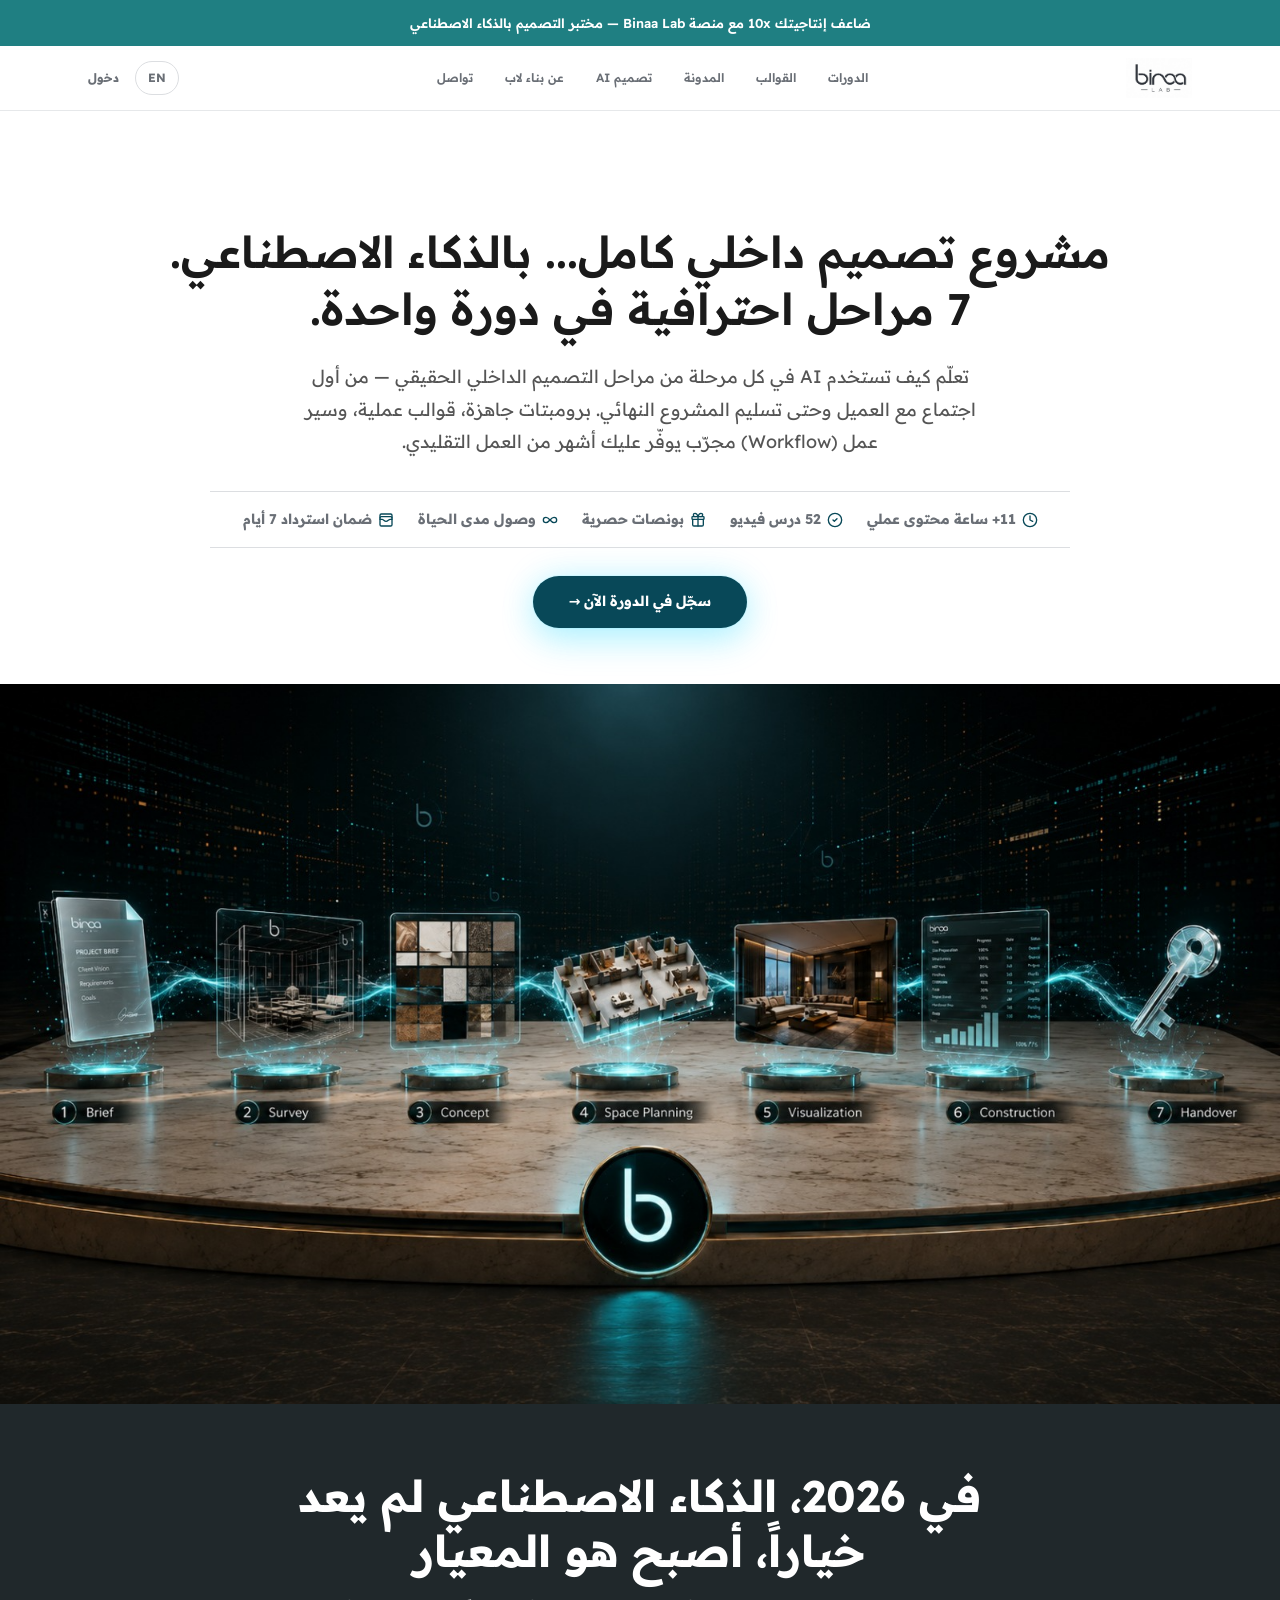
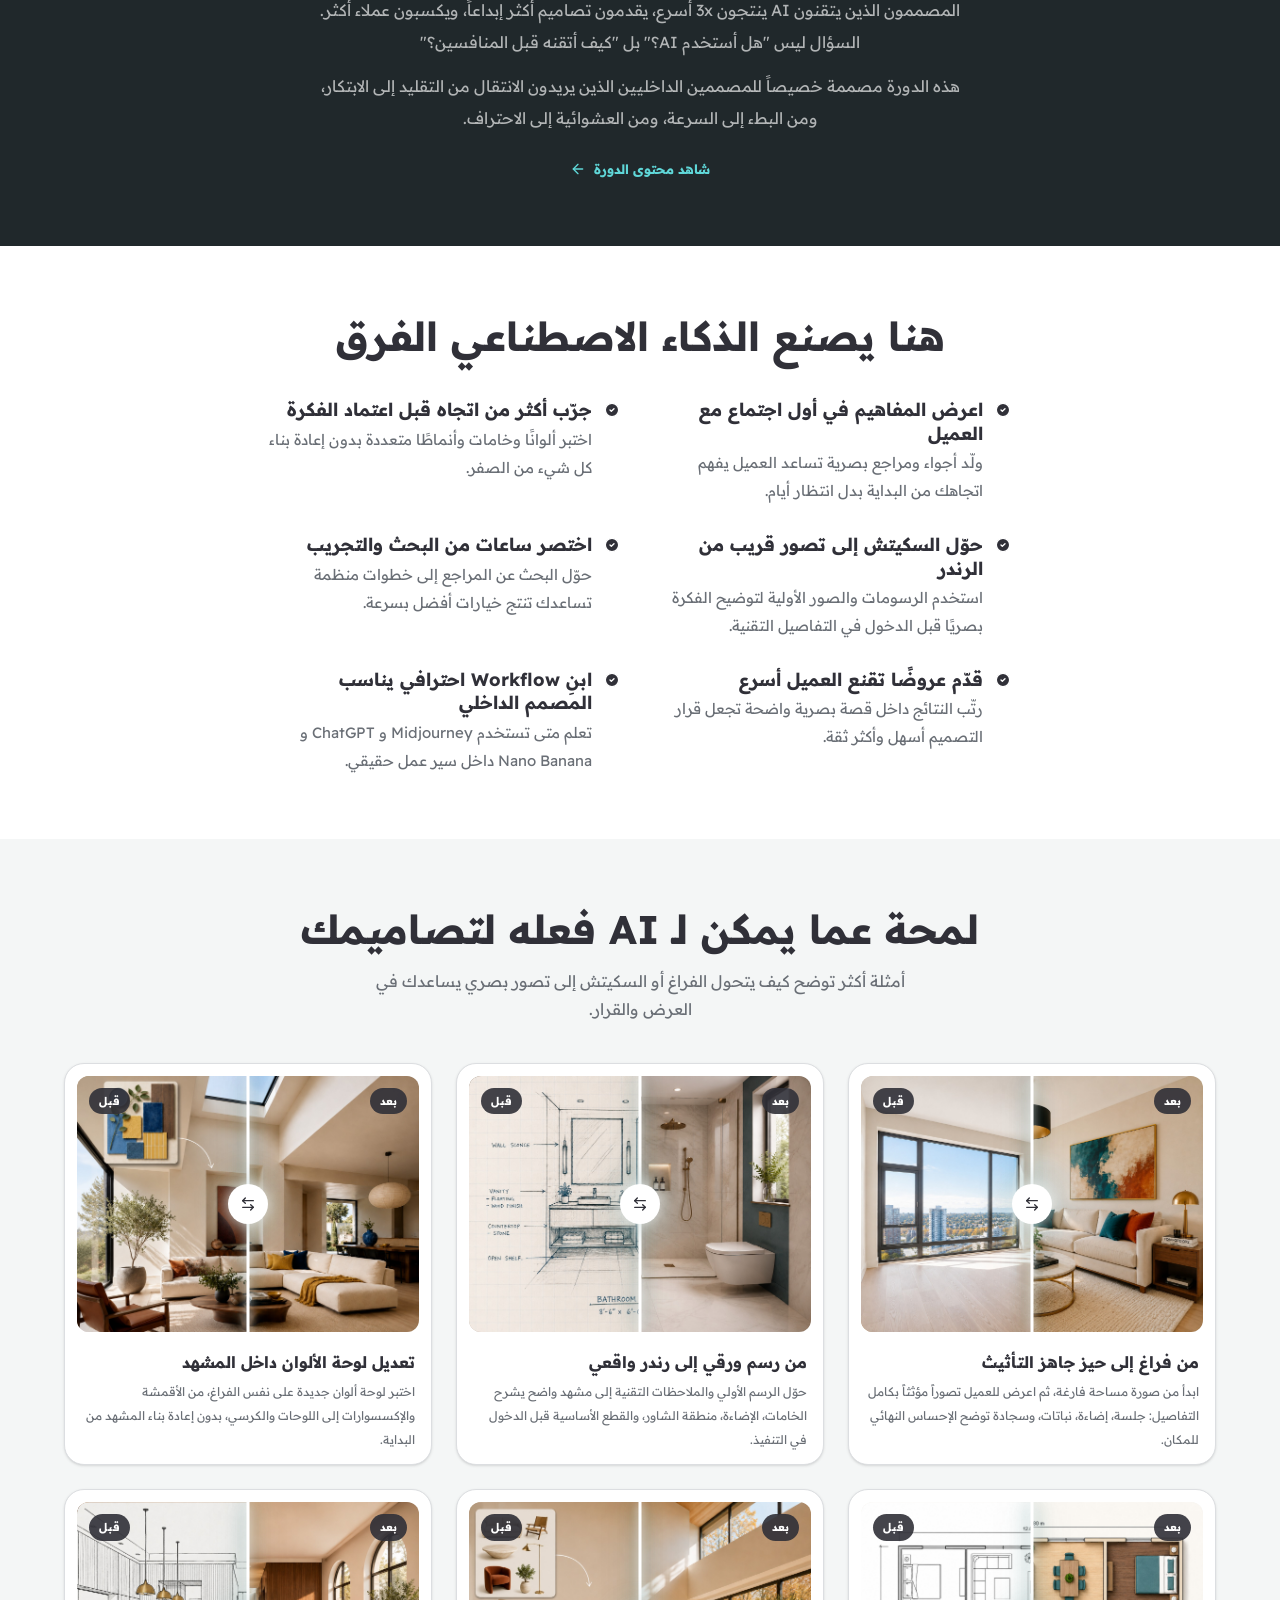
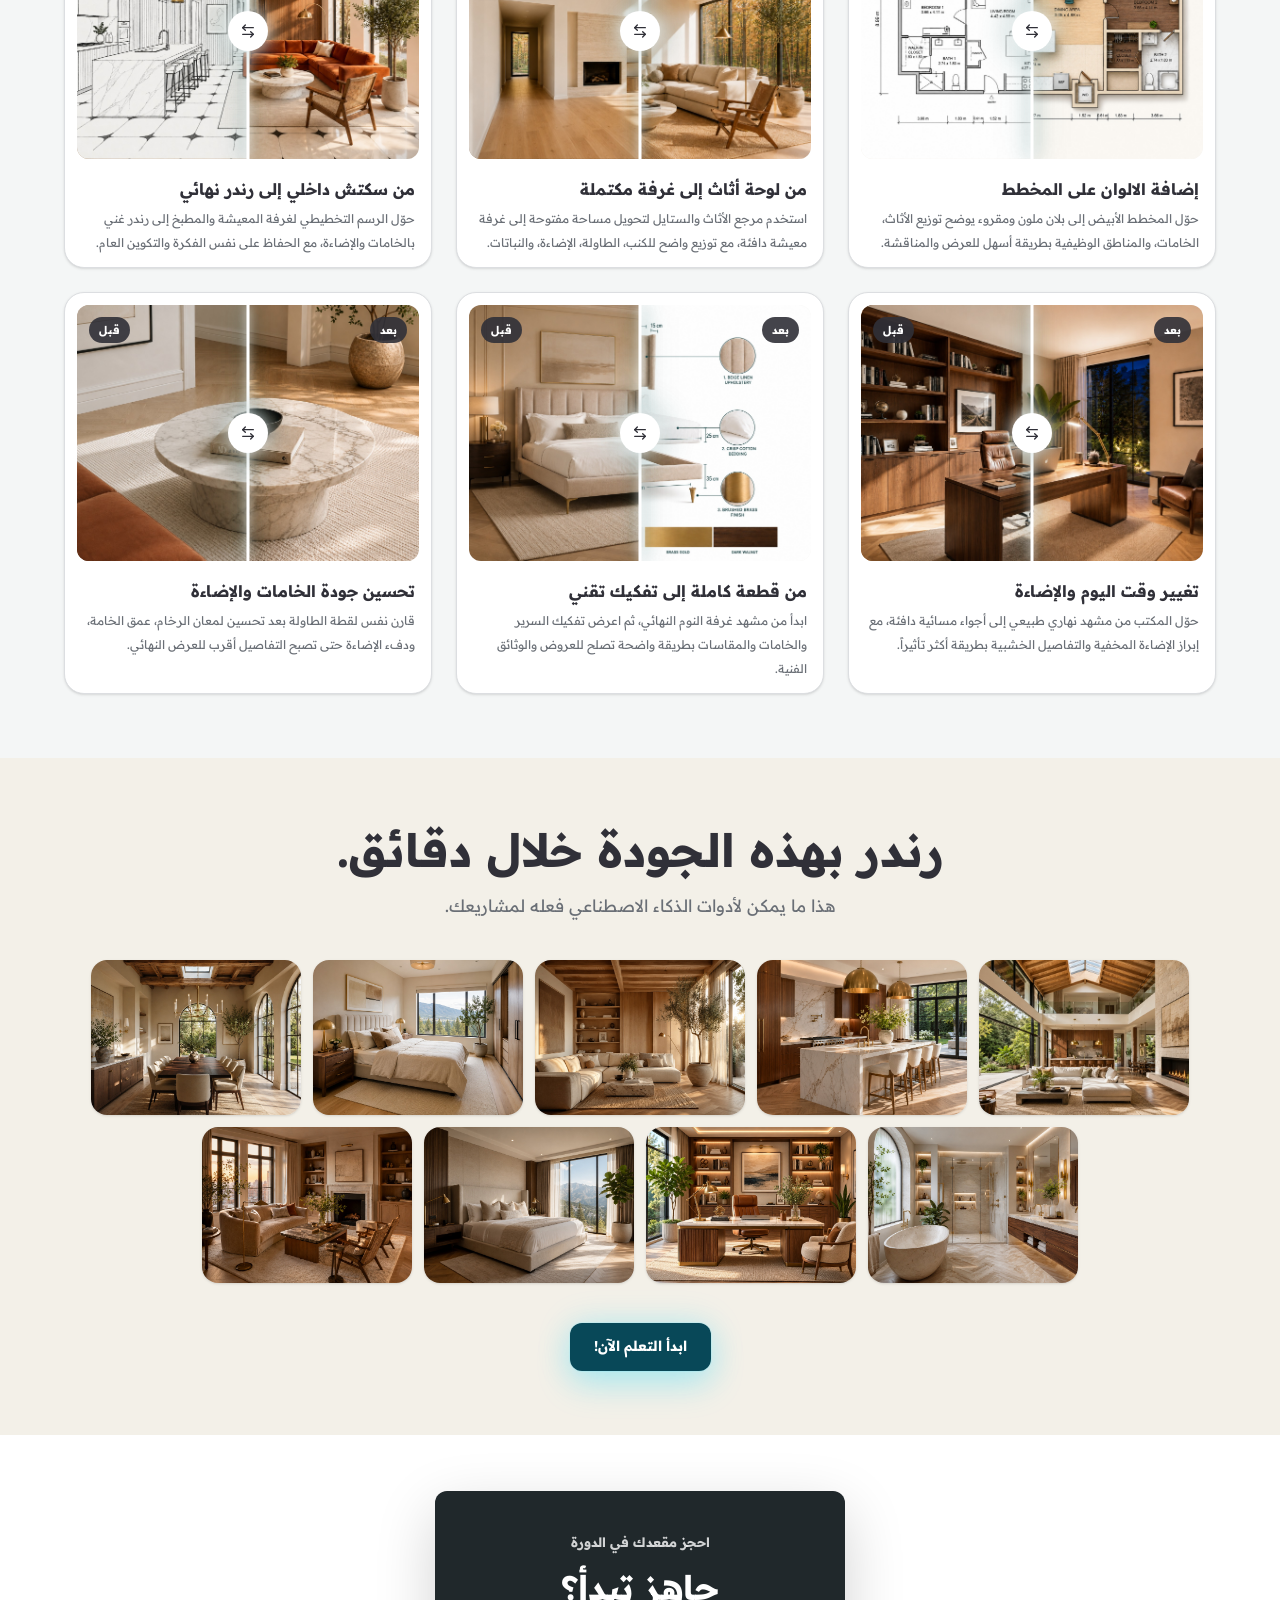
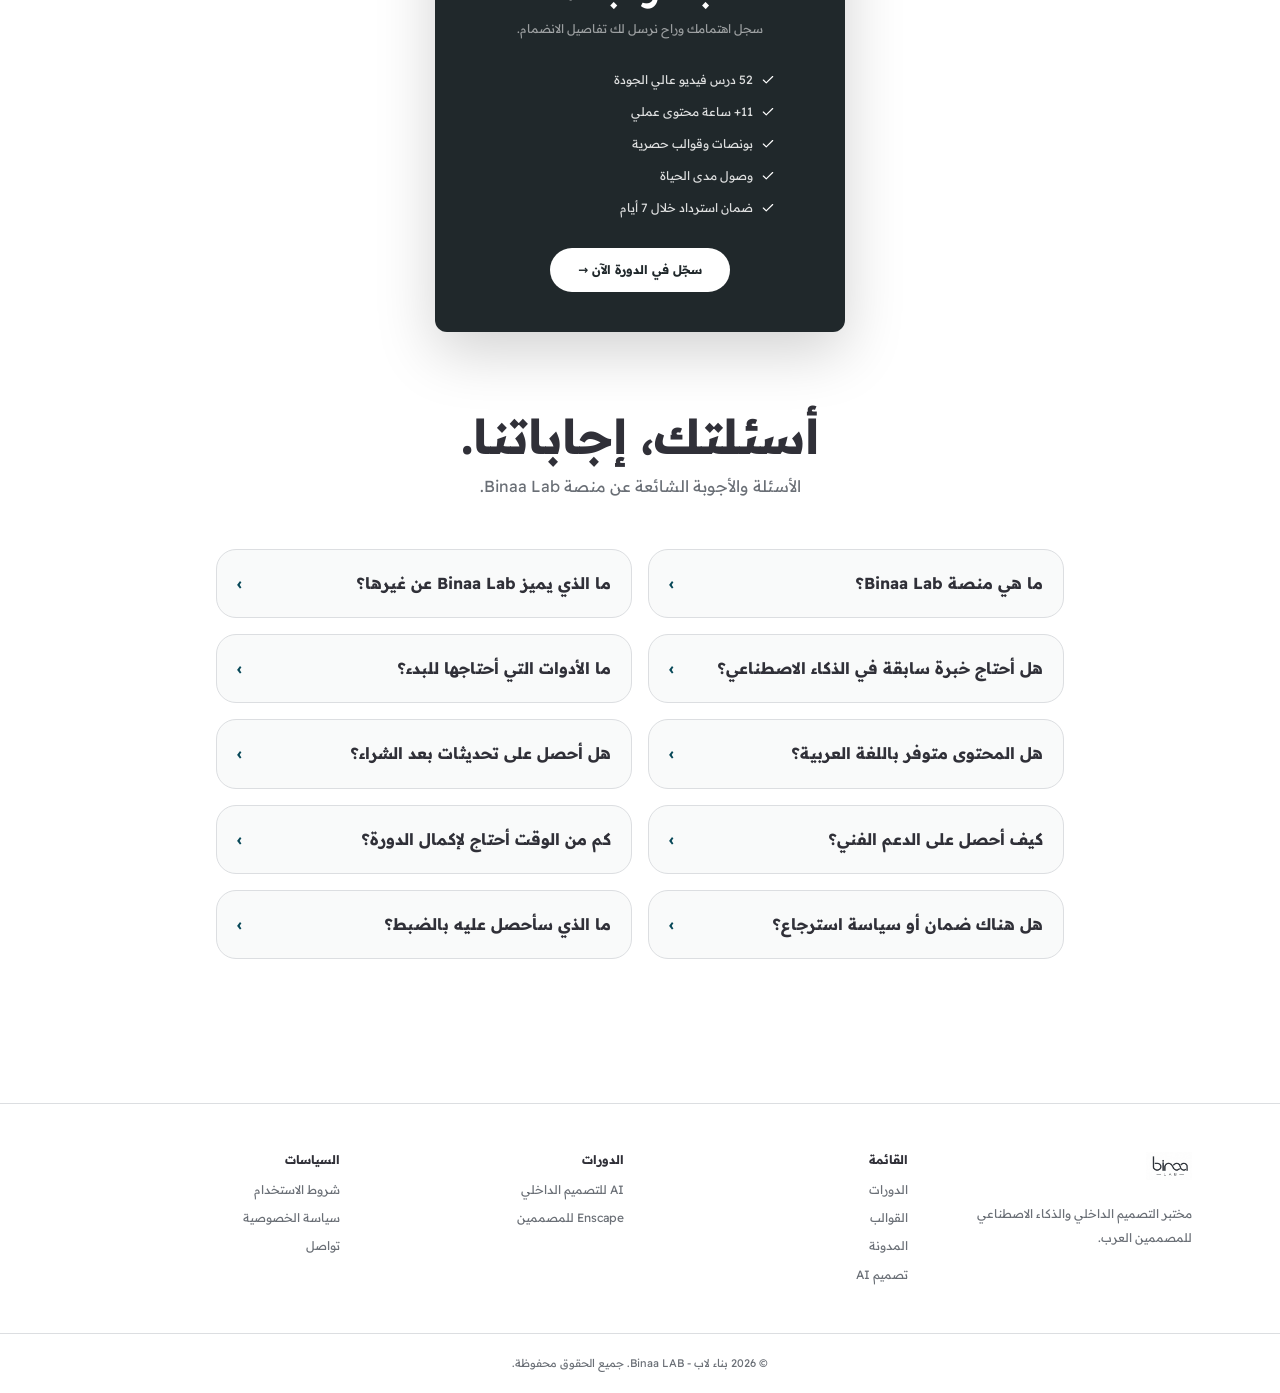
<file: index.html>
<!DOCTYPE html><!--EwN4Cjyn_r3hkE9xV3_Ey--><html lang="ar" dir="rtl"><head><meta charSet="utf-8"/><meta name="viewport" content="width=device-width, initial-scale=1"/><link rel="preload" as="image" href="/assets/binaa-wordmark.png"/><link rel="preload" as="image" href="/assets/home-process-banner.png"/><link rel="preload" as="image" href="/assets/ba-01-after-furnished-room.png"/><link rel="preload" as="image" href="/assets/ba-01-before-empty-room.png"/><link rel="preload" as="image" href="/assets/ba-02-after-bathroom-render.png"/><link rel="preload" as="image" href="/assets/ba-02-before-bathroom-sketch.png"/><link rel="preload" as="image" href="/assets/ba-03-after-color-variant.png"/><link rel="preload" as="image" href="/assets/ba-03-before-palette-room.png"/><link rel="preload" as="image" href="/assets/ba-04-after-floorplan-colored.png"/><link rel="preload" as="image" href="/assets/ba-04-before-floorplan-line.png"/><link rel="stylesheet" href="/_next/static/css/7488c791b925ef96.css" data-precedence="next"/><link rel="preload" as="script" fetchPriority="low" href="/_next/static/chunks/webpack-a838c8ca549dcc86.js"/><script src="/_next/static/chunks/4bd1b696-c023c6e3521b1417.js" async=""></script><script src="/_next/static/chunks/255-eb4aecc3ff015961.js" async=""></script><script src="/_next/static/chunks/main-app-ebe32dee2a16c26a.js" async=""></script><script src="/_next/static/chunks/app/layout-0f02dc0194362ed7.js" async=""></script><script src="/_next/static/chunks/341-deacf856971739ff.js" async=""></script><script src="/_next/static/chunks/923-3ef30d67379536fb.js" async=""></script><script src="/_next/static/chunks/942-0cb348a8f43d8602.js" async=""></script><script src="/_next/static/chunks/510-4171b8134e9dadf8.js" async=""></script><script src="/_next/static/chunks/app/page-607cf86d2c093fbf.js" async=""></script><link rel="preload" as="image" href="/assets/ba-05-after-furnished-living.png"/><link rel="preload" as="image" href="/assets/ba-05-before-furniture-board.png"/><link rel="preload" as="image" href="/assets/ba-06-after-kitchen-render.png"/><link rel="preload" as="image" href="/assets/ba-06-before-kitchen-sketch.png"/><link rel="preload" as="image" href="/assets/ba-07-after-office-night.png"/><link rel="preload" as="image" href="/assets/ba-07-before-office-day.png"/><link rel="preload" as="image" href="/assets/ba-08-before-bed-spec.png"/><link rel="preload" as="image" href="/assets/ba-08-after-bedroom-render.png"/><link rel="preload" as="image" href="/assets/ba-09-after-table-detail.png"/><link rel="preload" as="image" href="/assets/ba-09-before-table-detail.png"/><link rel="preconnect" href="https://fonts.googleapis.com"/><link rel="preconnect" href="https://fonts.gstatic.com" crossorigin="anonymous"/><title>binaa LAB - مختبر التصميم الداخلي بالذكاء الاصطناعي</title><meta name="description" content="تعلم كيف يستخدم مصممو الديكور الذكاء الاصطناعي لتوفير الوقت وتقديم تصاميم أفضل وتوسيع أعمالهم."/><meta property="og:title" content="binaa LAB - الذكاء الاصطناعي لمصممي الديكور"/><meta property="og:description" content="دورة عملية لمصممي الديكور الداخلي لاستخدام AI في توليد الأفكار، الرندر، والعروض."/><meta property="og:type" content="website"/><meta name="twitter:card" content="summary"/><meta name="twitter:title" content="binaa LAB - الذكاء الاصطناعي لمصممي الديكور"/><meta name="twitter:description" content="دورة عملية لمصممي الديكور الداخلي لاستخدام AI في توليد الأفكار، الرندر، والعروض."/><link href="https://fonts.googleapis.com/css2?family=Readex+Pro:wght@300;400;500;600;700&amp;display=swap" rel="stylesheet"/><script src="/_next/static/chunks/polyfills-42372ed130431b0a.js" noModule=""></script></head><body><div hidden=""><!--$--><!--/$--></div><div class="min-h-screen bg-background text-foreground" dir="rtl"><div class="bg-[#1f7f82] px-4 py-3 text-center text-[13px] font-semibold text-white">ضاعف إنتاجيتك 10x مع منصة Binaa Lab — مختبر التصميم بالذكاء الاصطناعي</div><header class="border-b border-border/70 bg-background"><nav class="mx-auto flex max-w-6xl items-center justify-between px-4 py-2.5 sm:px-6 md:py-3"><div class="flex w-full items-center justify-between gap-4 md:hidden"><button type="button" aria-label="دخول" class="inline-flex h-9 w-9 items-center justify-center rounded-full border border-border text-foreground transition hover:border-coral hover:text-coral" aria-haspopup="dialog" aria-expanded="false" data-state="closed"><svg xmlns="http://www.w3.org/2000/svg" width="24" height="24" viewBox="0 0 24 24" fill="none" stroke="currentColor" stroke-width="2" stroke-linecap="round" stroke-linejoin="round" class="lucide lucide-user-round h-4 w-4" aria-hidden="true"><circle cx="12" cy="8" r="5"></circle><path d="M20 21a8 8 0 0 0-16 0"></path></svg></button><a aria-label="binaa LAB" class="flex items-center justify-center" href="/"><img src="/assets/binaa-wordmark.png" alt="binaa LAB" class="h-10 w-auto object-contain"/></a><button type="button" aria-label="فتح القائمة" class="inline-flex h-9 w-9 items-center justify-center rounded-full border border-border text-foreground transition hover:border-coral hover:text-coral" aria-haspopup="dialog" aria-expanded="false" data-state="closed"><svg xmlns="http://www.w3.org/2000/svg" width="24" height="24" viewBox="0 0 24 24" fill="none" stroke="currentColor" stroke-width="2" stroke-linecap="round" stroke-linejoin="round" class="lucide lucide-menu h-4 w-4" aria-hidden="true"><path d="M4 5h16"></path><path d="M4 12h16"></path><path d="M4 19h16"></path></svg></button></div><a aria-label="binaa LAB" class="hidden items-center md:flex" href="/"><img src="/assets/binaa-wordmark.png" alt="binaa LAB" class="h-10 w-auto object-contain"/></a><ul class="hidden items-center gap-8 text-[12px] font-semibold text-muted-foreground md:flex"><li><a class="transition hover:text-coral" href="/courses">الدورات</a></li><li><a class="transition hover:text-coral" href="/templates">القوالب</a></li><li><a class="transition hover:text-coral" href="/blog">المدونة</a></li><li><a class="transition hover:text-coral" href="/ai-design">تصميم AI</a></li><li><a class="transition hover:text-coral" href="/about">عن بناء لاب</a></li><li><a class="transition hover:text-coral" href="/contact">تواصل</a></li></ul><div class="hidden items-center gap-4 md:flex"><button type="button" class="rounded-full border border-border px-3 py-1.5 text-[12px] font-bold text-muted-foreground transition hover:border-coral hover:text-coral">EN</button><button type="button" class="text-[12px] font-bold text-muted-foreground transition hover:text-coral" aria-haspopup="dialog" aria-expanded="false" data-state="closed">دخول</button></div></nav></header><main><section class="mx-auto max-w-[1320px] px-4 pb-14 pt-14 text-center sm:px-6 sm:pt-24 lg:pt-28"><h1 class="hero-title mx-auto max-w-[1120px]">مشروع تصميم داخلي كامل... بالذكاء الاصطناعي.<span class="block">7 مراحل احترافية في دورة واحدة.</span></h1><p class="hero-description">تعلّم كيف تستخدم AI في كل مرحلة من مراحل التصميم الداخلي الحقيقي — من أول اجتماع مع العميل وحتى تسليم المشروع النهائي. برومبتات جاهزة، قوالب عملية، وسير عمل (Workflow) مجرّب يوفّر عليك أشهر من العمل التقليدي.</p><div class="mx-auto mt-7 flex max-w-[860px] flex-wrap items-center justify-center gap-x-6 gap-y-3 border-y border-border py-4 text-[12px] font-bold text-muted-foreground sm:text-[14px]"><span class="inline-flex items-center gap-1.5"><svg xmlns="http://www.w3.org/2000/svg" width="24" height="24" viewBox="0 0 24 24" fill="none" stroke="currentColor" stroke-width="2" stroke-linecap="round" stroke-linejoin="round" class="lucide lucide-clock h-4 w-4 text-coral" aria-hidden="true"><circle cx="12" cy="12" r="10"></circle><path d="M12 6v6l4 2"></path></svg>11+ ساعة محتوى عملي</span><span class="inline-flex items-center gap-1.5"><svg xmlns="http://www.w3.org/2000/svg" width="24" height="24" viewBox="0 0 24 24" fill="none" stroke="currentColor" stroke-width="2" stroke-linecap="round" stroke-linejoin="round" class="lucide lucide-circle-check h-4 w-4 text-coral" aria-hidden="true"><circle cx="12" cy="12" r="10"></circle><path d="m9 12 2 2 4-4"></path></svg>52 درس فيديو</span><span class="inline-flex items-center gap-1.5"><svg xmlns="http://www.w3.org/2000/svg" width="24" height="24" viewBox="0 0 24 24" fill="none" stroke="currentColor" stroke-width="2" stroke-linecap="round" stroke-linejoin="round" class="lucide lucide-gift h-4 w-4 text-coral" aria-hidden="true"><path d="M12 7v14"></path><path d="M20 11v8a2 2 0 0 1-2 2H6a2 2 0 0 1-2-2v-8"></path><path d="M7.5 7a1 1 0 0 1 0-5A4.8 8 0 0 1 12 7a4.8 8 0 0 1 4.5-5 1 1 0 0 1 0 5"></path><rect x="3" y="7" width="18" height="4" rx="1"></rect></svg>بونصات حصرية</span><span class="inline-flex items-center gap-1.5"><svg xmlns="http://www.w3.org/2000/svg" width="24" height="24" viewBox="0 0 24 24" fill="none" stroke="currentColor" stroke-width="2" stroke-linecap="round" stroke-linejoin="round" class="lucide lucide-infinity h-4 w-4 text-coral" aria-hidden="true"><path d="M6 16c5 0 7-8 12-8a4 4 0 0 1 0 8c-5 0-7-8-12-8a4 4 0 1 0 0 8"></path></svg>وصول مدى الحياة</span><span class="inline-flex items-center gap-1.5"><svg xmlns="http://www.w3.org/2000/svg" width="24" height="24" viewBox="0 0 24 24" fill="none" stroke="currentColor" stroke-width="2" stroke-linecap="round" stroke-linejoin="round" class="lucide lucide-wallet-cards h-4 w-4 text-coral" aria-hidden="true"><rect width="18" height="18" x="3" y="3" rx="2"></rect><path d="M3 9a2 2 0 0 1 2-2h14a2 2 0 0 1 2 2"></path><path d="M3 11h3c.8 0 1.6.3 2.1.9l1.1.9c1.6 1.6 4.1 1.6 5.7 0l1.1-.9c.5-.5 1.3-.9 2.1-.9H21"></path></svg>ضمان استرداد 7 أيام</span></div><a class="turquoise-glow-btn mt-7 inline-flex items-center justify-center rounded-full bg-coral px-9 py-3.5 text-[14px] font-bold text-white transition hover:bg-coral/90" href="/contact">سجّل في الدورة الآن →</a></section><section class="w-full overflow-hidden"><img src="/assets/home-process-banner.png" alt="binaa LAB design workflow" class="block aspect-[16/9] w-full object-cover"/></section><section class="bg-[#20282b] px-4 py-14 text-center text-white sm:py-16"><div class="mx-auto max-w-[690px]"><h2 class="text-[30px] font-bold leading-tight sm:text-[44px]">في 2026، الذكاء الاصطناعي لم يعد خياراً، أصبح هو المعيار</h2><p class="mx-auto mt-4 max-w-[650px] text-[14px] leading-7 text-white/65 sm:text-[16px] sm:leading-8">المصممون الذين يتقنون AI ينتجون 3x أسرع، يقدمون تصاميم أكثر إبداعاً، ويكسبون عملاء أكثر. السؤال ليس &quot;هل أستخدم AI؟&quot; بل &quot;كيف أتقنه قبل المنافسين؟&quot;</p><p class="mx-auto mt-3 max-w-[650px] text-[14px] leading-7 text-white/65 sm:text-[16px] sm:leading-8">هذه الدورة مصممة خصيصاً للمصممين الداخليين الذين يريدون الانتقال من التقليد إلى الابتكار، ومن البطء إلى السرعة، ومن العشوائية إلى الاحتراف.</p><a class="mt-6 inline-flex items-center gap-2 text-[13px] font-bold text-[#5fd7d8] transition hover:text-[#8ee8e8]" href="/courses">شاهد محتوى الدورة<svg xmlns="http://www.w3.org/2000/svg" width="24" height="24" viewBox="0 0 24 24" fill="none" stroke="currentColor" stroke-width="2" stroke-linecap="round" stroke-linejoin="round" class="lucide lucide-arrow-left h-4 w-4" aria-hidden="true"><path d="m12 19-7-7 7-7"></path><path d="M19 12H5"></path></svg></a></div></section><section class="mx-auto max-w-[790px] px-4 py-14 text-center sm:px-6 sm:py-16"><h2 class="text-[28px] font-bold sm:text-[40px]">هنا يصنع الذكاء الاصطناعي الفرق</h2><div class="mt-9 grid gap-x-10 gap-y-7 text-right sm:grid-cols-2"><article class="grid grid-cols-[auto_1fr] gap-3"><svg xmlns="http://www.w3.org/2000/svg" width="24" height="24" viewBox="0 0 24 24" fill="none" stroke="currentColor" stroke-width="2" stroke-linecap="round" stroke-linejoin="round" class="lucide lucide-circle-check mt-1 h-4 w-4 fill-foreground text-background" aria-hidden="true"><circle cx="12" cy="12" r="10"></circle><path d="m9 12 2 2 4-4"></path></svg><div><h3 class="text-[16px] font-bold sm:text-[18px]">اعرض المفاهيم في أول اجتماع مع العميل</h3><p class="mt-1 text-[13px] leading-6 text-muted-foreground sm:text-[15px] sm:leading-7">ولّد أجواء ومراجع بصرية تساعد العميل يفهم اتجاهك من البداية بدل انتظار أيام.</p></div></article><article class="grid grid-cols-[auto_1fr] gap-3"><svg xmlns="http://www.w3.org/2000/svg" width="24" height="24" viewBox="0 0 24 24" fill="none" stroke="currentColor" stroke-width="2" stroke-linecap="round" stroke-linejoin="round" class="lucide lucide-circle-check mt-1 h-4 w-4 fill-foreground text-background" aria-hidden="true"><circle cx="12" cy="12" r="10"></circle><path d="m9 12 2 2 4-4"></path></svg><div><h3 class="text-[16px] font-bold sm:text-[18px]">جرّب أكثر من اتجاه قبل اعتماد الفكرة</h3><p class="mt-1 text-[13px] leading-6 text-muted-foreground sm:text-[15px] sm:leading-7">اختبر ألوانًا وخامات وأنماطًا متعددة بدون إعادة بناء كل شيء من الصفر.</p></div></article><article class="grid grid-cols-[auto_1fr] gap-3"><svg xmlns="http://www.w3.org/2000/svg" width="24" height="24" viewBox="0 0 24 24" fill="none" stroke="currentColor" stroke-width="2" stroke-linecap="round" stroke-linejoin="round" class="lucide lucide-circle-check mt-1 h-4 w-4 fill-foreground text-background" aria-hidden="true"><circle cx="12" cy="12" r="10"></circle><path d="m9 12 2 2 4-4"></path></svg><div><h3 class="text-[16px] font-bold sm:text-[18px]">حوّل السكيتش إلى تصور قريب من الرندر</h3><p class="mt-1 text-[13px] leading-6 text-muted-foreground sm:text-[15px] sm:leading-7">استخدم الرسومات والصور الأولية لتوضيح الفكرة بصريًا قبل الدخول في التفاصيل التقنية.</p></div></article><article class="grid grid-cols-[auto_1fr] gap-3"><svg xmlns="http://www.w3.org/2000/svg" width="24" height="24" viewBox="0 0 24 24" fill="none" stroke="currentColor" stroke-width="2" stroke-linecap="round" stroke-linejoin="round" class="lucide lucide-circle-check mt-1 h-4 w-4 fill-foreground text-background" aria-hidden="true"><circle cx="12" cy="12" r="10"></circle><path d="m9 12 2 2 4-4"></path></svg><div><h3 class="text-[16px] font-bold sm:text-[18px]">اختصر ساعات من البحث والتجريب</h3><p class="mt-1 text-[13px] leading-6 text-muted-foreground sm:text-[15px] sm:leading-7">حوّل البحث عن المراجع إلى خطوات منظمة تساعدك تنتج خيارات أفضل بسرعة.</p></div></article><article class="grid grid-cols-[auto_1fr] gap-3"><svg xmlns="http://www.w3.org/2000/svg" width="24" height="24" viewBox="0 0 24 24" fill="none" stroke="currentColor" stroke-width="2" stroke-linecap="round" stroke-linejoin="round" class="lucide lucide-circle-check mt-1 h-4 w-4 fill-foreground text-background" aria-hidden="true"><circle cx="12" cy="12" r="10"></circle><path d="m9 12 2 2 4-4"></path></svg><div><h3 class="text-[16px] font-bold sm:text-[18px]">قدّم عروضًا تقنع العميل أسرع</h3><p class="mt-1 text-[13px] leading-6 text-muted-foreground sm:text-[15px] sm:leading-7">رتّب النتائج داخل قصة بصرية واضحة تجعل قرار التصميم أسهل وأكثر ثقة.</p></div></article><article class="grid grid-cols-[auto_1fr] gap-3"><svg xmlns="http://www.w3.org/2000/svg" width="24" height="24" viewBox="0 0 24 24" fill="none" stroke="currentColor" stroke-width="2" stroke-linecap="round" stroke-linejoin="round" class="lucide lucide-circle-check mt-1 h-4 w-4 fill-foreground text-background" aria-hidden="true"><circle cx="12" cy="12" r="10"></circle><path d="m9 12 2 2 4-4"></path></svg><div><h3 class="text-[16px] font-bold sm:text-[18px]">ابنِ Workflow احترافي يناسب المصمم الداخلي</h3><p class="mt-1 text-[13px] leading-6 text-muted-foreground sm:text-[15px] sm:leading-7">تعلم متى تستخدم Midjourney و ChatGPT و Nano Banana داخل سير عمل حقيقي.</p></div></article></div></section><section class="bg-[#f4f6f6] px-4 py-14 sm:py-16"><div class="mx-auto max-w-6xl"><div class="text-center"><h2 class="text-[28px] font-bold sm:text-[40px]">لمحة عما يمكن لـ AI فعله لتصاميمك</h2><p class="mx-auto mt-3 max-w-[560px] text-[14px] leading-7 text-muted-foreground sm:text-[16px]">أمثلة أكثر توضح كيف يتحول الفراغ أو السكيتش إلى تصور بصري يساعدك في العرض والقرار.</p></div><div class="mt-10 grid gap-6 md:grid-cols-2 xl:grid-cols-3"><article class="rounded-2xl border border-border bg-background p-3 text-right shadow-sm transition duration-300 hover:-translate-y-1 hover:shadow-[0_18px_45px_rgba(26,95,95,0.12)]"><div dir="ltr" class="relative aspect-[4/3] w-full cursor-ew-resize touch-none select-none overflow-hidden rounded-lg bg-[#f7f6f2] "><img src="/assets/ba-01-after-furnished-room.png" alt="من فراغ إلى حيز جاهز التأثيث" draggable="false" class="absolute inset-0 h-full w-full object-contain"/><div class="absolute inset-0 overflow-hidden" style="clip-path:inset(0 50% 0 0)"><img src="/assets/ba-01-before-empty-room.png" alt="من فراغ إلى حيز جاهز التأثيث" draggable="false" class="absolute inset-0 h-full w-full object-contain"/></div><span class="absolute left-3 top-3 rounded-full bg-[#303038]/90 px-2.5 py-1 text-[11px] font-bold text-white">قبل</span><span class="absolute right-3 top-3 rounded-full bg-[#303038]/90 px-2.5 py-1 text-[11px] font-bold text-white">بعد</span><div class="pointer-events-none absolute inset-y-0 w-[3px] bg-white shadow-[0_0_8px_rgba(255,255,255,0.95),0_0_18px_rgba(26,95,95,0.75),0_0_36px_rgba(26,95,95,0.45)]" style="left:50%;transform:translateX(-50%)"></div><div class="pointer-events-none absolute top-1/2 flex h-10 w-10 -translate-x-1/2 -translate-y-1/2 items-center justify-center rounded-full bg-white text-foreground shadow-[0_0_18px_rgba(255,255,255,0.95),0_0_34px_rgba(26,95,95,0.45)]" style="left:50%"><svg xmlns="http://www.w3.org/2000/svg" width="24" height="24" viewBox="0 0 24 24" fill="none" stroke="currentColor" stroke-width="2" stroke-linecap="round" stroke-linejoin="round" class="lucide lucide-arrow-left-right h-4 w-4" aria-hidden="true"><path d="M8 3 4 7l4 4"></path><path d="M4 7h16"></path><path d="m16 21 4-4-4-4"></path><path d="M20 17H4"></path></svg></div></div><h3 class="mt-4 px-1 text-[16px] font-bold leading-7">من فراغ إلى حيز جاهز التأثيث</h3><p class="mt-1 px-1 text-[12px] leading-6 text-muted-foreground">ابدأ من صورة مساحة فارغة، ثم اعرض للعميل تصوراً مؤثثاً بكامل التفاصيل: جلسة، إضاءة، نباتات، وسجادة توضح الإحساس النهائي للمكان.</p></article><article class="rounded-2xl border border-border bg-background p-3 text-right shadow-sm transition duration-300 hover:-translate-y-1 hover:shadow-[0_18px_45px_rgba(26,95,95,0.12)]"><div dir="ltr" class="relative aspect-[4/3] w-full cursor-ew-resize touch-none select-none overflow-hidden rounded-lg bg-[#f7f6f2] "><img src="/assets/ba-02-after-bathroom-render.png" alt="من رسم ورقي إلى رندر واقعي" draggable="false" class="absolute inset-0 h-full w-full object-contain"/><div class="absolute inset-0 overflow-hidden" style="clip-path:inset(0 50% 0 0)"><img src="/assets/ba-02-before-bathroom-sketch.png" alt="من رسم ورقي إلى رندر واقعي" draggable="false" class="absolute inset-0 h-full w-full object-contain"/></div><span class="absolute left-3 top-3 rounded-full bg-[#303038]/90 px-2.5 py-1 text-[11px] font-bold text-white">قبل</span><span class="absolute right-3 top-3 rounded-full bg-[#303038]/90 px-2.5 py-1 text-[11px] font-bold text-white">بعد</span><div class="pointer-events-none absolute inset-y-0 w-[3px] bg-white shadow-[0_0_8px_rgba(255,255,255,0.95),0_0_18px_rgba(26,95,95,0.75),0_0_36px_rgba(26,95,95,0.45)]" style="left:50%;transform:translateX(-50%)"></div><div class="pointer-events-none absolute top-1/2 flex h-10 w-10 -translate-x-1/2 -translate-y-1/2 items-center justify-center rounded-full bg-white text-foreground shadow-[0_0_18px_rgba(255,255,255,0.95),0_0_34px_rgba(26,95,95,0.45)]" style="left:50%"><svg xmlns="http://www.w3.org/2000/svg" width="24" height="24" viewBox="0 0 24 24" fill="none" stroke="currentColor" stroke-width="2" stroke-linecap="round" stroke-linejoin="round" class="lucide lucide-arrow-left-right h-4 w-4" aria-hidden="true"><path d="M8 3 4 7l4 4"></path><path d="M4 7h16"></path><path d="m16 21 4-4-4-4"></path><path d="M20 17H4"></path></svg></div></div><h3 class="mt-4 px-1 text-[16px] font-bold leading-7">من رسم ورقي إلى رندر واقعي</h3><p class="mt-1 px-1 text-[12px] leading-6 text-muted-foreground">حوّل الرسم الأولي والملاحظات التقنية إلى مشهد واضح يشرح الخامات، الإضاءة، منطقة الشاور، والقطع الأساسية قبل الدخول في التنفيذ.</p></article><article class="rounded-2xl border border-border bg-background p-3 text-right shadow-sm transition duration-300 hover:-translate-y-1 hover:shadow-[0_18px_45px_rgba(26,95,95,0.12)]"><div dir="ltr" class="relative aspect-[4/3] w-full cursor-ew-resize touch-none select-none overflow-hidden rounded-lg bg-[#f7f6f2] "><img src="/assets/ba-03-after-color-variant.png" alt="تعديل لوحة الألوان داخل المشهد" draggable="false" class="absolute inset-0 h-full w-full object-contain"/><div class="absolute inset-0 overflow-hidden" style="clip-path:inset(0 50% 0 0)"><img src="/assets/ba-03-before-palette-room.png" alt="تعديل لوحة الألوان داخل المشهد" draggable="false" class="absolute inset-0 h-full w-full object-contain"/></div><span class="absolute left-3 top-3 rounded-full bg-[#303038]/90 px-2.5 py-1 text-[11px] font-bold text-white">قبل</span><span class="absolute right-3 top-3 rounded-full bg-[#303038]/90 px-2.5 py-1 text-[11px] font-bold text-white">بعد</span><div class="pointer-events-none absolute inset-y-0 w-[3px] bg-white shadow-[0_0_8px_rgba(255,255,255,0.95),0_0_18px_rgba(26,95,95,0.75),0_0_36px_rgba(26,95,95,0.45)]" style="left:50%;transform:translateX(-50%)"></div><div class="pointer-events-none absolute top-1/2 flex h-10 w-10 -translate-x-1/2 -translate-y-1/2 items-center justify-center rounded-full bg-white text-foreground shadow-[0_0_18px_rgba(255,255,255,0.95),0_0_34px_rgba(26,95,95,0.45)]" style="left:50%"><svg xmlns="http://www.w3.org/2000/svg" width="24" height="24" viewBox="0 0 24 24" fill="none" stroke="currentColor" stroke-width="2" stroke-linecap="round" stroke-linejoin="round" class="lucide lucide-arrow-left-right h-4 w-4" aria-hidden="true"><path d="M8 3 4 7l4 4"></path><path d="M4 7h16"></path><path d="m16 21 4-4-4-4"></path><path d="M20 17H4"></path></svg></div></div><h3 class="mt-4 px-1 text-[16px] font-bold leading-7">تعديل لوحة الألوان داخل المشهد</h3><p class="mt-1 px-1 text-[12px] leading-6 text-muted-foreground">اختبر لوحة ألوان جديدة على نفس الفراغ، من الأقمشة والإكسسوارات إلى اللوحات والكرسي، بدون إعادة بناء المشهد من البداية.</p></article><article class="rounded-2xl border border-border bg-background p-3 text-right shadow-sm transition duration-300 hover:-translate-y-1 hover:shadow-[0_18px_45px_rgba(26,95,95,0.12)]"><div dir="ltr" class="relative aspect-[4/3] w-full cursor-ew-resize touch-none select-none overflow-hidden rounded-lg bg-[#f7f6f2] "><img src="/assets/ba-04-after-floorplan-colored.png" alt="إضافة الالوان على المخطط" draggable="false" class="absolute inset-0 h-full w-full object-contain"/><div class="absolute inset-0 overflow-hidden" style="clip-path:inset(0 50% 0 0)"><img src="/assets/ba-04-before-floorplan-line.png" alt="إضافة الالوان على المخطط" draggable="false" class="absolute inset-0 h-full w-full object-contain"/></div><span class="absolute left-3 top-3 rounded-full bg-[#303038]/90 px-2.5 py-1 text-[11px] font-bold text-white">قبل</span><span class="absolute right-3 top-3 rounded-full bg-[#303038]/90 px-2.5 py-1 text-[11px] font-bold text-white">بعد</span><div class="pointer-events-none absolute inset-y-0 w-[3px] bg-white shadow-[0_0_8px_rgba(255,255,255,0.95),0_0_18px_rgba(26,95,95,0.75),0_0_36px_rgba(26,95,95,0.45)]" style="left:50%;transform:translateX(-50%)"></div><div class="pointer-events-none absolute top-1/2 flex h-10 w-10 -translate-x-1/2 -translate-y-1/2 items-center justify-center rounded-full bg-white text-foreground shadow-[0_0_18px_rgba(255,255,255,0.95),0_0_34px_rgba(26,95,95,0.45)]" style="left:50%"><svg xmlns="http://www.w3.org/2000/svg" width="24" height="24" viewBox="0 0 24 24" fill="none" stroke="currentColor" stroke-width="2" stroke-linecap="round" stroke-linejoin="round" class="lucide lucide-arrow-left-right h-4 w-4" aria-hidden="true"><path d="M8 3 4 7l4 4"></path><path d="M4 7h16"></path><path d="m16 21 4-4-4-4"></path><path d="M20 17H4"></path></svg></div></div><h3 class="mt-4 px-1 text-[16px] font-bold leading-7">إضافة الالوان على المخطط</h3><p class="mt-1 px-1 text-[12px] leading-6 text-muted-foreground">حوّل المخطط الأبيض إلى بلان ملون ومقروء يوضح توزيع الأثاث، الخامات، والمناطق الوظيفية بطريقة أسهل للعرض والمناقشة.</p></article><article class="rounded-2xl border border-border bg-background p-3 text-right shadow-sm transition duration-300 hover:-translate-y-1 hover:shadow-[0_18px_45px_rgba(26,95,95,0.12)]"><div dir="ltr" class="relative aspect-[4/3] w-full cursor-ew-resize touch-none select-none overflow-hidden rounded-lg bg-[#f7f6f2] "><img src="/assets/ba-05-after-furnished-living.png" alt="من لوحة أثاث إلى غرفة مكتملة" draggable="false" class="absolute inset-0 h-full w-full object-contain"/><div class="absolute inset-0 overflow-hidden" style="clip-path:inset(0 50% 0 0)"><img src="/assets/ba-05-before-furniture-board.png" alt="من لوحة أثاث إلى غرفة مكتملة" draggable="false" class="absolute inset-0 h-full w-full object-contain"/></div><span class="absolute left-3 top-3 rounded-full bg-[#303038]/90 px-2.5 py-1 text-[11px] font-bold text-white">قبل</span><span class="absolute right-3 top-3 rounded-full bg-[#303038]/90 px-2.5 py-1 text-[11px] font-bold text-white">بعد</span><div class="pointer-events-none absolute inset-y-0 w-[3px] bg-white shadow-[0_0_8px_rgba(255,255,255,0.95),0_0_18px_rgba(26,95,95,0.75),0_0_36px_rgba(26,95,95,0.45)]" style="left:50%;transform:translateX(-50%)"></div><div class="pointer-events-none absolute top-1/2 flex h-10 w-10 -translate-x-1/2 -translate-y-1/2 items-center justify-center rounded-full bg-white text-foreground shadow-[0_0_18px_rgba(255,255,255,0.95),0_0_34px_rgba(26,95,95,0.45)]" style="left:50%"><svg xmlns="http://www.w3.org/2000/svg" width="24" height="24" viewBox="0 0 24 24" fill="none" stroke="currentColor" stroke-width="2" stroke-linecap="round" stroke-linejoin="round" class="lucide lucide-arrow-left-right h-4 w-4" aria-hidden="true"><path d="M8 3 4 7l4 4"></path><path d="M4 7h16"></path><path d="m16 21 4-4-4-4"></path><path d="M20 17H4"></path></svg></div></div><h3 class="mt-4 px-1 text-[16px] font-bold leading-7">من لوحة أثاث إلى غرفة مكتملة</h3><p class="mt-1 px-1 text-[12px] leading-6 text-muted-foreground">استخدم مرجع الأثاث والستايل لتحويل مساحة مفتوحة إلى غرفة معيشة دافئة، مع توزيع واضح للكنب، الطاولة، الإضاءة، والنباتات.</p></article><article class="rounded-2xl border border-border bg-background p-3 text-right shadow-sm transition duration-300 hover:-translate-y-1 hover:shadow-[0_18px_45px_rgba(26,95,95,0.12)]"><div dir="ltr" class="relative aspect-[4/3] w-full cursor-ew-resize touch-none select-none overflow-hidden rounded-lg bg-[#f7f6f2] "><img src="/assets/ba-06-after-kitchen-render.png" alt="من سكتش داخلي إلى رندر نهائي" draggable="false" class="absolute inset-0 h-full w-full object-contain"/><div class="absolute inset-0 overflow-hidden" style="clip-path:inset(0 50% 0 0)"><img src="/assets/ba-06-before-kitchen-sketch.png" alt="من سكتش داخلي إلى رندر نهائي" draggable="false" class="absolute inset-0 h-full w-full object-contain"/></div><span class="absolute left-3 top-3 rounded-full bg-[#303038]/90 px-2.5 py-1 text-[11px] font-bold text-white">قبل</span><span class="absolute right-3 top-3 rounded-full bg-[#303038]/90 px-2.5 py-1 text-[11px] font-bold text-white">بعد</span><div class="pointer-events-none absolute inset-y-0 w-[3px] bg-white shadow-[0_0_8px_rgba(255,255,255,0.95),0_0_18px_rgba(26,95,95,0.75),0_0_36px_rgba(26,95,95,0.45)]" style="left:50%;transform:translateX(-50%)"></div><div class="pointer-events-none absolute top-1/2 flex h-10 w-10 -translate-x-1/2 -translate-y-1/2 items-center justify-center rounded-full bg-white text-foreground shadow-[0_0_18px_rgba(255,255,255,0.95),0_0_34px_rgba(26,95,95,0.45)]" style="left:50%"><svg xmlns="http://www.w3.org/2000/svg" width="24" height="24" viewBox="0 0 24 24" fill="none" stroke="currentColor" stroke-width="2" stroke-linecap="round" stroke-linejoin="round" class="lucide lucide-arrow-left-right h-4 w-4" aria-hidden="true"><path d="M8 3 4 7l4 4"></path><path d="M4 7h16"></path><path d="m16 21 4-4-4-4"></path><path d="M20 17H4"></path></svg></div></div><h3 class="mt-4 px-1 text-[16px] font-bold leading-7">من سكتش داخلي إلى رندر نهائي</h3><p class="mt-1 px-1 text-[12px] leading-6 text-muted-foreground">حوّل الرسم التخطيطي لغرفة المعيشة والمطبخ إلى رندر غني بالخامات والإضاءة، مع الحفاظ على نفس الفكرة والتكوين العام.</p></article><article class="rounded-2xl border border-border bg-background p-3 text-right shadow-sm transition duration-300 hover:-translate-y-1 hover:shadow-[0_18px_45px_rgba(26,95,95,0.12)]"><div dir="ltr" class="relative aspect-[4/3] w-full cursor-ew-resize touch-none select-none overflow-hidden rounded-lg bg-[#f7f6f2] "><img src="/assets/ba-07-after-office-night.png" alt="تغيير وقت اليوم والإضاءة" draggable="false" class="absolute inset-0 h-full w-full object-contain"/><div class="absolute inset-0 overflow-hidden" style="clip-path:inset(0 50% 0 0)"><img src="/assets/ba-07-before-office-day.png" alt="تغيير وقت اليوم والإضاءة" draggable="false" class="absolute inset-0 h-full w-full object-contain"/></div><span class="absolute left-3 top-3 rounded-full bg-[#303038]/90 px-2.5 py-1 text-[11px] font-bold text-white">قبل</span><span class="absolute right-3 top-3 rounded-full bg-[#303038]/90 px-2.5 py-1 text-[11px] font-bold text-white">بعد</span><div class="pointer-events-none absolute inset-y-0 w-[3px] bg-white shadow-[0_0_8px_rgba(255,255,255,0.95),0_0_18px_rgba(26,95,95,0.75),0_0_36px_rgba(26,95,95,0.45)]" style="left:50%;transform:translateX(-50%)"></div><div class="pointer-events-none absolute top-1/2 flex h-10 w-10 -translate-x-1/2 -translate-y-1/2 items-center justify-center rounded-full bg-white text-foreground shadow-[0_0_18px_rgba(255,255,255,0.95),0_0_34px_rgba(26,95,95,0.45)]" style="left:50%"><svg xmlns="http://www.w3.org/2000/svg" width="24" height="24" viewBox="0 0 24 24" fill="none" stroke="currentColor" stroke-width="2" stroke-linecap="round" stroke-linejoin="round" class="lucide lucide-arrow-left-right h-4 w-4" aria-hidden="true"><path d="M8 3 4 7l4 4"></path><path d="M4 7h16"></path><path d="m16 21 4-4-4-4"></path><path d="M20 17H4"></path></svg></div></div><h3 class="mt-4 px-1 text-[16px] font-bold leading-7">تغيير وقت اليوم والإضاءة</h3><p class="mt-1 px-1 text-[12px] leading-6 text-muted-foreground">حوّل المكتب من مشهد نهاري طبيعي إلى أجواء مسائية دافئة، مع إبراز الإضاءة المخفية والتفاصيل الخشبية بطريقة أكثر تأثيراً.</p></article><article class="rounded-2xl border border-border bg-background p-3 text-right shadow-sm transition duration-300 hover:-translate-y-1 hover:shadow-[0_18px_45px_rgba(26,95,95,0.12)]"><div dir="ltr" class="relative aspect-[4/3] w-full cursor-ew-resize touch-none select-none overflow-hidden rounded-lg bg-[#f7f6f2] "><img src="/assets/ba-08-before-bed-spec.png" alt="من قطعة كاملة إلى تفكيك تقني" draggable="false" class="absolute inset-0 h-full w-full object-contain"/><div class="absolute inset-0 overflow-hidden" style="clip-path:inset(0 50% 0 0)"><img src="/assets/ba-08-after-bedroom-render.png" alt="من قطعة كاملة إلى تفكيك تقني" draggable="false" class="absolute inset-0 h-full w-full object-contain"/></div><span class="absolute left-3 top-3 rounded-full bg-[#303038]/90 px-2.5 py-1 text-[11px] font-bold text-white">قبل</span><span class="absolute right-3 top-3 rounded-full bg-[#303038]/90 px-2.5 py-1 text-[11px] font-bold text-white">بعد</span><div class="pointer-events-none absolute inset-y-0 w-[3px] bg-white shadow-[0_0_8px_rgba(255,255,255,0.95),0_0_18px_rgba(26,95,95,0.75),0_0_36px_rgba(26,95,95,0.45)]" style="left:50%;transform:translateX(-50%)"></div><div class="pointer-events-none absolute top-1/2 flex h-10 w-10 -translate-x-1/2 -translate-y-1/2 items-center justify-center rounded-full bg-white text-foreground shadow-[0_0_18px_rgba(255,255,255,0.95),0_0_34px_rgba(26,95,95,0.45)]" style="left:50%"><svg xmlns="http://www.w3.org/2000/svg" width="24" height="24" viewBox="0 0 24 24" fill="none" stroke="currentColor" stroke-width="2" stroke-linecap="round" stroke-linejoin="round" class="lucide lucide-arrow-left-right h-4 w-4" aria-hidden="true"><path d="M8 3 4 7l4 4"></path><path d="M4 7h16"></path><path d="m16 21 4-4-4-4"></path><path d="M20 17H4"></path></svg></div></div><h3 class="mt-4 px-1 text-[16px] font-bold leading-7">من قطعة كاملة إلى تفكيك تقني</h3><p class="mt-1 px-1 text-[12px] leading-6 text-muted-foreground">ابدأ من مشهد غرفة النوم النهائي، ثم اعرض تفكيك السرير والخامات والمقاسات بطريقة واضحة تصلح للعروض والوثائق الفنية.</p></article><article class="rounded-2xl border border-border bg-background p-3 text-right shadow-sm transition duration-300 hover:-translate-y-1 hover:shadow-[0_18px_45px_rgba(26,95,95,0.12)]"><div dir="ltr" class="relative aspect-[4/3] w-full cursor-ew-resize touch-none select-none overflow-hidden rounded-lg bg-[#f7f6f2] "><img src="/assets/ba-09-after-table-detail.png" alt="تحسين جودة الخامات والإضاءة" draggable="false" class="absolute inset-0 h-full w-full object-contain"/><div class="absolute inset-0 overflow-hidden" style="clip-path:inset(0 50% 0 0)"><img src="/assets/ba-09-before-table-detail.png" alt="تحسين جودة الخامات والإضاءة" draggable="false" class="absolute inset-0 h-full w-full object-contain"/></div><span class="absolute left-3 top-3 rounded-full bg-[#303038]/90 px-2.5 py-1 text-[11px] font-bold text-white">قبل</span><span class="absolute right-3 top-3 rounded-full bg-[#303038]/90 px-2.5 py-1 text-[11px] font-bold text-white">بعد</span><div class="pointer-events-none absolute inset-y-0 w-[3px] bg-white shadow-[0_0_8px_rgba(255,255,255,0.95),0_0_18px_rgba(26,95,95,0.75),0_0_36px_rgba(26,95,95,0.45)]" style="left:50%;transform:translateX(-50%)"></div><div class="pointer-events-none absolute top-1/2 flex h-10 w-10 -translate-x-1/2 -translate-y-1/2 items-center justify-center rounded-full bg-white text-foreground shadow-[0_0_18px_rgba(255,255,255,0.95),0_0_34px_rgba(26,95,95,0.45)]" style="left:50%"><svg xmlns="http://www.w3.org/2000/svg" width="24" height="24" viewBox="0 0 24 24" fill="none" stroke="currentColor" stroke-width="2" stroke-linecap="round" stroke-linejoin="round" class="lucide lucide-arrow-left-right h-4 w-4" aria-hidden="true"><path d="M8 3 4 7l4 4"></path><path d="M4 7h16"></path><path d="m16 21 4-4-4-4"></path><path d="M20 17H4"></path></svg></div></div><h3 class="mt-4 px-1 text-[16px] font-bold leading-7">تحسين جودة الخامات والإضاءة</h3><p class="mt-1 px-1 text-[12px] leading-6 text-muted-foreground">قارن نفس لقطة الطاولة بعد تحسين لمعان الرخام، عمق الخامة، ودفء الإضاءة حتى تصبح التفاصيل أقرب للعرض النهائي.</p></article></div></div></section><section class="bg-[#f3f0e8] px-4 py-14 text-center sm:px-6 sm:py-16"><div class="mx-auto max-w-[1160px]"><h2 class="text-[30px] font-bold leading-tight sm:text-[46px]">رندر بهذه الجودة خلال دقائق.</h2><p class="mx-auto mt-3 max-w-[520px] text-[14px] leading-7 text-muted-foreground sm:text-[17px]">هذا ما يمكن لأدوات الذكاء الاصطناعي فعله لمشاريعك.</p><div class="mx-auto mt-10 flex max-w-[1120px] flex-wrap justify-center gap-3"><figure class="group w-full max-w-[236px] overflow-hidden rounded-xl bg-white shadow-sm transition duration-300 hover:-translate-y-1 hover:shadow-[0_18px_45px_rgba(26,26,26,0.12)] sm:w-[calc(50%-0.375rem)] lg:w-[210px]"><img src="/assets/render-gallery-01.png" alt="مثال رندر داخلي 1" loading="lazy" class="aspect-[1.35/1] h-full w-full object-cover transition duration-500 group-hover:scale-105"/></figure><figure class="group w-full max-w-[236px] overflow-hidden rounded-xl bg-white shadow-sm transition duration-300 hover:-translate-y-1 hover:shadow-[0_18px_45px_rgba(26,26,26,0.12)] sm:w-[calc(50%-0.375rem)] lg:w-[210px]"><img src="/assets/render-gallery-02.png" alt="مثال رندر داخلي 2" loading="lazy" class="aspect-[1.35/1] h-full w-full object-cover transition duration-500 group-hover:scale-105"/></figure><figure class="group w-full max-w-[236px] overflow-hidden rounded-xl bg-white shadow-sm transition duration-300 hover:-translate-y-1 hover:shadow-[0_18px_45px_rgba(26,26,26,0.12)] sm:w-[calc(50%-0.375rem)] lg:w-[210px]"><img src="/assets/render-gallery-03.png" alt="مثال رندر داخلي 3" loading="lazy" class="aspect-[1.35/1] h-full w-full object-cover transition duration-500 group-hover:scale-105"/></figure><figure class="group w-full max-w-[236px] overflow-hidden rounded-xl bg-white shadow-sm transition duration-300 hover:-translate-y-1 hover:shadow-[0_18px_45px_rgba(26,26,26,0.12)] sm:w-[calc(50%-0.375rem)] lg:w-[210px]"><img src="/assets/render-gallery-04.png" alt="مثال رندر داخلي 4" loading="lazy" class="aspect-[1.35/1] h-full w-full object-cover transition duration-500 group-hover:scale-105"/></figure><figure class="group w-full max-w-[236px] overflow-hidden rounded-xl bg-white shadow-sm transition duration-300 hover:-translate-y-1 hover:shadow-[0_18px_45px_rgba(26,26,26,0.12)] sm:w-[calc(50%-0.375rem)] lg:w-[210px]"><img src="/assets/render-gallery-05.png" alt="مثال رندر داخلي 5" loading="lazy" class="aspect-[1.35/1] h-full w-full object-cover transition duration-500 group-hover:scale-105"/></figure><figure class="group w-full max-w-[236px] overflow-hidden rounded-xl bg-white shadow-sm transition duration-300 hover:-translate-y-1 hover:shadow-[0_18px_45px_rgba(26,26,26,0.12)] sm:w-[calc(50%-0.375rem)] lg:w-[210px]"><img src="/assets/render-gallery-06.png" alt="مثال رندر داخلي 6" loading="lazy" class="aspect-[1.35/1] h-full w-full object-cover transition duration-500 group-hover:scale-105"/></figure><figure class="group w-full max-w-[236px] overflow-hidden rounded-xl bg-white shadow-sm transition duration-300 hover:-translate-y-1 hover:shadow-[0_18px_45px_rgba(26,26,26,0.12)] sm:w-[calc(50%-0.375rem)] lg:w-[210px]"><img src="/assets/render-gallery-07.png" alt="مثال رندر داخلي 7" loading="lazy" class="aspect-[1.35/1] h-full w-full object-cover transition duration-500 group-hover:scale-105"/></figure><figure class="group w-full max-w-[236px] overflow-hidden rounded-xl bg-white shadow-sm transition duration-300 hover:-translate-y-1 hover:shadow-[0_18px_45px_rgba(26,26,26,0.12)] sm:w-[calc(50%-0.375rem)] lg:w-[210px]"><img src="/assets/render-gallery-08.png" alt="مثال رندر داخلي 8" loading="lazy" class="aspect-[1.35/1] h-full w-full object-cover transition duration-500 group-hover:scale-105"/></figure><figure class="group w-full max-w-[236px] overflow-hidden rounded-xl bg-white shadow-sm transition duration-300 hover:-translate-y-1 hover:shadow-[0_18px_45px_rgba(26,26,26,0.12)] sm:w-[calc(50%-0.375rem)] lg:w-[210px]"><img src="/assets/render-gallery-09.png" alt="مثال رندر داخلي 9" loading="lazy" class="aspect-[1.35/1] h-full w-full object-cover transition duration-500 group-hover:scale-105"/></figure></div><a class="turquoise-glow-btn mt-10 inline-flex items-center justify-center rounded-lg bg-coral px-6 py-3 text-[14px] font-bold text-white transition hover:-translate-y-0.5 hover:bg-coral/90" href="/courses">ابدأ التعلم الآن!</a></div></section><section class="px-4 py-10 sm:py-14"><div class="mx-auto max-w-[410px] rounded-lg bg-[#20282b] px-8 py-10 text-center text-white shadow-[0_20px_60px_rgba(0,0,0,0.18)]"><p class="text-[13px] font-bold text-white/80">احجز مقعدك في الدورة</p><h2 class="mt-3 text-[34px] font-bold">جاهز تبدأ؟</h2><p class="mt-2 text-[12px] text-white/55">سجل اهتمامك وراح نرسل لك تفاصيل الانضمام.</p><ul class="mx-auto mt-7 max-w-[270px] space-y-2 text-right text-[12px] leading-6 text-white/85"><li class="flex items-center gap-2"><svg xmlns="http://www.w3.org/2000/svg" width="24" height="24" viewBox="0 0 24 24" fill="none" stroke="currentColor" stroke-width="2" stroke-linecap="round" stroke-linejoin="round" class="lucide lucide-check h-3.5 w-3.5 text-white" aria-hidden="true"><path d="M20 6 9 17l-5-5"></path></svg><span>52 درس فيديو عالي الجودة</span></li><li class="flex items-center gap-2"><svg xmlns="http://www.w3.org/2000/svg" width="24" height="24" viewBox="0 0 24 24" fill="none" stroke="currentColor" stroke-width="2" stroke-linecap="round" stroke-linejoin="round" class="lucide lucide-check h-3.5 w-3.5 text-white" aria-hidden="true"><path d="M20 6 9 17l-5-5"></path></svg><span>11+ ساعة محتوى عملي</span></li><li class="flex items-center gap-2"><svg xmlns="http://www.w3.org/2000/svg" width="24" height="24" viewBox="0 0 24 24" fill="none" stroke="currentColor" stroke-width="2" stroke-linecap="round" stroke-linejoin="round" class="lucide lucide-check h-3.5 w-3.5 text-white" aria-hidden="true"><path d="M20 6 9 17l-5-5"></path></svg><span>بونصات وقوالب حصرية</span></li><li class="flex items-center gap-2"><svg xmlns="http://www.w3.org/2000/svg" width="24" height="24" viewBox="0 0 24 24" fill="none" stroke="currentColor" stroke-width="2" stroke-linecap="round" stroke-linejoin="round" class="lucide lucide-check h-3.5 w-3.5 text-white" aria-hidden="true"><path d="M20 6 9 17l-5-5"></path></svg><span>وصول مدى الحياة</span></li><li class="flex items-center gap-2"><svg xmlns="http://www.w3.org/2000/svg" width="24" height="24" viewBox="0 0 24 24" fill="none" stroke="currentColor" stroke-width="2" stroke-linecap="round" stroke-linejoin="round" class="lucide lucide-check h-3.5 w-3.5 text-white" aria-hidden="true"><path d="M20 6 9 17l-5-5"></path></svg><span>ضمان استرداد خلال 7 أيام</span></li></ul><a class="mt-7 inline-flex items-center justify-center rounded-full bg-white px-7 py-3 text-[12px] font-bold text-[#20282b] transition hover:opacity-90" href="/contact">سجّل في الدورة الآن →</a></div></section><section class="mx-auto max-w-4xl px-6 pb-20 pt-6"><h2 class="mb-3 text-center text-4xl font-bold md:text-5xl">أسئلتك، إجاباتنا.</h2><p class="mb-12 text-center text-muted-foreground">الأسئلة والأجوبة الشائعة عن منصة Binaa Lab.</p><div class="grid gap-4 md:grid-cols-2"><details class="group rounded-2xl border border-border bg-card p-5"><summary class="flex cursor-pointer list-none items-center justify-between font-bold">ما هي منصة Binaa Lab؟<span class="text-coral transition group-open:rotate-90">›</span></summary><p class="mt-3 text-sm leading-relaxed text-muted-foreground">منصة عربية متخصصة في تمكين مصممي الديكور الداخلي والمهندسين المعماريين من إتقان الذكاء الاصطناعي. نقدم دورات شاملة، قوالب احترافية، وبرومبتات جاهزة تغطي كامل سير العمل من الفكرة الأولى حتى التسليم النهائي.</p></details><details class="group rounded-2xl border border-border bg-card p-5"><summary class="flex cursor-pointer list-none items-center justify-between font-bold">ما الذي يميز Binaa Lab عن غيرها؟<span class="text-coral transition group-open:rotate-90">›</span></summary><p class="mt-3 text-sm leading-relaxed text-muted-foreground">نركز على التطبيقات العملية المباشرة في مجال التصميم الداخلي تحديداً. جميع أدواتنا مصممة خصيصاً للمصمم العربي: برومبتات احترافية، أنظمة رندر ذكية، قوالب عروض عملاء، ولوحات مزاج تفاعلية، كل ذلك بلغة عربية واضحة وبخطوات عملية.</p></details><details class="group rounded-2xl border border-border bg-card p-5"><summary class="flex cursor-pointer list-none items-center justify-between font-bold">هل أحتاج خبرة سابقة في الذكاء الاصطناعي؟<span class="text-coral transition group-open:rotate-90">›</span></summary><p class="mt-3 text-sm leading-relaxed text-muted-foreground">لا نهائياً! منصتنا وأدواتنا مصممة للمبتدئين والمحترفين على حد سواء. كل دورة وقالب يأتي مع شرح تفصيلي، أمثلة تطبيقية، وفيديوهات توضيحية. تبدأ من الصفر وتصل للاحتراف بشكل تدريجي.</p></details><details class="group rounded-2xl border border-border bg-card p-5"><summary class="flex cursor-pointer list-none items-center justify-between font-bold">ما الأدوات التي أحتاجها للبدء؟<span class="text-coral transition group-open:rotate-90">›</span></summary><p class="mt-3 text-sm leading-relaxed text-muted-foreground">تحتاج فقط حسابات مجانية أو مدفوعة في Midjourney و DALL-E، برنامج عرض تقديمي مثل PowerPoint أو Google Slides، اتصال بالإنترنت، والرغبة في التعلم والتطبيق. كل الأدوات الأخرى والبرومبتات متوفرة في المنصة.</p></details><details class="group rounded-2xl border border-border bg-card p-5"><summary class="flex cursor-pointer list-none items-center justify-between font-bold">هل المحتوى متوفر باللغة العربية؟<span class="text-coral transition group-open:rotate-90">›</span></summary><p class="mt-3 text-sm leading-relaxed text-muted-foreground">نعم! جميع الدروس، البرومبتات، والقوالب متاحة بالعربية والإنجليزية. الشروحات مفصلة ومترجمة، مع أمثلة من السوق العربي والعالمي لتناسب احتياجاتك المحلية والدولية.</p></details><details class="group rounded-2xl border border-border bg-card p-5"><summary class="flex cursor-pointer list-none items-center justify-between font-bold">هل أحصل على تحديثات بعد الشراء؟<span class="text-coral transition group-open:rotate-90">›</span></summary><p class="mt-3 text-sm leading-relaxed text-muted-foreground">نعم! الحزمة الشاملة تشمل تحديثات شهرية للبرومبتات، إضافات دورية للأدوات والقوالب، وصول لمجتمع خاص للمصممين، وخصومات حصرية على المنتجات المستقبلية.</p></details><details class="group rounded-2xl border border-border bg-card p-5"><summary class="flex cursor-pointer list-none items-center justify-between font-bold">كيف أحصل على الدعم الفني؟<span class="text-coral transition group-open:rotate-90">›</span></summary><p class="mt-3 text-sm leading-relaxed text-muted-foreground">نوفر لك دعم فني عبر البريد الإلكتروني والواتساب، مجتمع خاص على Discord للتواصل مع مصممين آخرين، جلسات أسئلة مباشرة دورية، ودليل شامل لحل المشاكل الشائعة.</p></details><details class="group rounded-2xl border border-border bg-card p-5"><summary class="flex cursor-pointer list-none items-center justify-between font-bold">كم من الوقت أحتاج لإكمال الدورة؟<span class="text-coral transition group-open:rotate-90">›</span></summary><p class="mt-3 text-sm leading-relaxed text-muted-foreground">الدورة مصممة بشكل مرن. تحتوي على أكثر من 11 ساعة من المحتوى المسجل، 43 درس مقسمة لوحدات واضحة، تتعلم بسرعتك الخاصة مع وصول مدى الحياة للمحتوى. معظم المصممين يكملون خلال 4 إلى 6 أسابيع.</p></details><details class="group rounded-2xl border border-border bg-card p-5"><summary class="flex cursor-pointer list-none items-center justify-between font-bold">هل هناك ضمان أو سياسة استرجاع؟<span class="text-coral transition group-open:rotate-90">›</span></summary><p class="mt-3 text-sm leading-relaxed text-muted-foreground">نعم! نوفر ضمان جرب بدون مخاطر. 7 أيام ضمان استرجاع كامل، إذا لم تناسبك الدورة استرجع أموالك بدون أسئلة. نؤمن بجودة محتواها وقيمتها العملية.</p></details><details class="group rounded-2xl border border-border bg-card p-5"><summary class="flex cursor-pointer list-none items-center justify-between font-bold">ما الذي سأحصل عليه بالضبط؟<span class="text-coral transition group-open:rotate-90">›</span></summary><p class="mt-3 text-sm leading-relaxed text-muted-foreground">عند الاشتراك تحصل على 7 وحدات تعليمية شاملة، أكثر من 500 برومبت احترافي، قوالب جاهزة للعروض ولوحات المزاج والعقود، فيديوهات عالية الجودة، كتب عمل وتمارين تطبيقية، دخول لمجتمع خاص، تحديثات مستمرة، ودعم فني مباشر.</p></details></div></section></main><footer class="mt-16 border-t border-border"><div class="mx-auto grid max-w-6xl grid-cols-2 gap-8 px-6 py-12 text-[12px] md:grid-cols-4"><div><a class="mb-4 inline-block" href="/"><img src="/assets/binaa-wordmark.png" alt="binaa LAB" class="h-7 w-auto object-contain"/></a><p class="max-w-[220px] leading-6 text-muted-foreground">مختبر التصميم الداخلي والذكاء الاصطناعي للمصممين العرب.</p></div><div><h4 class="mb-3 font-bold">القائمة</h4><ul class="space-y-2 text-muted-foreground"><li><a class="hover:text-coral" href="/courses">الدورات</a></li><li><a class="hover:text-coral" href="/templates">القوالب</a></li><li><a class="hover:text-coral" href="/blog">المدونة</a></li><li><a class="hover:text-coral" href="/ai-design">تصميم AI</a></li></ul></div><div><h4 class="mb-3 font-bold">الدورات</h4><ul class="space-y-2 text-muted-foreground"><li><a class="hover:text-coral" href="/courses">AI للتصميم الداخلي</a></li><li><a class="hover:text-coral" href="/courses">Enscape للمصممين</a></li></ul></div><div><h4 class="mb-3 font-bold">السياسات</h4><ul class="space-y-2 text-muted-foreground"><li><a class="hover:text-coral" href="/terms">شروط الاستخدام</a></li><li><a class="hover:text-coral" href="/privacy">سياسة الخصوصية</a></li><li><a class="hover:text-coral" href="/contact">تواصل</a></li></ul></div></div><div class="border-t border-border py-5 text-center text-[11px] text-muted-foreground">© 2026 بناء لاب - Binaa LAB. جميع الحقوق محفوظة.</div></footer></div><!--$--><!--/$--><script src="/_next/static/chunks/webpack-a838c8ca549dcc86.js" id="_R_" async=""></script><script>(self.__next_f=self.__next_f||[]).push([0])</script><script>self.__next_f.push([1,"1:\"$Sreact.fragment\"\n2:I[363,[\"177\",\"static/chunks/app/layout-0f02dc0194362ed7.js\"],\"LanguageProvider\"]\n3:I[9766,[],\"\"]\n4:I[8924,[],\"\"]\n5:I[1959,[],\"ClientPageRoot\"]\n6:I[3123,[\"341\",\"static/chunks/341-deacf856971739ff.js\",\"923\",\"static/chunks/923-3ef30d67379536fb.js\",\"942\",\"static/chunks/942-0cb348a8f43d8602.js\",\"510\",\"static/chunks/510-4171b8134e9dadf8.js\",\"974\",\"static/chunks/app/page-607cf86d2c093fbf.js\"],\"default\"]\n9:I[4431,[],\"OutletBoundary\"]\nb:I[5278,[],\"AsyncMetadataOutlet\"]\nd:I[4431,[],\"ViewportBoundary\"]\nf:I[4431,[],\"MetadataBoundary\"]\n10:\"$Sreact.suspense\"\n12:I[7150,[],\"\"]\n:HL[\"/_next/static/css/7488c791b925ef96.css\",\"style\"]\n"])</script><script>self.__next_f.push([1,"0:{\"P\":null,\"b\":\"EwN4Cjyn-r3hkE9xV3-Ey\",\"p\":\"\",\"c\":[\"\",\"\"],\"i\":false,\"f\":[[[\"\",{\"children\":[\"__PAGE__\",{}]},\"$undefined\",\"$undefined\",true],[\"\",[\"$\",\"$1\",\"c\",{\"children\":[[[\"$\",\"link\",\"0\",{\"rel\":\"stylesheet\",\"href\":\"/_next/static/css/7488c791b925ef96.css\",\"precedence\":\"next\",\"crossOrigin\":\"$undefined\",\"nonce\":\"$undefined\"}]],[\"$\",\"html\",null,{\"lang\":\"ar\",\"dir\":\"rtl\",\"suppressHydrationWarning\":true,\"children\":[[\"$\",\"head\",null,{\"children\":[[\"$\",\"link\",null,{\"rel\":\"preconnect\",\"href\":\"https://fonts.googleapis.com\"}],[\"$\",\"link\",null,{\"rel\":\"preconnect\",\"href\":\"https://fonts.gstatic.com\",\"crossOrigin\":\"anonymous\"}],[\"$\",\"link\",null,{\"href\":\"https://fonts.googleapis.com/css2?family=Readex+Pro:wght@300;400;500;600;700\u0026display=swap\",\"rel\":\"stylesheet\"}]]}],[\"$\",\"body\",null,{\"children\":[\"$\",\"$L2\",null,{\"children\":[\"$\",\"$L3\",null,{\"parallelRouterKey\":\"children\",\"error\":\"$undefined\",\"errorStyles\":\"$undefined\",\"errorScripts\":\"$undefined\",\"template\":[\"$\",\"$L4\",null,{}],\"templateStyles\":\"$undefined\",\"templateScripts\":\"$undefined\",\"notFound\":[[[\"$\",\"title\",null,{\"children\":\"404: This page could not be found.\"}],[\"$\",\"div\",null,{\"style\":{\"fontFamily\":\"system-ui,\\\"Segoe UI\\\",Roboto,Helvetica,Arial,sans-serif,\\\"Apple Color Emoji\\\",\\\"Segoe UI Emoji\\\"\",\"height\":\"100vh\",\"textAlign\":\"center\",\"display\":\"flex\",\"flexDirection\":\"column\",\"alignItems\":\"center\",\"justifyContent\":\"center\"},\"children\":[\"$\",\"div\",null,{\"children\":[[\"$\",\"style\",null,{\"dangerouslySetInnerHTML\":{\"__html\":\"body{color:#000;background:#fff;margin:0}.next-error-h1{border-right:1px solid rgba(0,0,0,.3)}@media (prefers-color-scheme:dark){body{color:#fff;background:#000}.next-error-h1{border-right:1px solid rgba(255,255,255,.3)}}\"}}],[\"$\",\"h1\",null,{\"className\":\"next-error-h1\",\"style\":{\"display\":\"inline-block\",\"margin\":\"0 20px 0 0\",\"padding\":\"0 23px 0 0\",\"fontSize\":24,\"fontWeight\":500,\"verticalAlign\":\"top\",\"lineHeight\":\"49px\"},\"children\":404}],[\"$\",\"div\",null,{\"style\":{\"display\":\"inline-block\"},\"children\":[\"$\",\"h2\",null,{\"style\":{\"fontSize\":14,\"fontWeight\":400,\"lineHeight\":\"49px\",\"margin\":0},\"children\":\"This page could not be found.\"}]}]]}]}]],[]],\"forbidden\":\"$undefined\",\"unauthorized\":\"$undefined\"}]}]}]]}]]}],{\"children\":[\"__PAGE__\",[\"$\",\"$1\",\"c\",{\"children\":[[\"$\",\"$L5\",null,{\"Component\":\"$6\",\"searchParams\":{},\"params\":{},\"promises\":[\"$@7\",\"$@8\"]}],null,[\"$\",\"$L9\",null,{\"children\":[\"$La\",[\"$\",\"$Lb\",null,{\"promise\":\"$@c\"}]]}]]}],{},null,false]},null,false],[\"$\",\"$1\",\"h\",{\"children\":[null,[[\"$\",\"$Ld\",null,{\"children\":\"$Le\"}],null],[\"$\",\"$Lf\",null,{\"children\":[\"$\",\"div\",null,{\"hidden\":true,\"children\":[\"$\",\"$10\",null,{\"fallback\":null,\"children\":\"$L11\"}]}]}]]}],false]],\"m\":\"$undefined\",\"G\":[\"$12\",[]],\"s\":false,\"S\":true}\n"])</script><script>self.__next_f.push([1,"7:{}\n8:\"$0:f:0:1:2:children:1:props:children:0:props:params\"\n"])</script><script>self.__next_f.push([1,"e:[[\"$\",\"meta\",\"0\",{\"charSet\":\"utf-8\"}],[\"$\",\"meta\",\"1\",{\"name\":\"viewport\",\"content\":\"width=device-width, initial-scale=1\"}]]\na:null\n"])</script><script>self.__next_f.push([1,"c:{\"metadata\":[[\"$\",\"title\",\"0\",{\"children\":\"binaa LAB - مختبر التصميم الداخلي بالذكاء الاصطناعي\"}],[\"$\",\"meta\",\"1\",{\"name\":\"description\",\"content\":\"تعلم كيف يستخدم مصممو الديكور الذكاء الاصطناعي لتوفير الوقت وتقديم تصاميم أفضل وتوسيع أعمالهم.\"}],[\"$\",\"meta\",\"2\",{\"property\":\"og:title\",\"content\":\"binaa LAB - الذكاء الاصطناعي لمصممي الديكور\"}],[\"$\",\"meta\",\"3\",{\"property\":\"og:description\",\"content\":\"دورة عملية لمصممي الديكور الداخلي لاستخدام AI في توليد الأفكار، الرندر، والعروض.\"}],[\"$\",\"meta\",\"4\",{\"property\":\"og:type\",\"content\":\"website\"}],[\"$\",\"meta\",\"5\",{\"name\":\"twitter:card\",\"content\":\"summary\"}],[\"$\",\"meta\",\"6\",{\"name\":\"twitter:title\",\"content\":\"binaa LAB - الذكاء الاصطناعي لمصممي الديكور\"}],[\"$\",\"meta\",\"7\",{\"name\":\"twitter:description\",\"content\":\"دورة عملية لمصممي الديكور الداخلي لاستخدام AI في توليد الأفكار، الرندر، والعروض.\"}]],\"error\":null,\"digest\":\"$undefined\"}\n"])</script><script>self.__next_f.push([1,"11:\"$c:metadata\"\n"])</script></body></html>
</file>
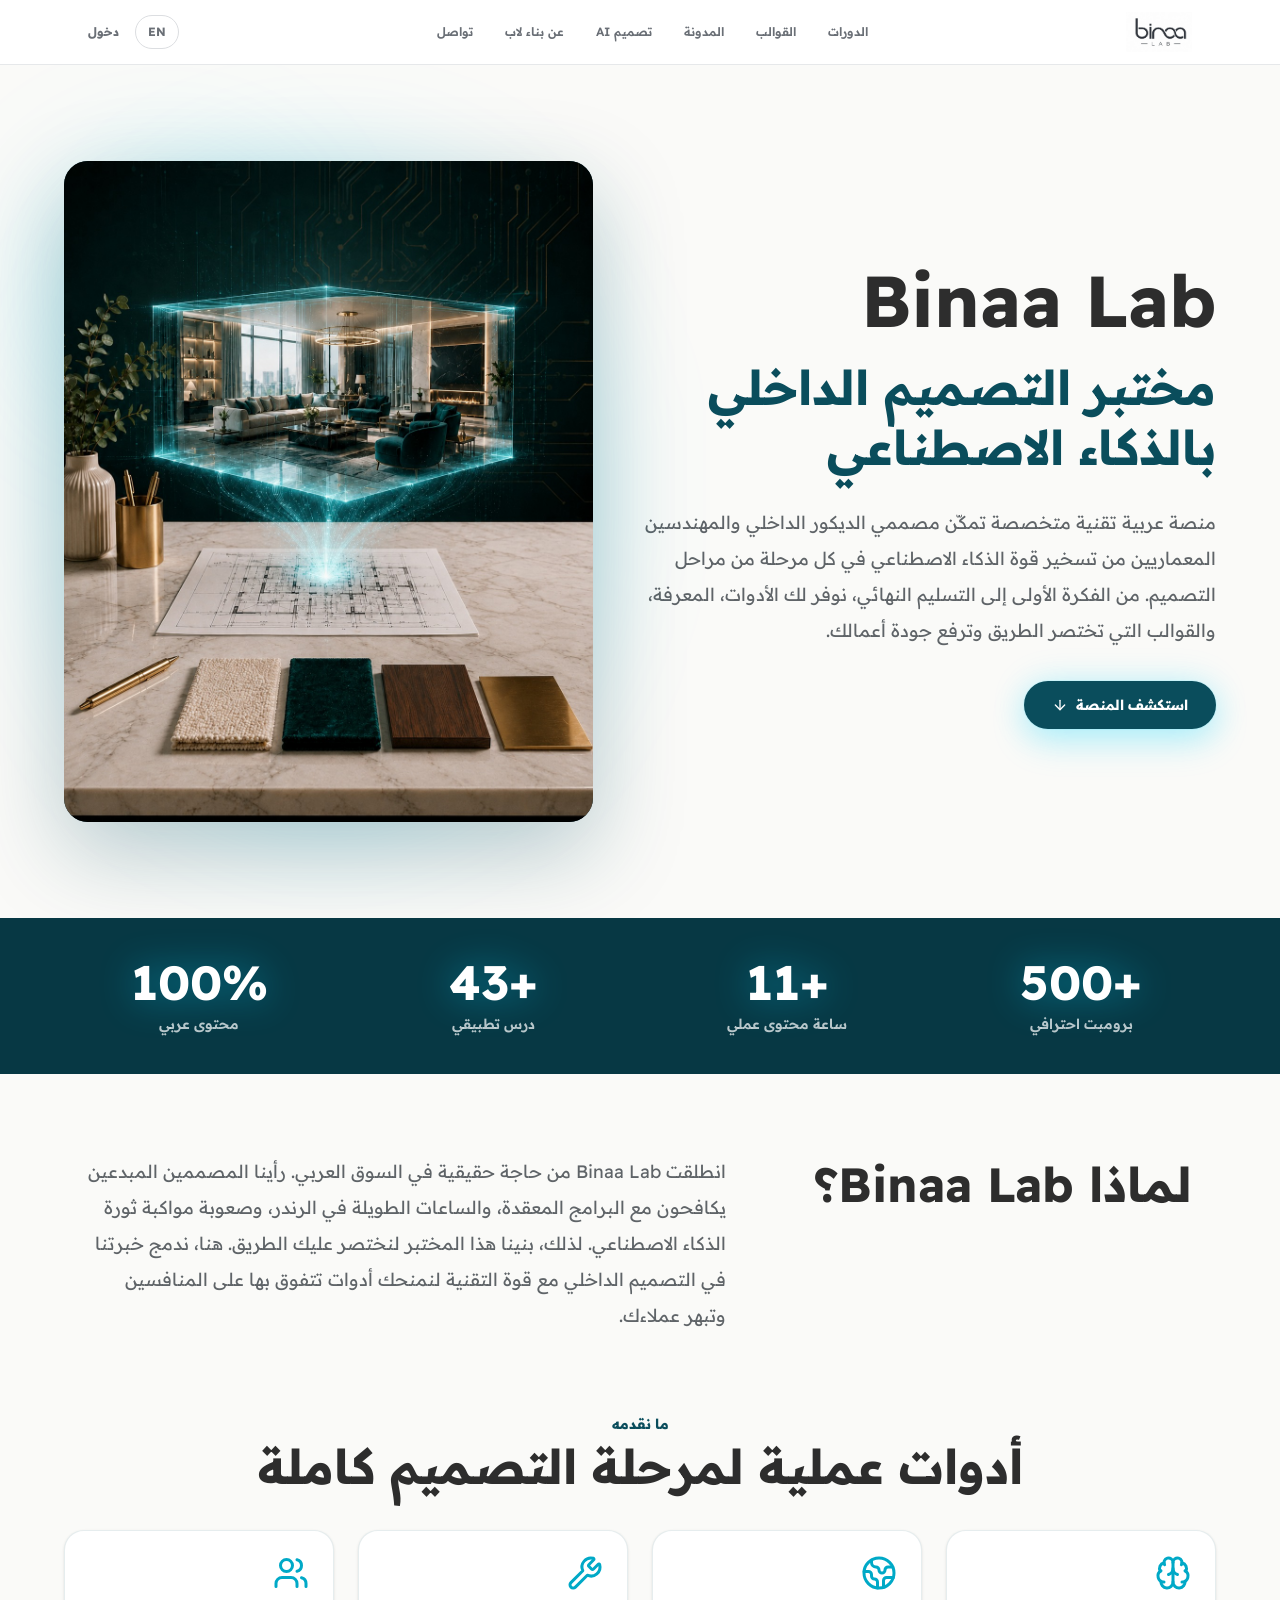
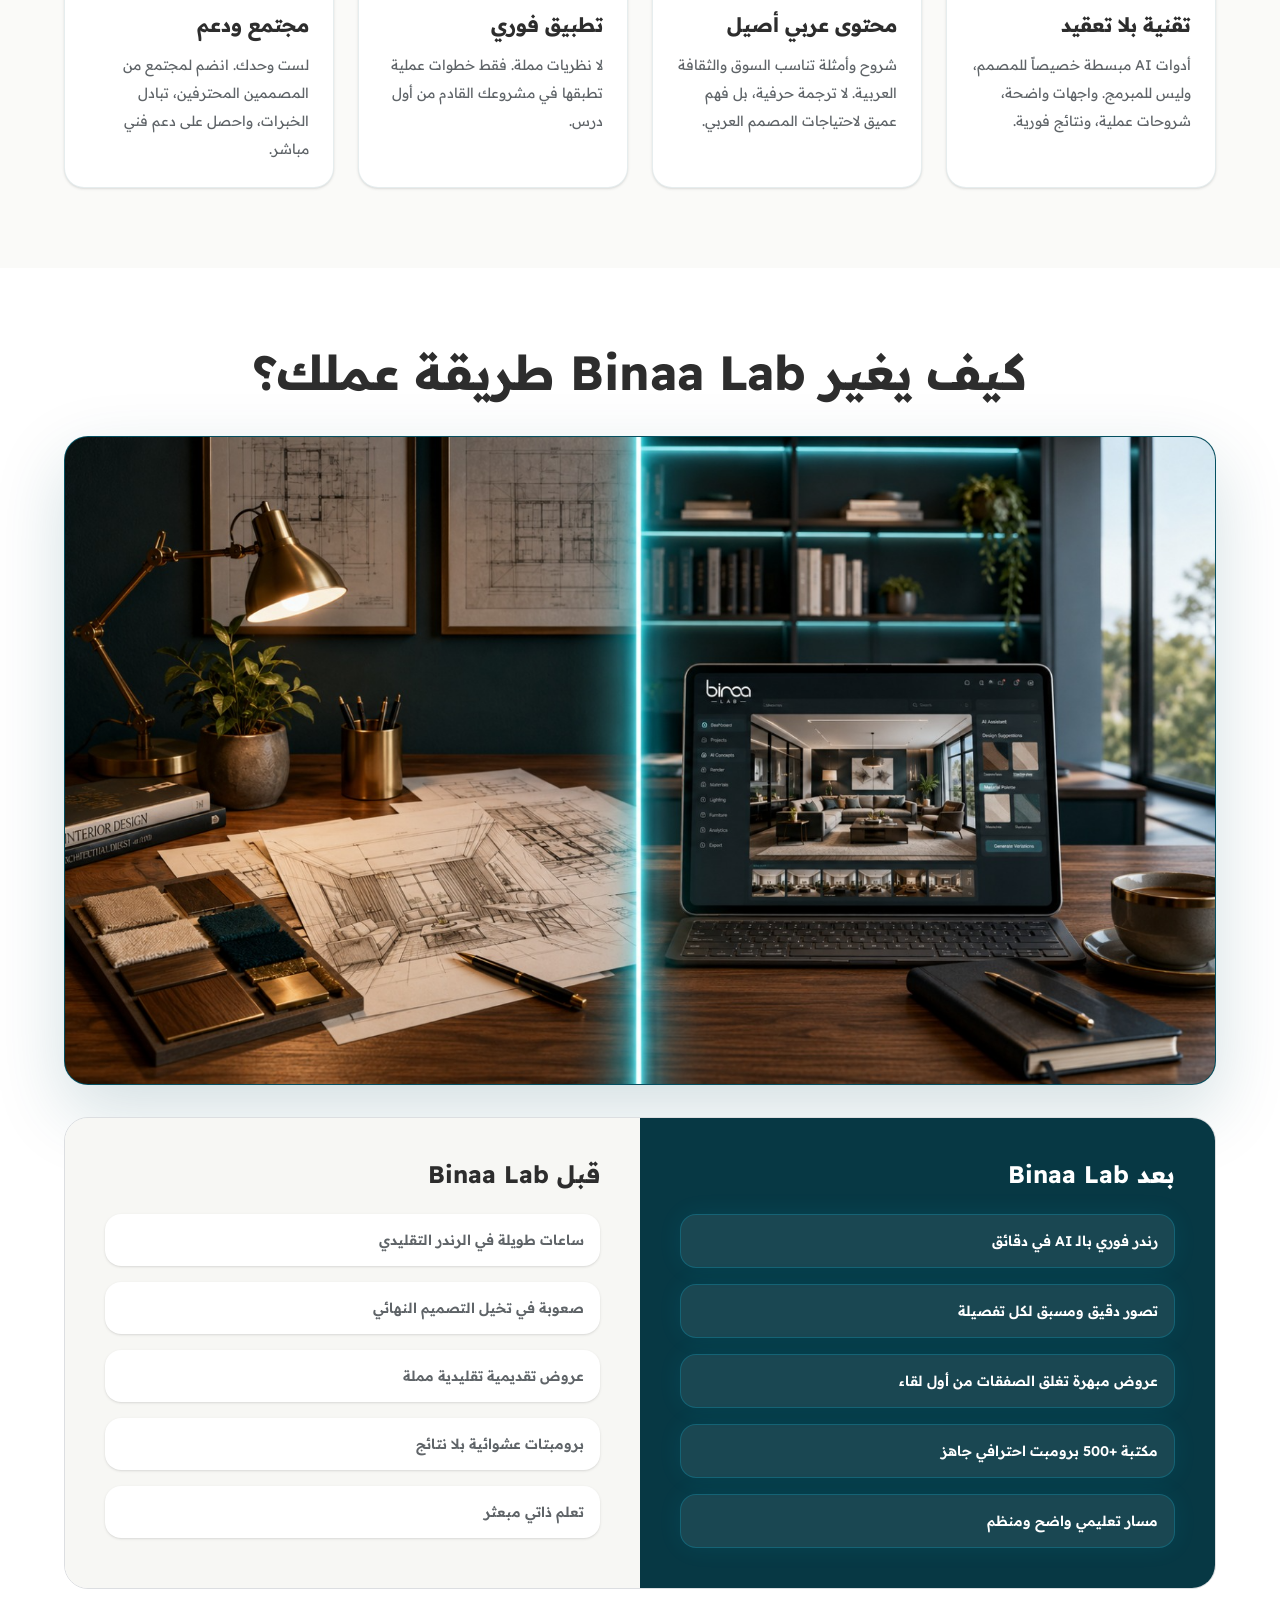
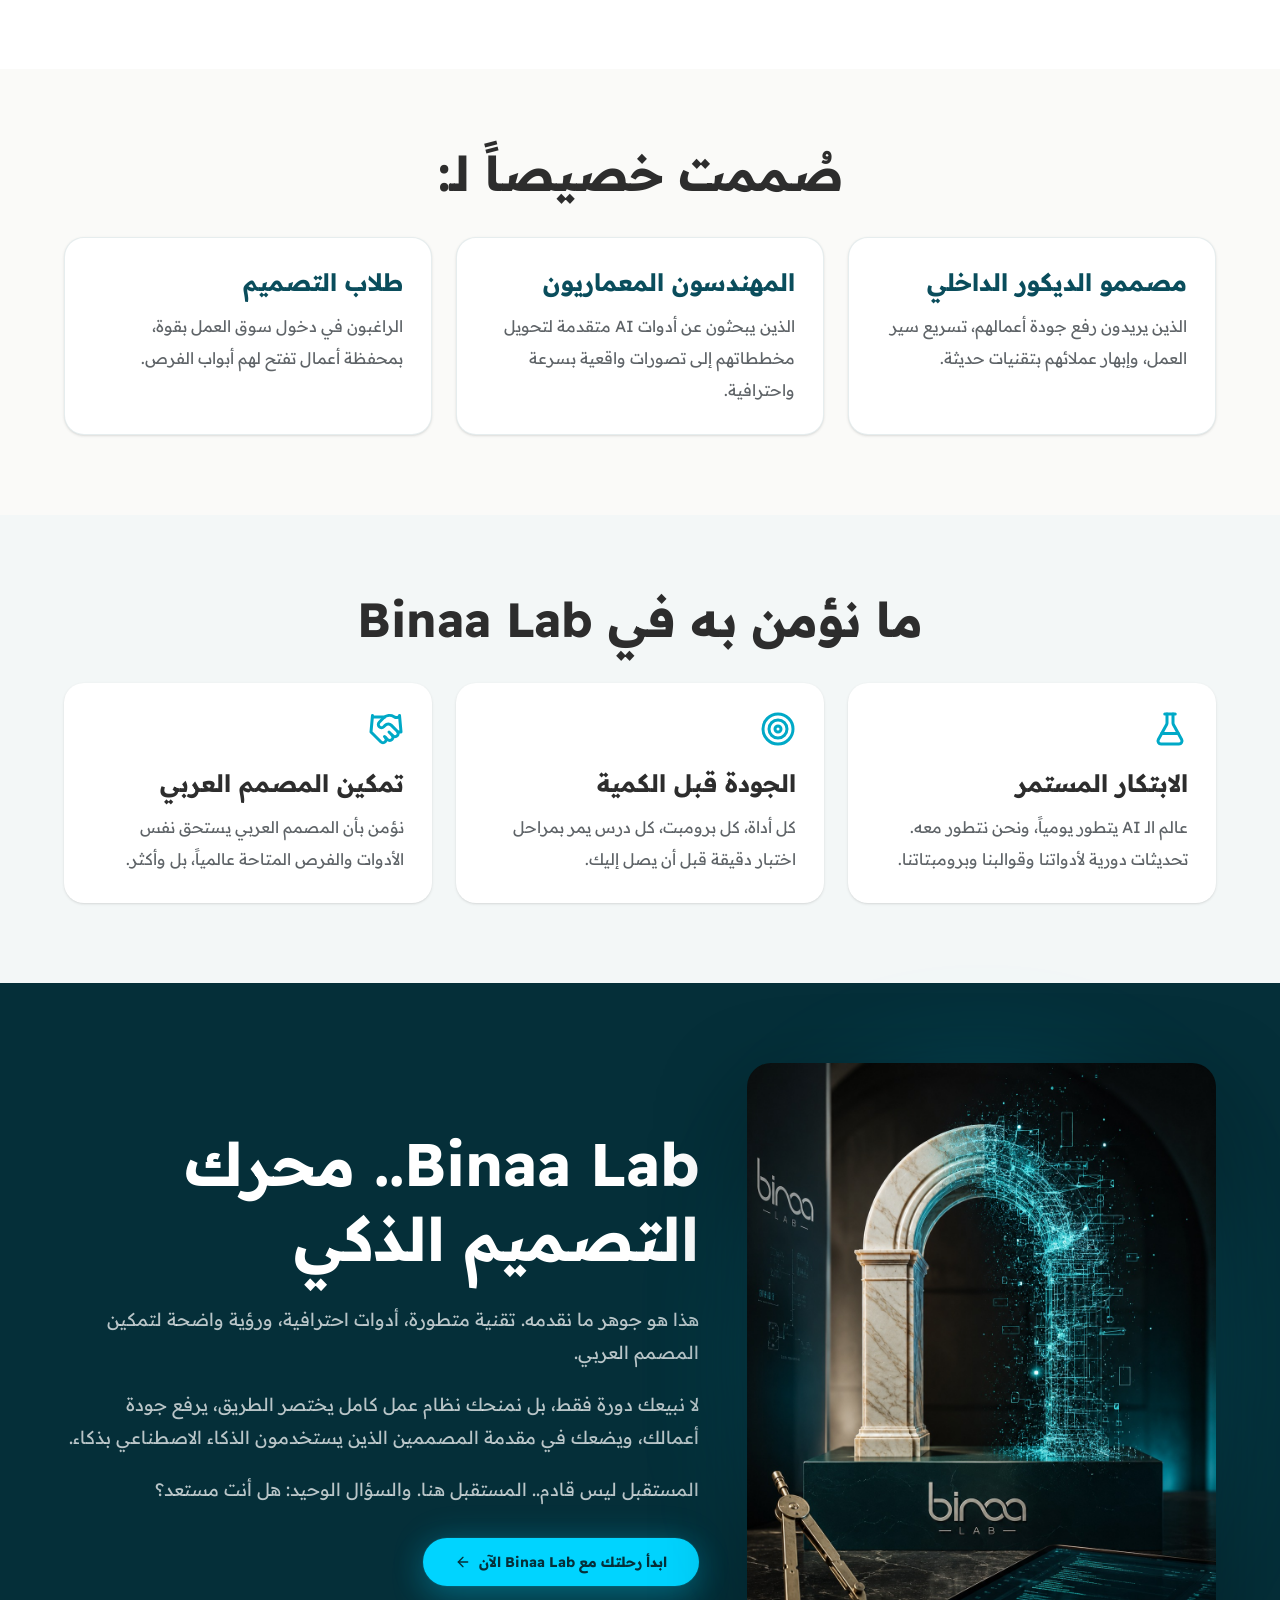
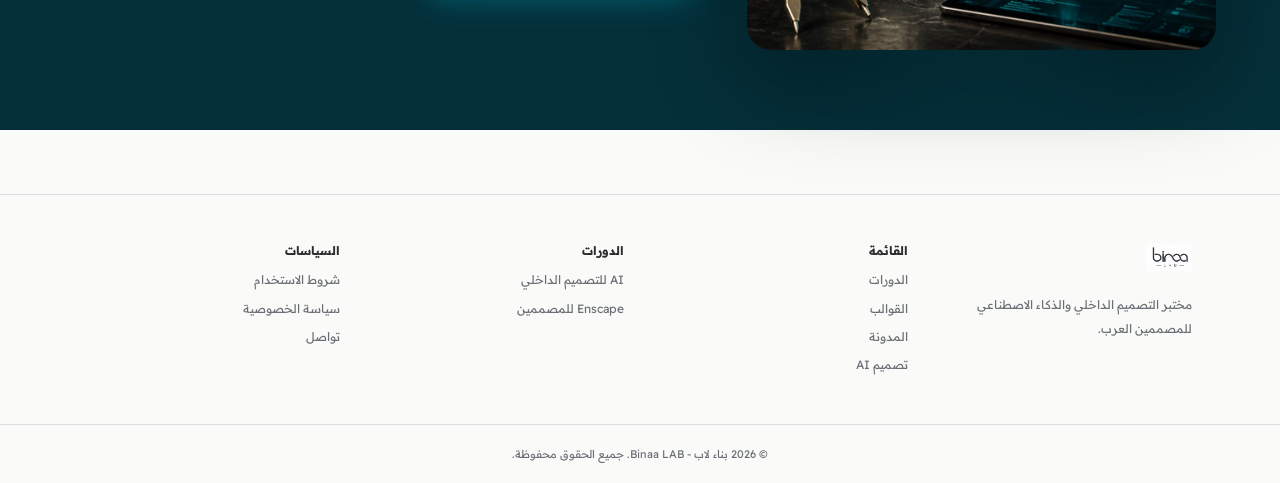
<file: about.html>
<!DOCTYPE html><!--EwN4Cjyn_r3hkE9xV3_Ey--><html lang="ar" dir="rtl"><head><meta charSet="utf-8"/><meta name="viewport" content="width=device-width, initial-scale=1"/><link rel="preload" as="image" href="/assets/binaa-wordmark.png"/><link rel="preload" as="image" href="/assets/about-ai-future.png"/><link rel="preload" as="image" href="/assets/about-before-after.png"/><link rel="preload" as="image" href="/assets/about-ai-arch-core.png"/><link rel="stylesheet" href="/_next/static/css/7488c791b925ef96.css" data-precedence="next"/><link rel="preload" as="script" fetchPriority="low" href="/_next/static/chunks/webpack-a838c8ca549dcc86.js"/><script src="/_next/static/chunks/4bd1b696-c023c6e3521b1417.js" async=""></script><script src="/_next/static/chunks/255-eb4aecc3ff015961.js" async=""></script><script src="/_next/static/chunks/main-app-ebe32dee2a16c26a.js" async=""></script><script src="/_next/static/chunks/app/layout-0f02dc0194362ed7.js" async=""></script><script src="/_next/static/chunks/341-deacf856971739ff.js" async=""></script><script src="/_next/static/chunks/923-3ef30d67379536fb.js" async=""></script><script src="/_next/static/chunks/942-0cb348a8f43d8602.js" async=""></script><script src="/_next/static/chunks/510-4171b8134e9dadf8.js" async=""></script><script src="/_next/static/chunks/app/about/page-3eb403890086966c.js" async=""></script><link rel="preconnect" href="https://fonts.googleapis.com"/><link rel="preconnect" href="https://fonts.gstatic.com" crossorigin="anonymous"/><title>binaa LAB - مختبر التصميم الداخلي بالذكاء الاصطناعي</title><meta name="description" content="تعلم كيف يستخدم مصممو الديكور الذكاء الاصطناعي لتوفير الوقت وتقديم تصاميم أفضل وتوسيع أعمالهم."/><meta property="og:title" content="binaa LAB - الذكاء الاصطناعي لمصممي الديكور"/><meta property="og:description" content="دورة عملية لمصممي الديكور الداخلي لاستخدام AI في توليد الأفكار، الرندر، والعروض."/><meta property="og:type" content="website"/><meta name="twitter:card" content="summary"/><meta name="twitter:title" content="binaa LAB - الذكاء الاصطناعي لمصممي الديكور"/><meta name="twitter:description" content="دورة عملية لمصممي الديكور الداخلي لاستخدام AI في توليد الأفكار، الرندر، والعروض."/><link href="https://fonts.googleapis.com/css2?family=Readex+Pro:wght@300;400;500;600;700&amp;display=swap" rel="stylesheet"/><script src="/_next/static/chunks/polyfills-42372ed130431b0a.js" noModule=""></script></head><body><div hidden=""><!--$--><!--/$--></div><div class="min-h-screen bg-[#fafaf8] text-[#2d2d2d]" dir="rtl"><header class="border-b border-border/70 bg-background"><nav class="mx-auto flex max-w-6xl items-center justify-between px-4 py-2.5 sm:px-6 md:py-3"><div class="flex w-full items-center justify-between gap-4 md:hidden"><button type="button" aria-label="دخول" class="inline-flex h-9 w-9 items-center justify-center rounded-full border border-border text-foreground transition hover:border-coral hover:text-coral" aria-haspopup="dialog" aria-expanded="false" data-state="closed"><svg xmlns="http://www.w3.org/2000/svg" width="24" height="24" viewBox="0 0 24 24" fill="none" stroke="currentColor" stroke-width="2" stroke-linecap="round" stroke-linejoin="round" class="lucide lucide-user-round h-4 w-4" aria-hidden="true"><circle cx="12" cy="8" r="5"></circle><path d="M20 21a8 8 0 0 0-16 0"></path></svg></button><a aria-label="binaa LAB" class="flex items-center justify-center" href="/"><img src="/assets/binaa-wordmark.png" alt="binaa LAB" class="h-10 w-auto object-contain"/></a><button type="button" aria-label="فتح القائمة" class="inline-flex h-9 w-9 items-center justify-center rounded-full border border-border text-foreground transition hover:border-coral hover:text-coral" aria-haspopup="dialog" aria-expanded="false" data-state="closed"><svg xmlns="http://www.w3.org/2000/svg" width="24" height="24" viewBox="0 0 24 24" fill="none" stroke="currentColor" stroke-width="2" stroke-linecap="round" stroke-linejoin="round" class="lucide lucide-menu h-4 w-4" aria-hidden="true"><path d="M4 5h16"></path><path d="M4 12h16"></path><path d="M4 19h16"></path></svg></button></div><a aria-label="binaa LAB" class="hidden items-center md:flex" href="/"><img src="/assets/binaa-wordmark.png" alt="binaa LAB" class="h-10 w-auto object-contain"/></a><ul class="hidden items-center gap-8 text-[12px] font-semibold text-muted-foreground md:flex"><li><a class="transition hover:text-coral" href="/courses">الدورات</a></li><li><a class="transition hover:text-coral" href="/templates">القوالب</a></li><li><a class="transition hover:text-coral" href="/blog">المدونة</a></li><li><a class="transition hover:text-coral" href="/ai-design">تصميم AI</a></li><li><a class="transition hover:text-coral" href="/about">عن بناء لاب</a></li><li><a class="transition hover:text-coral" href="/contact">تواصل</a></li></ul><div class="hidden items-center gap-4 md:flex"><button type="button" class="rounded-full border border-border px-3 py-1.5 text-[12px] font-bold text-muted-foreground transition hover:border-coral hover:text-coral">EN</button><button type="button" class="text-[12px] font-bold text-muted-foreground transition hover:text-coral" aria-haspopup="dialog" aria-expanded="false" data-state="closed">دخول</button></div></nav></header><main><section class="relative overflow-hidden px-6 py-16 md:py-24"><div class="absolute left-10 top-24 h-64 w-64 rounded-full bg-[#00d4ff]/15 blur-3xl"></div><div class="mx-auto grid max-w-6xl items-center gap-12 md:grid-cols-[1fr_0.92fr]"><div class="text-right"><h1 class="text-5xl font-bold leading-tight md:text-7xl">Binaa Lab<span class="mt-3 block text-3xl leading-tight text-[#0a4d5c] md:text-5xl">مختبر التصميم الداخلي بالذكاء الاصطناعي</span></h1><p class="mt-7 max-w-2xl text-lg leading-9 text-[#5f6468]">منصة عربية تقنية متخصصة تمكّن مصممي الديكور الداخلي والمهندسين المعماريين من تسخير قوة الذكاء الاصطناعي في كل مرحلة من مراحل التصميم. من الفكرة الأولى إلى التسليم النهائي، نوفر لك الأدوات، المعرفة، والقوالب التي تختصر الطريق وترفع جودة أعمالك.</p><a href="#platform" class="turquoise-glow-btn mt-8 inline-flex items-center gap-2 rounded-full bg-[#0a4d5c] px-7 py-3.5 text-sm font-bold text-white transition hover:-translate-y-0.5 hover:bg-[#083f4b]">استكشف المنصة<svg xmlns="http://www.w3.org/2000/svg" width="24" height="24" viewBox="0 0 24 24" fill="none" stroke="currentColor" stroke-width="2" stroke-linecap="round" stroke-linejoin="round" class="lucide lucide-arrow-down h-4 w-4" aria-hidden="true"><path d="M12 5v14"></path><path d="m19 12-7 7-7-7"></path></svg></a></div><div class="relative order-first md:order-last"><div class="absolute inset-6 rounded-full bg-[#00d4ff]/25 blur-3xl"></div><img src="/assets/about-ai-future.png" alt="AI Design Core" class="relative aspect-[4/5] w-full rounded-3xl bg-[#052f39] object-contain shadow-[0_30px_90px_rgba(10,77,92,0.28)]"/></div></div></section><section class="bg-[#073844] px-6 py-10 text-white"><div class="mx-auto grid max-w-6xl gap-6 sm:grid-cols-2 lg:grid-cols-4"><div class="text-center"><div class="text-4xl font-bold text-white drop-shadow-[0_0_18px_rgba(0,212,255,0.45)] md:text-5xl">+500</div><div class="mt-2 text-sm font-semibold text-white/72">برومبت احترافي</div></div><div class="text-center"><div class="text-4xl font-bold text-white drop-shadow-[0_0_18px_rgba(0,212,255,0.45)] md:text-5xl">+11</div><div class="mt-2 text-sm font-semibold text-white/72">ساعة محتوى عملي</div></div><div class="text-center"><div class="text-4xl font-bold text-white drop-shadow-[0_0_18px_rgba(0,212,255,0.45)] md:text-5xl">+43</div><div class="mt-2 text-sm font-semibold text-white/72">درس تطبيقي</div></div><div class="text-center"><div class="text-4xl font-bold text-white drop-shadow-[0_0_18px_rgba(0,212,255,0.45)] md:text-5xl">100%</div><div class="mt-2 text-sm font-semibold text-white/72">محتوى عربي</div></div></div></section><section id="platform" class="mx-auto grid max-w-6xl gap-10 px-6 py-20 md:grid-cols-[0.8fr_1.2fr]"><h2 class="text-4xl font-bold leading-tight md:text-5xl">لماذا Binaa Lab؟</h2><p class="text-lg leading-9 text-[#5f6468]">انطلقت Binaa Lab من حاجة حقيقية في السوق العربي. رأينا المصممين المبدعين يكافحون مع البرامج المعقدة، والساعات الطويلة في الرندر، وصعوبة مواكبة ثورة الذكاء الاصطناعي. لذلك، بنينا هذا المختبر لنختصر عليك الطريق. هنا، ندمج خبرتنا في التصميم الداخلي مع قوة التقنية لنمنحك أدوات تتفوق بها على المنافسين وتبهر عملاءك.</p></section><section class="px-6 pb-20"><div class="mx-auto max-w-6xl"><div class="mb-10 text-center"><p class="text-sm font-bold text-[#0a4d5c]">ما نقدمه</p><h2 class="mt-2 text-4xl font-bold md:text-5xl">أدوات عملية لمرحلة التصميم كاملة</h2></div><div class="grid gap-6 md:grid-cols-2 lg:grid-cols-4"><article class="rounded-2xl border border-[#0a4d5c]/10 bg-white p-6 text-right shadow-sm transition hover:-translate-y-1 hover:shadow-[0_18px_45px_rgba(10,77,92,0.12)]"><svg xmlns="http://www.w3.org/2000/svg" width="24" height="24" viewBox="0 0 24 24" fill="none" stroke="currentColor" stroke-width="2" stroke-linecap="round" stroke-linejoin="round" class="lucide lucide-brain mb-5 h-9 w-9 text-[#00a9c7]" aria-hidden="true"><path d="M12 18V5"></path><path d="M15 13a4.17 4.17 0 0 1-3-4 4.17 4.17 0 0 1-3 4"></path><path d="M17.598 6.5A3 3 0 1 0 12 5a3 3 0 1 0-5.598 1.5"></path><path d="M17.997 5.125a4 4 0 0 1 2.526 5.77"></path><path d="M18 18a4 4 0 0 0 2-7.464"></path><path d="M19.967 17.483A4 4 0 1 1 12 18a4 4 0 1 1-7.967-.517"></path><path d="M6 18a4 4 0 0 1-2-7.464"></path><path d="M6.003 5.125a4 4 0 0 0-2.526 5.77"></path></svg><h3 class="mb-3 text-xl font-bold">تقنية بلا تعقيد</h3><p class="text-sm leading-7 text-[#5f6468]">أدوات AI مبسطة خصيصاً للمصمم، وليس للمبرمج. واجهات واضحة، شروحات عملية، ونتائج فورية.</p></article><article class="rounded-2xl border border-[#0a4d5c]/10 bg-white p-6 text-right shadow-sm transition hover:-translate-y-1 hover:shadow-[0_18px_45px_rgba(10,77,92,0.12)]"><svg xmlns="http://www.w3.org/2000/svg" width="24" height="24" viewBox="0 0 24 24" fill="none" stroke="currentColor" stroke-width="2" stroke-linecap="round" stroke-linejoin="round" class="lucide lucide-earth mb-5 h-9 w-9 text-[#00a9c7]" aria-hidden="true"><path d="M21.54 15H17a2 2 0 0 0-2 2v4.54"></path><path d="M7 3.34V5a3 3 0 0 0 3 3a2 2 0 0 1 2 2c0 1.1.9 2 2 2a2 2 0 0 0 2-2c0-1.1.9-2 2-2h3.17"></path><path d="M11 21.95V18a2 2 0 0 0-2-2a2 2 0 0 1-2-2v-1a2 2 0 0 0-2-2H2.05"></path><circle cx="12" cy="12" r="10"></circle></svg><h3 class="mb-3 text-xl font-bold">محتوى عربي أصيل</h3><p class="text-sm leading-7 text-[#5f6468]">شروح وأمثلة تناسب السوق والثقافة العربية. لا ترجمة حرفية، بل فهم عميق لاحتياجات المصمم العربي.</p></article><article class="rounded-2xl border border-[#0a4d5c]/10 bg-white p-6 text-right shadow-sm transition hover:-translate-y-1 hover:shadow-[0_18px_45px_rgba(10,77,92,0.12)]"><svg xmlns="http://www.w3.org/2000/svg" width="24" height="24" viewBox="0 0 24 24" fill="none" stroke="currentColor" stroke-width="2" stroke-linecap="round" stroke-linejoin="round" class="lucide lucide-wrench mb-5 h-9 w-9 text-[#00a9c7]" aria-hidden="true"><path d="M14.7 6.3a1 1 0 0 0 0 1.4l1.6 1.6a1 1 0 0 0 1.4 0l3.106-3.105c.32-.322.863-.22.983.218a6 6 0 0 1-8.259 7.057l-7.91 7.91a1 1 0 0 1-2.999-3l7.91-7.91a6 6 0 0 1 7.057-8.259c.438.12.54.662.219.984z"></path></svg><h3 class="mb-3 text-xl font-bold">تطبيق فوري</h3><p class="text-sm leading-7 text-[#5f6468]">لا نظريات مملة. فقط خطوات عملية تطبقها في مشروعك القادم من أول درس.</p></article><article class="rounded-2xl border border-[#0a4d5c]/10 bg-white p-6 text-right shadow-sm transition hover:-translate-y-1 hover:shadow-[0_18px_45px_rgba(10,77,92,0.12)]"><svg xmlns="http://www.w3.org/2000/svg" width="24" height="24" viewBox="0 0 24 24" fill="none" stroke="currentColor" stroke-width="2" stroke-linecap="round" stroke-linejoin="round" class="lucide lucide-users mb-5 h-9 w-9 text-[#00a9c7]" aria-hidden="true"><path d="M16 21v-2a4 4 0 0 0-4-4H6a4 4 0 0 0-4 4v2"></path><path d="M16 3.128a4 4 0 0 1 0 7.744"></path><path d="M22 21v-2a4 4 0 0 0-3-3.87"></path><circle cx="9" cy="7" r="4"></circle></svg><h3 class="mb-3 text-xl font-bold">مجتمع ودعم</h3><p class="text-sm leading-7 text-[#5f6468]">لست وحدك. انضم لمجتمع من المصممين المحترفين، تبادل الخبرات، واحصل على دعم فني مباشر.</p></article></div></div></section><section class="bg-white px-6 py-20"><div class="mx-auto max-w-6xl"><h2 class="mb-10 text-center text-4xl font-bold md:text-5xl">كيف يغير Binaa Lab طريقة عملك؟</h2><div class="mb-8 overflow-hidden rounded-3xl border border-[#00d4ff]/20 bg-[#052f39] shadow-[0_26px_70px_rgba(10,77,92,0.18)]"><img src="/assets/about-before-after.png" alt="قبل وبعد استخدام Binaa Lab في التصميم الداخلي" class="h-auto w-full object-contain"/></div><div class="grid overflow-hidden rounded-3xl border border-border md:grid-cols-2"><div class="bg-[#073844] p-7 text-white md:p-10"><h3 class="mb-6 text-2xl font-bold">بعد Binaa Lab</h3><div class="space-y-4"><div class="rounded-xl border border-[#00d4ff]/20 bg-white/8 p-4 text-sm font-semibold text-white shadow-[0_0_24px_rgba(0,212,255,0.08)]">رندر فوري بالـ AI في دقائق</div><div class="rounded-xl border border-[#00d4ff]/20 bg-white/8 p-4 text-sm font-semibold text-white shadow-[0_0_24px_rgba(0,212,255,0.08)]">تصور دقيق ومسبق لكل تفصيلة</div><div class="rounded-xl border border-[#00d4ff]/20 bg-white/8 p-4 text-sm font-semibold text-white shadow-[0_0_24px_rgba(0,212,255,0.08)]">عروض مبهرة تغلق الصفقات من أول لقاء</div><div class="rounded-xl border border-[#00d4ff]/20 bg-white/8 p-4 text-sm font-semibold text-white shadow-[0_0_24px_rgba(0,212,255,0.08)]">مكتبة +500 برومبت احترافي جاهز</div><div class="rounded-xl border border-[#00d4ff]/20 bg-white/8 p-4 text-sm font-semibold text-white shadow-[0_0_24px_rgba(0,212,255,0.08)]">مسار تعليمي واضح ومنظم</div></div></div><div class="bg-[#f7f7f4] p-7 md:p-10"><h3 class="mb-6 text-2xl font-bold">قبل Binaa Lab</h3><div class="space-y-4"><div class="rounded-xl bg-white p-4 text-sm font-semibold text-[#5f6468] shadow-sm">ساعات طويلة في الرندر التقليدي</div><div class="rounded-xl bg-white p-4 text-sm font-semibold text-[#5f6468] shadow-sm">صعوبة في تخيل التصميم النهائي</div><div class="rounded-xl bg-white p-4 text-sm font-semibold text-[#5f6468] shadow-sm">عروض تقديمية تقليدية مملة</div><div class="rounded-xl bg-white p-4 text-sm font-semibold text-[#5f6468] shadow-sm">برومبتات عشوائية بلا نتائج</div><div class="rounded-xl bg-white p-4 text-sm font-semibold text-[#5f6468] shadow-sm">تعلم ذاتي مبعثر</div></div></div></div></div></section><section class="px-6 py-20"><div class="mx-auto max-w-6xl"><h2 class="mb-10 text-center text-4xl font-bold md:text-5xl">صُممت خصيصاً لـ:</h2><div class="grid gap-6 md:grid-cols-3"><article class="rounded-2xl border border-[#0a4d5c]/10 bg-white p-7 text-right shadow-sm transition hover:-translate-y-1 hover:shadow-[0_18px_45px_rgba(10,77,92,0.12)]"><h3 class="mb-3 text-2xl font-bold text-[#0a4d5c]">مصممو الديكور الداخلي</h3><p class="leading-8 text-[#5f6468]">الذين يريدون رفع جودة أعمالهم، تسريع سير العمل، وإبهار عملائهم بتقنيات حديثة.</p></article><article class="rounded-2xl border border-[#0a4d5c]/10 bg-white p-7 text-right shadow-sm transition hover:-translate-y-1 hover:shadow-[0_18px_45px_rgba(10,77,92,0.12)]"><h3 class="mb-3 text-2xl font-bold text-[#0a4d5c]">المهندسون المعماريون</h3><p class="leading-8 text-[#5f6468]">الذين يبحثون عن أدوات AI متقدمة لتحويل مخططاتهم إلى تصورات واقعية بسرعة واحترافية.</p></article><article class="rounded-2xl border border-[#0a4d5c]/10 bg-white p-7 text-right shadow-sm transition hover:-translate-y-1 hover:shadow-[0_18px_45px_rgba(10,77,92,0.12)]"><h3 class="mb-3 text-2xl font-bold text-[#0a4d5c]">طلاب التصميم</h3><p class="leading-8 text-[#5f6468]">الراغبون في دخول سوق العمل بقوة، بمحفظة أعمال تفتح لهم أبواب الفرص.</p></article></div></div></section><section class="bg-[#f3f7f7] px-6 py-20"><div class="mx-auto max-w-6xl"><h2 class="mb-10 text-center text-4xl font-bold md:text-5xl">ما نؤمن به في Binaa Lab</h2><div class="grid gap-6 md:grid-cols-3"><article class="rounded-2xl bg-white p-7 text-right shadow-sm"><svg xmlns="http://www.w3.org/2000/svg" width="24" height="24" viewBox="0 0 24 24" fill="none" stroke="currentColor" stroke-width="2" stroke-linecap="round" stroke-linejoin="round" class="lucide lucide-flask-conical mb-5 h-9 w-9 text-[#00a9c7]" aria-hidden="true"><path d="M14 2v6a2 2 0 0 0 .245.96l5.51 10.08A2 2 0 0 1 18 22H6a2 2 0 0 1-1.755-2.96l5.51-10.08A2 2 0 0 0 10 8V2"></path><path d="M6.453 15h11.094"></path><path d="M8.5 2h7"></path></svg><h3 class="mb-3 text-2xl font-bold">الابتكار المستمر</h3><p class="leading-8 text-[#5f6468]">عالم الـ AI يتطور يومياً، ونحن نتطور معه. تحديثات دورية لأدواتنا وقوالبنا وبرومبتاتنا.</p></article><article class="rounded-2xl bg-white p-7 text-right shadow-sm"><svg xmlns="http://www.w3.org/2000/svg" width="24" height="24" viewBox="0 0 24 24" fill="none" stroke="currentColor" stroke-width="2" stroke-linecap="round" stroke-linejoin="round" class="lucide lucide-target mb-5 h-9 w-9 text-[#00a9c7]" aria-hidden="true"><circle cx="12" cy="12" r="10"></circle><circle cx="12" cy="12" r="6"></circle><circle cx="12" cy="12" r="2"></circle></svg><h3 class="mb-3 text-2xl font-bold">الجودة قبل الكمية</h3><p class="leading-8 text-[#5f6468]">كل أداة، كل برومبت، كل درس يمر بمراحل اختبار دقيقة قبل أن يصل إليك.</p></article><article class="rounded-2xl bg-white p-7 text-right shadow-sm"><svg xmlns="http://www.w3.org/2000/svg" width="24" height="24" viewBox="0 0 24 24" fill="none" stroke="currentColor" stroke-width="2" stroke-linecap="round" stroke-linejoin="round" class="lucide lucide-handshake mb-5 h-9 w-9 text-[#00a9c7]" aria-hidden="true"><path d="m11 17 2 2a1 1 0 1 0 3-3"></path><path d="m14 14 2.5 2.5a1 1 0 1 0 3-3l-3.88-3.88a3 3 0 0 0-4.24 0l-.88.88a1 1 0 1 1-3-3l2.81-2.81a5.79 5.79 0 0 1 7.06-.87l.47.28a2 2 0 0 0 1.42.25L21 4"></path><path d="m21 3 1 11h-2"></path><path d="M3 3 2 14l6.5 6.5a1 1 0 1 0 3-3"></path><path d="M3 4h8"></path></svg><h3 class="mb-3 text-2xl font-bold">تمكين المصمم العربي</h3><p class="leading-8 text-[#5f6468]">نؤمن بأن المصمم العربي يستحق نفس الأدوات والفرص المتاحة عالمياً، بل وأكثر.</p></article></div></div></section><section class="bg-[#052f39] px-6 py-20 text-white"><div class="mx-auto grid max-w-6xl items-center gap-12 md:grid-cols-[0.85fr_1.15fr]"><div class="relative"><div class="absolute inset-8 rounded-full bg-[#00d4ff]/25 blur-3xl"></div><img src="/assets/about-ai-arch-core.png" alt="Binaa Lab AI Design Core" class="relative aspect-[4/5] w-full rounded-3xl bg-[#052f39] object-contain shadow-[0_30px_90px_rgba(0,0,0,0.35)]"/></div><div class="text-right"><h2 class="text-4xl font-bold leading-tight md:text-6xl">Binaa Lab.. محرك التصميم الذكي</h2><div class="mt-7 space-y-5 text-lg leading-9 text-white/72"><p>هذا هو جوهر ما نقدمه. تقنية متطورة، أدوات احترافية، ورؤية واضحة لتمكين المصمم العربي.</p><p>لا نبيعك دورة فقط، بل نمنحك نظام عمل كامل يختصر الطريق، يرفع جودة أعمالك، ويضعك في مقدمة المصممين الذين يستخدمون الذكاء الاصطناعي بذكاء.</p><p>المستقبل ليس قادم.. المستقبل هنا. والسؤال الوحيد: هل أنت مستعد؟</p></div><a class="turquoise-glow-btn mt-8 inline-flex items-center gap-2 rounded-full bg-[#00d4ff] px-8 py-3.5 text-sm font-bold text-[#052f39] transition hover:-translate-y-0.5 hover:bg-white" href="/contact">ابدأ رحلتك مع Binaa Lab الآن<svg xmlns="http://www.w3.org/2000/svg" width="24" height="24" viewBox="0 0 24 24" fill="none" stroke="currentColor" stroke-width="2" stroke-linecap="round" stroke-linejoin="round" class="lucide lucide-arrow-left h-4 w-4" aria-hidden="true"><path d="m12 19-7-7 7-7"></path><path d="M19 12H5"></path></svg></a></div></div></section></main><footer class="mt-16 border-t border-border"><div class="mx-auto grid max-w-6xl grid-cols-2 gap-8 px-6 py-12 text-[12px] md:grid-cols-4"><div><a class="mb-4 inline-block" href="/"><img src="/assets/binaa-wordmark.png" alt="binaa LAB" class="h-7 w-auto object-contain"/></a><p class="max-w-[220px] leading-6 text-muted-foreground">مختبر التصميم الداخلي والذكاء الاصطناعي للمصممين العرب.</p></div><div><h4 class="mb-3 font-bold">القائمة</h4><ul class="space-y-2 text-muted-foreground"><li><a class="hover:text-coral" href="/courses">الدورات</a></li><li><a class="hover:text-coral" href="/templates">القوالب</a></li><li><a class="hover:text-coral" href="/blog">المدونة</a></li><li><a class="hover:text-coral" href="/ai-design">تصميم AI</a></li></ul></div><div><h4 class="mb-3 font-bold">الدورات</h4><ul class="space-y-2 text-muted-foreground"><li><a class="hover:text-coral" href="/courses">AI للتصميم الداخلي</a></li><li><a class="hover:text-coral" href="/courses">Enscape للمصممين</a></li></ul></div><div><h4 class="mb-3 font-bold">السياسات</h4><ul class="space-y-2 text-muted-foreground"><li><a class="hover:text-coral" href="/terms">شروط الاستخدام</a></li><li><a class="hover:text-coral" href="/privacy">سياسة الخصوصية</a></li><li><a class="hover:text-coral" href="/contact">تواصل</a></li></ul></div></div><div class="border-t border-border py-5 text-center text-[11px] text-muted-foreground">© 2026 بناء لاب - Binaa LAB. جميع الحقوق محفوظة.</div></footer></div><!--$--><!--/$--><script src="/_next/static/chunks/webpack-a838c8ca549dcc86.js" id="_R_" async=""></script><script>(self.__next_f=self.__next_f||[]).push([0])</script><script>self.__next_f.push([1,"1:\"$Sreact.fragment\"\n2:I[363,[\"177\",\"static/chunks/app/layout-0f02dc0194362ed7.js\"],\"LanguageProvider\"]\n3:I[9766,[],\"\"]\n4:I[8924,[],\"\"]\n5:I[1959,[],\"ClientPageRoot\"]\n6:I[5466,[\"341\",\"static/chunks/341-deacf856971739ff.js\",\"923\",\"static/chunks/923-3ef30d67379536fb.js\",\"942\",\"static/chunks/942-0cb348a8f43d8602.js\",\"510\",\"static/chunks/510-4171b8134e9dadf8.js\",\"220\",\"static/chunks/app/about/page-3eb403890086966c.js\"],\"default\"]\n9:I[4431,[],\"OutletBoundary\"]\nb:I[5278,[],\"AsyncMetadataOutlet\"]\nd:I[4431,[],\"ViewportBoundary\"]\nf:I[4431,[],\"MetadataBoundary\"]\n10:\"$Sreact.suspense\"\n12:I[7150,[],\"\"]\n:HL[\"/_next/static/css/7488c791b925ef96.css\",\"style\"]\n"])</script><script>self.__next_f.push([1,"0:{\"P\":null,\"b\":\"EwN4Cjyn-r3hkE9xV3-Ey\",\"p\":\"\",\"c\":[\"\",\"about\"],\"i\":false,\"f\":[[[\"\",{\"children\":[\"about\",{\"children\":[\"__PAGE__\",{}]}]},\"$undefined\",\"$undefined\",true],[\"\",[\"$\",\"$1\",\"c\",{\"children\":[[[\"$\",\"link\",\"0\",{\"rel\":\"stylesheet\",\"href\":\"/_next/static/css/7488c791b925ef96.css\",\"precedence\":\"next\",\"crossOrigin\":\"$undefined\",\"nonce\":\"$undefined\"}]],[\"$\",\"html\",null,{\"lang\":\"ar\",\"dir\":\"rtl\",\"suppressHydrationWarning\":true,\"children\":[[\"$\",\"head\",null,{\"children\":[[\"$\",\"link\",null,{\"rel\":\"preconnect\",\"href\":\"https://fonts.googleapis.com\"}],[\"$\",\"link\",null,{\"rel\":\"preconnect\",\"href\":\"https://fonts.gstatic.com\",\"crossOrigin\":\"anonymous\"}],[\"$\",\"link\",null,{\"href\":\"https://fonts.googleapis.com/css2?family=Readex+Pro:wght@300;400;500;600;700\u0026display=swap\",\"rel\":\"stylesheet\"}]]}],[\"$\",\"body\",null,{\"children\":[\"$\",\"$L2\",null,{\"children\":[\"$\",\"$L3\",null,{\"parallelRouterKey\":\"children\",\"error\":\"$undefined\",\"errorStyles\":\"$undefined\",\"errorScripts\":\"$undefined\",\"template\":[\"$\",\"$L4\",null,{}],\"templateStyles\":\"$undefined\",\"templateScripts\":\"$undefined\",\"notFound\":[[[\"$\",\"title\",null,{\"children\":\"404: This page could not be found.\"}],[\"$\",\"div\",null,{\"style\":{\"fontFamily\":\"system-ui,\\\"Segoe UI\\\",Roboto,Helvetica,Arial,sans-serif,\\\"Apple Color Emoji\\\",\\\"Segoe UI Emoji\\\"\",\"height\":\"100vh\",\"textAlign\":\"center\",\"display\":\"flex\",\"flexDirection\":\"column\",\"alignItems\":\"center\",\"justifyContent\":\"center\"},\"children\":[\"$\",\"div\",null,{\"children\":[[\"$\",\"style\",null,{\"dangerouslySetInnerHTML\":{\"__html\":\"body{color:#000;background:#fff;margin:0}.next-error-h1{border-right:1px solid rgba(0,0,0,.3)}@media (prefers-color-scheme:dark){body{color:#fff;background:#000}.next-error-h1{border-right:1px solid rgba(255,255,255,.3)}}\"}}],[\"$\",\"h1\",null,{\"className\":\"next-error-h1\",\"style\":{\"display\":\"inline-block\",\"margin\":\"0 20px 0 0\",\"padding\":\"0 23px 0 0\",\"fontSize\":24,\"fontWeight\":500,\"verticalAlign\":\"top\",\"lineHeight\":\"49px\"},\"children\":404}],[\"$\",\"div\",null,{\"style\":{\"display\":\"inline-block\"},\"children\":[\"$\",\"h2\",null,{\"style\":{\"fontSize\":14,\"fontWeight\":400,\"lineHeight\":\"49px\",\"margin\":0},\"children\":\"This page could not be found.\"}]}]]}]}]],[]],\"forbidden\":\"$undefined\",\"unauthorized\":\"$undefined\"}]}]}]]}]]}],{\"children\":[\"about\",[\"$\",\"$1\",\"c\",{\"children\":[null,[\"$\",\"$L3\",null,{\"parallelRouterKey\":\"children\",\"error\":\"$undefined\",\"errorStyles\":\"$undefined\",\"errorScripts\":\"$undefined\",\"template\":[\"$\",\"$L4\",null,{}],\"templateStyles\":\"$undefined\",\"templateScripts\":\"$undefined\",\"notFound\":\"$undefined\",\"forbidden\":\"$undefined\",\"unauthorized\":\"$undefined\"}]]}],{\"children\":[\"__PAGE__\",[\"$\",\"$1\",\"c\",{\"children\":[[\"$\",\"$L5\",null,{\"Component\":\"$6\",\"searchParams\":{},\"params\":{},\"promises\":[\"$@7\",\"$@8\"]}],null,[\"$\",\"$L9\",null,{\"children\":[\"$La\",[\"$\",\"$Lb\",null,{\"promise\":\"$@c\"}]]}]]}],{},null,false]},null,false]},null,false],[\"$\",\"$1\",\"h\",{\"children\":[null,[[\"$\",\"$Ld\",null,{\"children\":\"$Le\"}],null],[\"$\",\"$Lf\",null,{\"children\":[\"$\",\"div\",null,{\"hidden\":true,\"children\":[\"$\",\"$10\",null,{\"fallback\":null,\"children\":\"$L11\"}]}]}]]}],false]],\"m\":\"$undefined\",\"G\":[\"$12\",[]],\"s\":false,\"S\":true}\n"])</script><script>self.__next_f.push([1,"7:{}\n8:\"$0:f:0:1:2:children:2:children:1:props:children:0:props:params\"\n"])</script><script>self.__next_f.push([1,"e:[[\"$\",\"meta\",\"0\",{\"charSet\":\"utf-8\"}],[\"$\",\"meta\",\"1\",{\"name\":\"viewport\",\"content\":\"width=device-width, initial-scale=1\"}]]\na:null\n"])</script><script>self.__next_f.push([1,"c:{\"metadata\":[[\"$\",\"title\",\"0\",{\"children\":\"binaa LAB - مختبر التصميم الداخلي بالذكاء الاصطناعي\"}],[\"$\",\"meta\",\"1\",{\"name\":\"description\",\"content\":\"تعلم كيف يستخدم مصممو الديكور الذكاء الاصطناعي لتوفير الوقت وتقديم تصاميم أفضل وتوسيع أعمالهم.\"}],[\"$\",\"meta\",\"2\",{\"property\":\"og:title\",\"content\":\"binaa LAB - الذكاء الاصطناعي لمصممي الديكور\"}],[\"$\",\"meta\",\"3\",{\"property\":\"og:description\",\"content\":\"دورة عملية لمصممي الديكور الداخلي لاستخدام AI في توليد الأفكار، الرندر، والعروض.\"}],[\"$\",\"meta\",\"4\",{\"property\":\"og:type\",\"content\":\"website\"}],[\"$\",\"meta\",\"5\",{\"name\":\"twitter:card\",\"content\":\"summary\"}],[\"$\",\"meta\",\"6\",{\"name\":\"twitter:title\",\"content\":\"binaa LAB - الذكاء الاصطناعي لمصممي الديكور\"}],[\"$\",\"meta\",\"7\",{\"name\":\"twitter:description\",\"content\":\"دورة عملية لمصممي الديكور الداخلي لاستخدام AI في توليد الأفكار، الرندر، والعروض.\"}]],\"error\":null,\"digest\":\"$undefined\"}\n"])</script><script>self.__next_f.push([1,"11:\"$c:metadata\"\n"])</script></body></html>
</file>
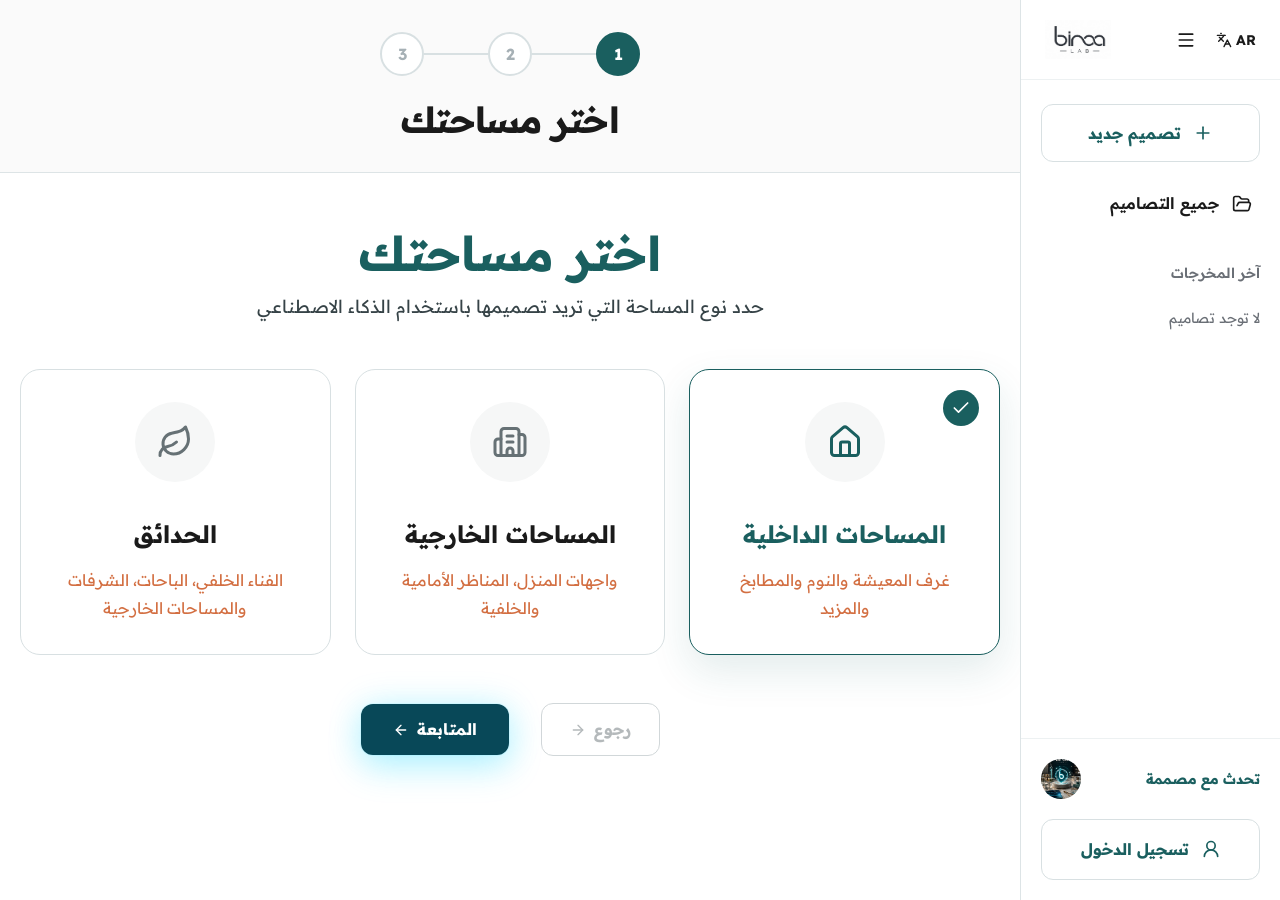
<file: ai-design.html>
<!DOCTYPE html><!--EwN4Cjyn_r3hkE9xV3_Ey--><html lang="ar" dir="rtl"><head><meta charSet="utf-8"/><meta name="viewport" content="width=device-width, initial-scale=1"/><link rel="preload" as="image" href="/assets/binaa-wordmark.png"/><link rel="preload" as="image" href="/assets/instructor.jpg"/><link rel="stylesheet" href="/_next/static/css/7488c791b925ef96.css" data-precedence="next"/><link rel="preload" as="script" fetchPriority="low" href="/_next/static/chunks/webpack-a838c8ca549dcc86.js"/><script src="/_next/static/chunks/4bd1b696-c023c6e3521b1417.js" async=""></script><script src="/_next/static/chunks/255-eb4aecc3ff015961.js" async=""></script><script src="/_next/static/chunks/main-app-ebe32dee2a16c26a.js" async=""></script><script src="/_next/static/chunks/app/layout-0f02dc0194362ed7.js" async=""></script><script src="/_next/static/chunks/341-deacf856971739ff.js" async=""></script><script src="/_next/static/chunks/923-3ef30d67379536fb.js" async=""></script><script src="/_next/static/chunks/942-0cb348a8f43d8602.js" async=""></script><script src="/_next/static/chunks/app/ai-design/page-342275db82de134e.js" async=""></script><link rel="preconnect" href="https://fonts.googleapis.com"/><link rel="preconnect" href="https://fonts.gstatic.com" crossorigin="anonymous"/><title>binaa LAB - مختبر التصميم الداخلي بالذكاء الاصطناعي</title><meta name="description" content="تعلم كيف يستخدم مصممو الديكور الذكاء الاصطناعي لتوفير الوقت وتقديم تصاميم أفضل وتوسيع أعمالهم."/><meta property="og:title" content="binaa LAB - الذكاء الاصطناعي لمصممي الديكور"/><meta property="og:description" content="دورة عملية لمصممي الديكور الداخلي لاستخدام AI في توليد الأفكار، الرندر، والعروض."/><meta property="og:type" content="website"/><meta name="twitter:card" content="summary"/><meta name="twitter:title" content="binaa LAB - الذكاء الاصطناعي لمصممي الديكور"/><meta name="twitter:description" content="دورة عملية لمصممي الديكور الداخلي لاستخدام AI في توليد الأفكار، الرندر، والعروض."/><link href="https://fonts.googleapis.com/css2?family=Readex+Pro:wght@300;400;500;600;700&amp;display=swap" rel="stylesheet"/><script src="/_next/static/chunks/polyfills-42372ed130431b0a.js" noModule=""></script></head><body><div hidden=""><!--$--><!--/$--></div><div class="min-h-screen bg-white text-[#1A1A1A]" dir="rtl"><aside class="fixed inset-y-0 right-0 z-30 hidden w-[260px] border-l border-[#dde4e6] bg-white lg:flex lg:flex-col"><div class="flex h-20 items-center justify-between border-b border-[#edf1f2] px-6"><div class="flex items-center gap-3"><button type="button" class="flex items-center gap-1 text-sm font-bold">AR<svg xmlns="http://www.w3.org/2000/svg" width="24" height="24" viewBox="0 0 24 24" fill="none" stroke="currentColor" stroke-width="2" stroke-linecap="round" stroke-linejoin="round" class="lucide lucide-languages h-4 w-4" aria-hidden="true"><path d="m5 8 6 6"></path><path d="m4 14 6-6 2-3"></path><path d="M2 5h12"></path><path d="M7 2h1"></path><path d="m22 22-5-10-5 10"></path><path d="M14 18h6"></path></svg></button><button type="button" class="rounded-full p-2 text-[#1A1A1A] hover:bg-[#F5F5F5]"><svg xmlns="http://www.w3.org/2000/svg" width="24" height="24" viewBox="0 0 24 24" fill="none" stroke="currentColor" stroke-width="2" stroke-linecap="round" stroke-linejoin="round" class="lucide lucide-menu h-5 w-5" aria-hidden="true"><path d="M4 5h16"></path><path d="M4 12h16"></path><path d="M4 19h16"></path></svg></button></div><a aria-label="binaa LAB" href="/"><img src="/assets/binaa-wordmark.png" alt="binaa LAB" class="h-10 w-auto object-contain"/></a></div><div class="space-y-5 px-5 py-6"><button type="button" class="flex w-full items-center justify-center gap-3 rounded-lg border border-[#d8e0e2] bg-white px-5 py-4 text-base font-bold text-[#1A5F5F] transition hover:border-[#1A5F5F]"><svg xmlns="http://www.w3.org/2000/svg" width="24" height="24" viewBox="0 0 24 24" fill="none" stroke="currentColor" stroke-width="2" stroke-linecap="round" stroke-linejoin="round" class="lucide lucide-plus h-5 w-5" aria-hidden="true"><path d="M5 12h14"></path><path d="M12 5v14"></path></svg>تصميم جديد</button><button type="button" class="flex w-full items-center gap-3 rounded-lg px-2 py-2 text-right font-semibold text-[#1A1A1A]"><svg xmlns="http://www.w3.org/2000/svg" width="24" height="24" viewBox="0 0 24 24" fill="none" stroke="currentColor" stroke-width="2" stroke-linecap="round" stroke-linejoin="round" class="lucide lucide-folder-open h-5 w-5" aria-hidden="true"><path d="m6 14 1.5-2.9A2 2 0 0 1 9.24 10H20a2 2 0 0 1 1.94 2.5l-1.54 6a2 2 0 0 1-1.95 1.5H4a2 2 0 0 1-2-2V5a2 2 0 0 1 2-2h3.9a2 2 0 0 1 1.69.9l.81 1.2a2 2 0 0 0 1.67.9H18a2 2 0 0 1 2 2v2"></path></svg>جميع التصاميم</button><div class="pt-4 text-sm text-muted-foreground"><p class="mb-5 font-semibold">آخر المخرجات</p><p>لا توجد تصاميم</p></div></div><div class="mt-auto border-t border-[#edf1f2] p-5"><div class="mb-5 flex items-center justify-between text-sm font-bold text-[#1A5F5F]"><span>تحدث مع مصممة</span><img src="/assets/instructor.jpg" alt="" class="h-10 w-10 rounded-full object-cover"/></div><button class="flex w-full items-center justify-center gap-3 rounded-lg border border-[#d8e0e2] bg-white px-5 py-4 font-bold text-[#1A5F5F] transition hover:border-[#1A5F5F]" type="button" aria-haspopup="dialog" aria-expanded="false" data-state="closed"><svg xmlns="http://www.w3.org/2000/svg" width="24" height="24" viewBox="0 0 24 24" fill="none" stroke="currentColor" stroke-width="2" stroke-linecap="round" stroke-linejoin="round" class="lucide lucide-user-round h-5 w-5" aria-hidden="true"><circle cx="12" cy="8" r="5"></circle><path d="M20 21a8 8 0 0 0-16 0"></path></svg>تسجيل الدخول</button></div></aside><header class="sticky top-0 z-20 flex h-16 items-center justify-between border-b border-[#edf1f2] bg-white px-4 lg:hidden"><a aria-label="binaa LAB" href="/"><img src="/assets/binaa-wordmark.png" alt="binaa LAB" class="h-9 w-auto object-contain"/></a><div class="flex items-center gap-2"><button type="button" class="rounded-full border border-[#d8e0e2] px-3 py-2 text-sm font-bold">EN</button><button class="rounded-full border border-[#d8e0e2] p-2 text-[#1A5F5F]" type="button" aria-haspopup="dialog" aria-expanded="false" data-state="closed"><svg xmlns="http://www.w3.org/2000/svg" width="24" height="24" viewBox="0 0 24 24" fill="none" stroke="currentColor" stroke-width="2" stroke-linecap="round" stroke-linejoin="round" class="lucide lucide-user-round h-5 w-5" aria-hidden="true"><circle cx="12" cy="8" r="5"></circle><path d="M20 21a8 8 0 0 0-16 0"></path></svg></button></div></header><main class="lg:pr-[260px]"><section class="border-b border-[#dde4e6] bg-[#fafafa] px-5 py-8 text-center"><div class="mx-auto flex max-w-[300px] items-center justify-center"><div class="flex items-center"><span title="اختر مساحتك" class="flex h-11 w-11 items-center justify-center rounded-full border-2 text-base font-bold border-[#1A5F5F] bg-[#1A5F5F] text-white">1</span><span class="h-0.5 w-16 bg-[#d8e0e2]"></span></div><div class="flex items-center"><span title="اختيار الصورة الأصلية" class="flex h-11 w-11 items-center justify-center rounded-full border-2 text-base font-bold border-[#d8e0e2] bg-white text-[#a6b0b5]">2</span><span class="h-0.5 w-16 bg-[#d8e0e2]"></span></div><div class="flex items-center"><span title="تخصيص تصميمك" class="flex h-11 w-11 items-center justify-center rounded-full border-2 text-base font-bold border-[#d8e0e2] bg-white text-[#a6b0b5]">3</span></div></div><h1 class="mt-6 text-3xl font-bold tracking-[-0.02em] text-[#1A1A1A] md:text-4xl">اختر مساحتك</h1></section><section class="mx-auto max-w-5xl px-5 py-10 md:py-14"><div class="text-center"><h2 class="text-4xl font-bold text-[#1A5F5F] md:text-5xl">اختر مساحتك</h2><p class="mt-4 text-lg text-[#364347]">حدد نوع المساحة التي تريد تصميمها باستخدام الذكاء الاصطناعي</p><div class="mt-12 grid gap-6 md:grid-cols-3"><button type="button" class="relative min-h-[280px] rounded-2xl border bg-white p-8 text-center transition hover:-translate-y-1 hover:shadow-xl border-[#1A5F5F] bg-[#f3faf9] shadow-[0_16px_40px_rgba(26,95,95,0.12)]"><span class="absolute right-5 top-5 flex h-9 w-9 items-center justify-center rounded-full bg-[#1A5F5F] text-white"><svg xmlns="http://www.w3.org/2000/svg" width="24" height="24" viewBox="0 0 24 24" fill="none" stroke="currentColor" stroke-width="2" stroke-linecap="round" stroke-linejoin="round" class="lucide lucide-check h-5 w-5" aria-hidden="true"><path d="M20 6 9 17l-5-5"></path></svg></span><span class="mx-auto flex h-20 w-20 items-center justify-center rounded-full bg-[#f6f7f7] text-[#667175]"><svg xmlns="http://www.w3.org/2000/svg" width="24" height="24" viewBox="0 0 24 24" fill="none" stroke="currentColor" stroke-width="2" stroke-linecap="round" stroke-linejoin="round" class="lucide lucide-house h-9 w-9 text-[#1A5F5F]" aria-hidden="true"><path d="M15 21v-8a1 1 0 0 0-1-1h-4a1 1 0 0 0-1 1v8"></path><path d="M3 10a2 2 0 0 1 .709-1.528l7-6a2 2 0 0 1 2.582 0l7 6A2 2 0 0 1 21 10v9a2 2 0 0 1-2 2H5a2 2 0 0 1-2-2z"></path></svg></span><h3 class="mt-9 text-2xl font-bold text-[#1A5F5F]">المساحات الداخلية</h3><p class="mt-4 leading-7 text-[#d36f42]">غرف المعيشة والنوم والمطابخ والمزيد</p></button><button type="button" class="relative min-h-[280px] rounded-2xl border bg-white p-8 text-center transition hover:-translate-y-1 hover:shadow-xl border-[#d8e0e2]"><span class="mx-auto flex h-20 w-20 items-center justify-center rounded-full bg-[#f6f7f7] text-[#667175]"><svg xmlns="http://www.w3.org/2000/svg" width="24" height="24" viewBox="0 0 24 24" fill="none" stroke="currentColor" stroke-width="2" stroke-linecap="round" stroke-linejoin="round" class="lucide lucide-building2 lucide-building-2 h-9 w-9" aria-hidden="true"><path d="M10 12h4"></path><path d="M10 8h4"></path><path d="M14 21v-3a2 2 0 0 0-4 0v3"></path><path d="M6 10H4a2 2 0 0 0-2 2v7a2 2 0 0 0 2 2h16a2 2 0 0 0 2-2V9a2 2 0 0 0-2-2h-2"></path><path d="M6 21V5a2 2 0 0 1 2-2h8a2 2 0 0 1 2 2v16"></path></svg></span><h3 class="mt-9 text-2xl font-bold text-[#1A1A1A]">المساحات الخارجية</h3><p class="mt-4 leading-7 text-[#d36f42]">واجهات المنزل، المناظر الأمامية والخلفية</p></button><button type="button" class="relative min-h-[280px] rounded-2xl border bg-white p-8 text-center transition hover:-translate-y-1 hover:shadow-xl border-[#d8e0e2]"><span class="mx-auto flex h-20 w-20 items-center justify-center rounded-full bg-[#f6f7f7] text-[#667175]"><svg xmlns="http://www.w3.org/2000/svg" width="24" height="24" viewBox="0 0 24 24" fill="none" stroke="currentColor" stroke-width="2" stroke-linecap="round" stroke-linejoin="round" class="lucide lucide-leaf h-9 w-9" aria-hidden="true"><path d="M11 20A7 7 0 0 1 9.8 6.1C15.5 5 17 4.48 19 2c1 2 2 4.18 2 8 0 5.5-4.78 10-10 10Z"></path><path d="M2 21c0-3 1.85-5.36 5.08-6C9.5 14.52 12 13 13 12"></path></svg></span><h3 class="mt-9 text-2xl font-bold text-[#1A1A1A]">الحدائق</h3><p class="mt-4 leading-7 text-[#d36f42]">الفناء الخلفي، الباحات، الشرفات والمساحات الخارجية</p></button></div></div><div class="mt-12 flex items-center justify-center gap-8"><button type="button" disabled="" class="inline-flex items-center gap-2 rounded-lg border border-[#8f9da2] bg-white px-7 py-3 font-bold text-[#465257] transition hover:border-[#1A5F5F] disabled:cursor-not-allowed disabled:opacity-40">رجوع<svg xmlns="http://www.w3.org/2000/svg" width="24" height="24" viewBox="0 0 24 24" fill="none" stroke="currentColor" stroke-width="2" stroke-linecap="round" stroke-linejoin="round" class="lucide lucide-arrow-right h-4 w-4" aria-hidden="true"><path d="M5 12h14"></path><path d="m12 5 7 7-7 7"></path></svg></button><button type="button" class="turquoise-glow-btn inline-flex items-center gap-2 rounded-lg bg-coral px-8 py-3 font-bold text-white transition hover:bg-coral/90">المتابعة<svg xmlns="http://www.w3.org/2000/svg" width="24" height="24" viewBox="0 0 24 24" fill="none" stroke="currentColor" stroke-width="2" stroke-linecap="round" stroke-linejoin="round" class="lucide lucide-arrow-left h-4 w-4" aria-hidden="true"><path d="m12 19-7-7 7-7"></path><path d="M19 12H5"></path></svg></button></div></section></main></div><!--$--><!--/$--><script src="/_next/static/chunks/webpack-a838c8ca549dcc86.js" id="_R_" async=""></script><script>(self.__next_f=self.__next_f||[]).push([0])</script><script>self.__next_f.push([1,"1:\"$Sreact.fragment\"\n2:I[363,[\"177\",\"static/chunks/app/layout-0f02dc0194362ed7.js\"],\"LanguageProvider\"]\n3:I[9766,[],\"\"]\n4:I[8924,[],\"\"]\n5:I[1959,[],\"ClientPageRoot\"]\n6:I[8982,[\"341\",\"static/chunks/341-deacf856971739ff.js\",\"923\",\"static/chunks/923-3ef30d67379536fb.js\",\"942\",\"static/chunks/942-0cb348a8f43d8602.js\",\"150\",\"static/chunks/app/ai-design/page-342275db82de134e.js\"],\"default\"]\n9:I[4431,[],\"OutletBoundary\"]\nb:I[5278,[],\"AsyncMetadataOutlet\"]\nd:I[4431,[],\"ViewportBoundary\"]\nf:I[4431,[],\"MetadataBoundary\"]\n10:\"$Sreact.suspense\"\n12:I[7150,[],\"\"]\n:HL[\"/_next/static/css/7488c791b925ef96.css\",\"style\"]\n"])</script><script>self.__next_f.push([1,"0:{\"P\":null,\"b\":\"EwN4Cjyn-r3hkE9xV3-Ey\",\"p\":\"\",\"c\":[\"\",\"ai-design\"],\"i\":false,\"f\":[[[\"\",{\"children\":[\"ai-design\",{\"children\":[\"__PAGE__\",{}]}]},\"$undefined\",\"$undefined\",true],[\"\",[\"$\",\"$1\",\"c\",{\"children\":[[[\"$\",\"link\",\"0\",{\"rel\":\"stylesheet\",\"href\":\"/_next/static/css/7488c791b925ef96.css\",\"precedence\":\"next\",\"crossOrigin\":\"$undefined\",\"nonce\":\"$undefined\"}]],[\"$\",\"html\",null,{\"lang\":\"ar\",\"dir\":\"rtl\",\"suppressHydrationWarning\":true,\"children\":[[\"$\",\"head\",null,{\"children\":[[\"$\",\"link\",null,{\"rel\":\"preconnect\",\"href\":\"https://fonts.googleapis.com\"}],[\"$\",\"link\",null,{\"rel\":\"preconnect\",\"href\":\"https://fonts.gstatic.com\",\"crossOrigin\":\"anonymous\"}],[\"$\",\"link\",null,{\"href\":\"https://fonts.googleapis.com/css2?family=Readex+Pro:wght@300;400;500;600;700\u0026display=swap\",\"rel\":\"stylesheet\"}]]}],[\"$\",\"body\",null,{\"children\":[\"$\",\"$L2\",null,{\"children\":[\"$\",\"$L3\",null,{\"parallelRouterKey\":\"children\",\"error\":\"$undefined\",\"errorStyles\":\"$undefined\",\"errorScripts\":\"$undefined\",\"template\":[\"$\",\"$L4\",null,{}],\"templateStyles\":\"$undefined\",\"templateScripts\":\"$undefined\",\"notFound\":[[[\"$\",\"title\",null,{\"children\":\"404: This page could not be found.\"}],[\"$\",\"div\",null,{\"style\":{\"fontFamily\":\"system-ui,\\\"Segoe UI\\\",Roboto,Helvetica,Arial,sans-serif,\\\"Apple Color Emoji\\\",\\\"Segoe UI Emoji\\\"\",\"height\":\"100vh\",\"textAlign\":\"center\",\"display\":\"flex\",\"flexDirection\":\"column\",\"alignItems\":\"center\",\"justifyContent\":\"center\"},\"children\":[\"$\",\"div\",null,{\"children\":[[\"$\",\"style\",null,{\"dangerouslySetInnerHTML\":{\"__html\":\"body{color:#000;background:#fff;margin:0}.next-error-h1{border-right:1px solid rgba(0,0,0,.3)}@media (prefers-color-scheme:dark){body{color:#fff;background:#000}.next-error-h1{border-right:1px solid rgba(255,255,255,.3)}}\"}}],[\"$\",\"h1\",null,{\"className\":\"next-error-h1\",\"style\":{\"display\":\"inline-block\",\"margin\":\"0 20px 0 0\",\"padding\":\"0 23px 0 0\",\"fontSize\":24,\"fontWeight\":500,\"verticalAlign\":\"top\",\"lineHeight\":\"49px\"},\"children\":404}],[\"$\",\"div\",null,{\"style\":{\"display\":\"inline-block\"},\"children\":[\"$\",\"h2\",null,{\"style\":{\"fontSize\":14,\"fontWeight\":400,\"lineHeight\":\"49px\",\"margin\":0},\"children\":\"This page could not be found.\"}]}]]}]}]],[]],\"forbidden\":\"$undefined\",\"unauthorized\":\"$undefined\"}]}]}]]}]]}],{\"children\":[\"ai-design\",[\"$\",\"$1\",\"c\",{\"children\":[null,[\"$\",\"$L3\",null,{\"parallelRouterKey\":\"children\",\"error\":\"$undefined\",\"errorStyles\":\"$undefined\",\"errorScripts\":\"$undefined\",\"template\":[\"$\",\"$L4\",null,{}],\"templateStyles\":\"$undefined\",\"templateScripts\":\"$undefined\",\"notFound\":\"$undefined\",\"forbidden\":\"$undefined\",\"unauthorized\":\"$undefined\"}]]}],{\"children\":[\"__PAGE__\",[\"$\",\"$1\",\"c\",{\"children\":[[\"$\",\"$L5\",null,{\"Component\":\"$6\",\"searchParams\":{},\"params\":{},\"promises\":[\"$@7\",\"$@8\"]}],null,[\"$\",\"$L9\",null,{\"children\":[\"$La\",[\"$\",\"$Lb\",null,{\"promise\":\"$@c\"}]]}]]}],{},null,false]},null,false]},null,false],[\"$\",\"$1\",\"h\",{\"children\":[null,[[\"$\",\"$Ld\",null,{\"children\":\"$Le\"}],null],[\"$\",\"$Lf\",null,{\"children\":[\"$\",\"div\",null,{\"hidden\":true,\"children\":[\"$\",\"$10\",null,{\"fallback\":null,\"children\":\"$L11\"}]}]}]]}],false]],\"m\":\"$undefined\",\"G\":[\"$12\",[]],\"s\":false,\"S\":true}\n"])</script><script>self.__next_f.push([1,"7:{}\n8:\"$0:f:0:1:2:children:2:children:1:props:children:0:props:params\"\n"])</script><script>self.__next_f.push([1,"e:[[\"$\",\"meta\",\"0\",{\"charSet\":\"utf-8\"}],[\"$\",\"meta\",\"1\",{\"name\":\"viewport\",\"content\":\"width=device-width, initial-scale=1\"}]]\na:null\n"])</script><script>self.__next_f.push([1,"c:{\"metadata\":[[\"$\",\"title\",\"0\",{\"children\":\"binaa LAB - مختبر التصميم الداخلي بالذكاء الاصطناعي\"}],[\"$\",\"meta\",\"1\",{\"name\":\"description\",\"content\":\"تعلم كيف يستخدم مصممو الديكور الذكاء الاصطناعي لتوفير الوقت وتقديم تصاميم أفضل وتوسيع أعمالهم.\"}],[\"$\",\"meta\",\"2\",{\"property\":\"og:title\",\"content\":\"binaa LAB - الذكاء الاصطناعي لمصممي الديكور\"}],[\"$\",\"meta\",\"3\",{\"property\":\"og:description\",\"content\":\"دورة عملية لمصممي الديكور الداخلي لاستخدام AI في توليد الأفكار، الرندر، والعروض.\"}],[\"$\",\"meta\",\"4\",{\"property\":\"og:type\",\"content\":\"website\"}],[\"$\",\"meta\",\"5\",{\"name\":\"twitter:card\",\"content\":\"summary\"}],[\"$\",\"meta\",\"6\",{\"name\":\"twitter:title\",\"content\":\"binaa LAB - الذكاء الاصطناعي لمصممي الديكور\"}],[\"$\",\"meta\",\"7\",{\"name\":\"twitter:description\",\"content\":\"دورة عملية لمصممي الديكور الداخلي لاستخدام AI في توليد الأفكار، الرندر، والعروض.\"}]],\"error\":null,\"digest\":\"$undefined\"}\n"])</script><script>self.__next_f.push([1,"11:\"$c:metadata\"\n"])</script></body></html>
</file>
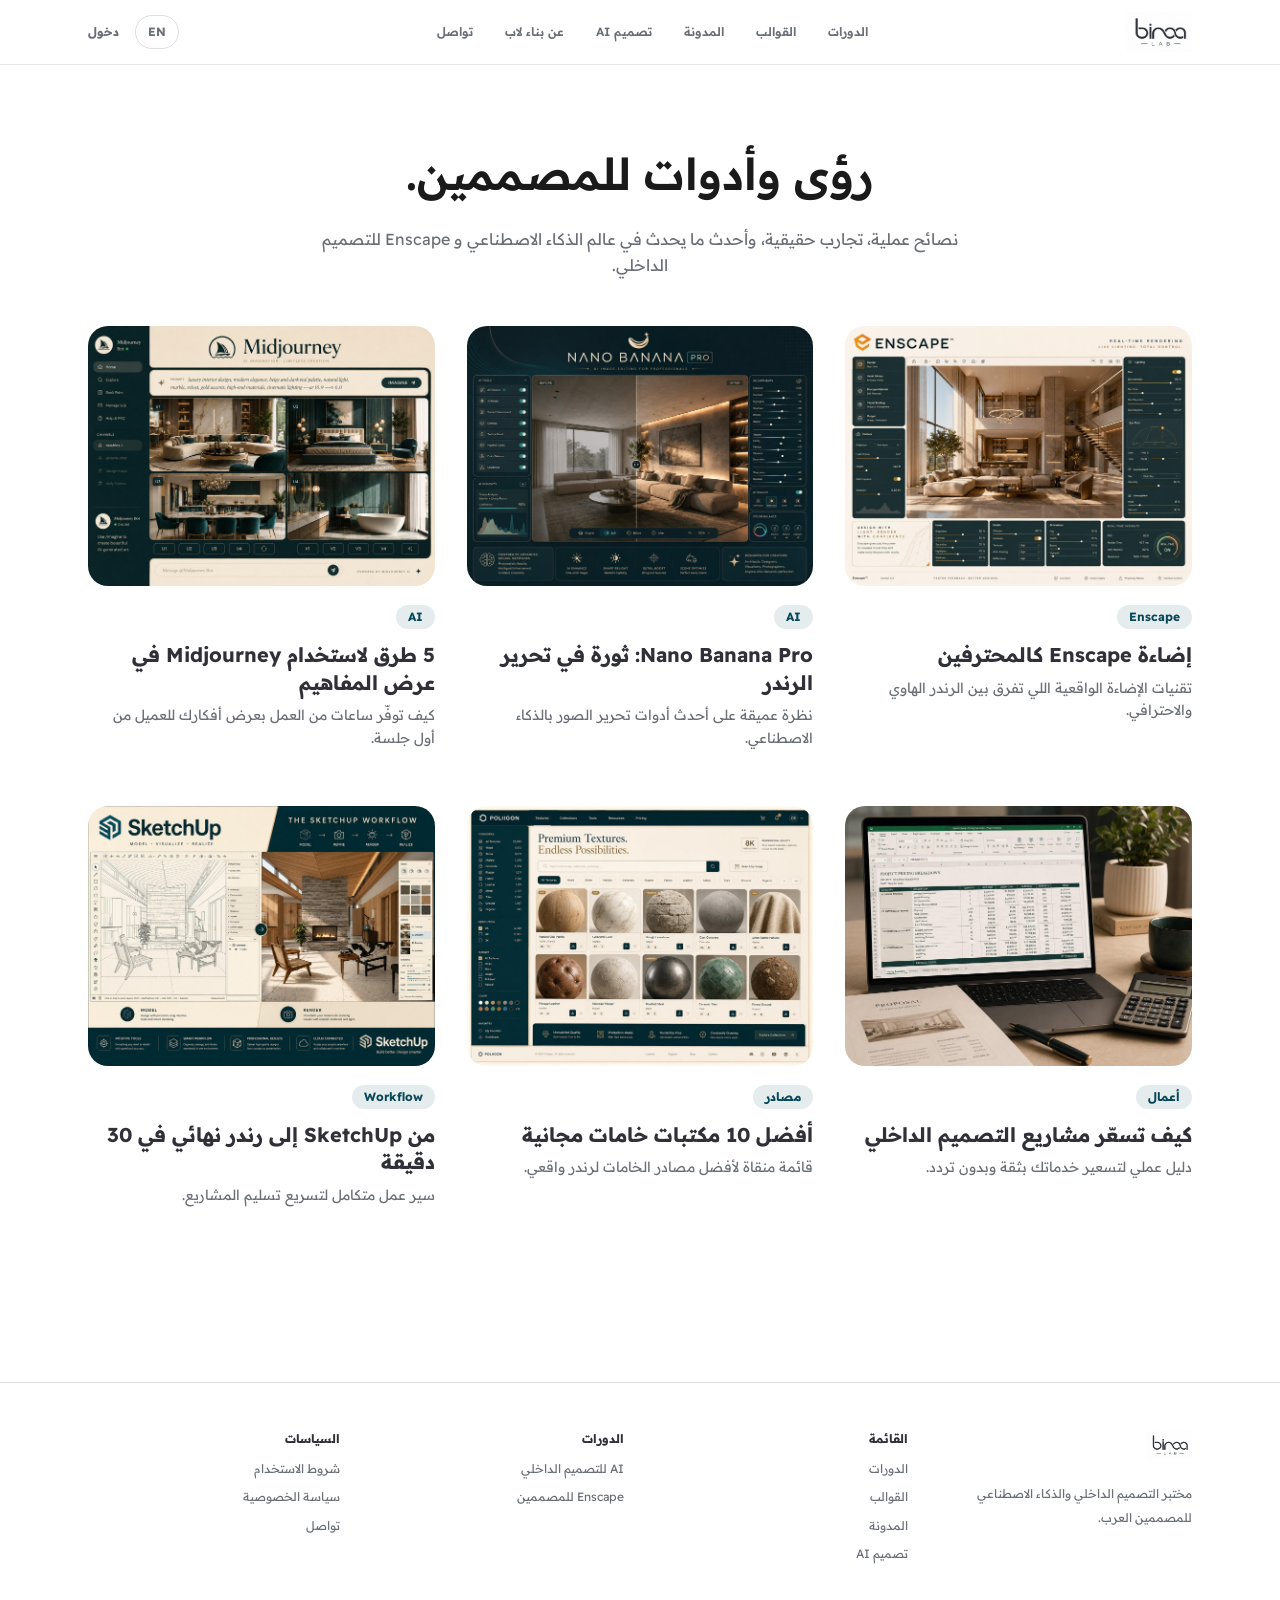
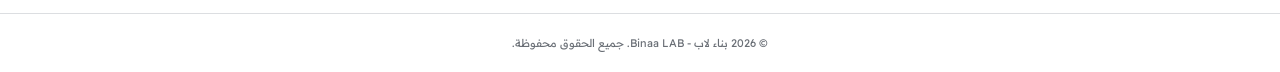
<file: blog.html>
<!DOCTYPE html><!--EwN4Cjyn_r3hkE9xV3_Ey--><html lang="ar" dir="rtl"><head><meta charSet="utf-8"/><meta name="viewport" content="width=device-width, initial-scale=1"/><link rel="preload" as="image" href="/assets/binaa-wordmark.png"/><link rel="stylesheet" href="/_next/static/css/7488c791b925ef96.css" data-precedence="next"/><link rel="preload" as="script" fetchPriority="low" href="/_next/static/chunks/webpack-a838c8ca549dcc86.js"/><script src="/_next/static/chunks/4bd1b696-c023c6e3521b1417.js" async=""></script><script src="/_next/static/chunks/255-eb4aecc3ff015961.js" async=""></script><script src="/_next/static/chunks/main-app-ebe32dee2a16c26a.js" async=""></script><script src="/_next/static/chunks/app/layout-0f02dc0194362ed7.js" async=""></script><script src="/_next/static/chunks/341-deacf856971739ff.js" async=""></script><script src="/_next/static/chunks/923-3ef30d67379536fb.js" async=""></script><script src="/_next/static/chunks/942-0cb348a8f43d8602.js" async=""></script><script src="/_next/static/chunks/510-4171b8134e9dadf8.js" async=""></script><script src="/_next/static/chunks/app/blog/page-7c0ec8a47db0e3c3.js" async=""></script><link rel="preconnect" href="https://fonts.googleapis.com"/><link rel="preconnect" href="https://fonts.gstatic.com" crossorigin="anonymous"/><title>binaa LAB - مختبر التصميم الداخلي بالذكاء الاصطناعي</title><meta name="description" content="تعلم كيف يستخدم مصممو الديكور الذكاء الاصطناعي لتوفير الوقت وتقديم تصاميم أفضل وتوسيع أعمالهم."/><meta property="og:title" content="binaa LAB - الذكاء الاصطناعي لمصممي الديكور"/><meta property="og:description" content="دورة عملية لمصممي الديكور الداخلي لاستخدام AI في توليد الأفكار، الرندر، والعروض."/><meta property="og:type" content="website"/><meta name="twitter:card" content="summary"/><meta name="twitter:title" content="binaa LAB - الذكاء الاصطناعي لمصممي الديكور"/><meta name="twitter:description" content="دورة عملية لمصممي الديكور الداخلي لاستخدام AI في توليد الأفكار، الرندر، والعروض."/><link href="https://fonts.googleapis.com/css2?family=Readex+Pro:wght@300;400;500;600;700&amp;display=swap" rel="stylesheet"/><script src="/_next/static/chunks/polyfills-42372ed130431b0a.js" noModule=""></script></head><body><div hidden=""><!--$--><!--/$--></div><div class="min-h-screen bg-background text-foreground" dir="rtl"><header class="border-b border-border/70 bg-background"><nav class="mx-auto flex max-w-6xl items-center justify-between px-4 py-2.5 sm:px-6 md:py-3"><div class="flex w-full items-center justify-between gap-4 md:hidden"><button type="button" aria-label="دخول" class="inline-flex h-9 w-9 items-center justify-center rounded-full border border-border text-foreground transition hover:border-coral hover:text-coral" aria-haspopup="dialog" aria-expanded="false" data-state="closed"><svg xmlns="http://www.w3.org/2000/svg" width="24" height="24" viewBox="0 0 24 24" fill="none" stroke="currentColor" stroke-width="2" stroke-linecap="round" stroke-linejoin="round" class="lucide lucide-user-round h-4 w-4" aria-hidden="true"><circle cx="12" cy="8" r="5"></circle><path d="M20 21a8 8 0 0 0-16 0"></path></svg></button><a aria-label="binaa LAB" class="flex items-center justify-center" href="/"><img src="/assets/binaa-wordmark.png" alt="binaa LAB" class="h-10 w-auto object-contain"/></a><button type="button" aria-label="فتح القائمة" class="inline-flex h-9 w-9 items-center justify-center rounded-full border border-border text-foreground transition hover:border-coral hover:text-coral" aria-haspopup="dialog" aria-expanded="false" data-state="closed"><svg xmlns="http://www.w3.org/2000/svg" width="24" height="24" viewBox="0 0 24 24" fill="none" stroke="currentColor" stroke-width="2" stroke-linecap="round" stroke-linejoin="round" class="lucide lucide-menu h-4 w-4" aria-hidden="true"><path d="M4 5h16"></path><path d="M4 12h16"></path><path d="M4 19h16"></path></svg></button></div><a aria-label="binaa LAB" class="hidden items-center md:flex" href="/"><img src="/assets/binaa-wordmark.png" alt="binaa LAB" class="h-10 w-auto object-contain"/></a><ul class="hidden items-center gap-8 text-[12px] font-semibold text-muted-foreground md:flex"><li><a class="transition hover:text-coral" href="/courses">الدورات</a></li><li><a class="transition hover:text-coral" href="/templates">القوالب</a></li><li><a class="transition hover:text-coral" href="/blog">المدونة</a></li><li><a class="transition hover:text-coral" href="/ai-design">تصميم AI</a></li><li><a class="transition hover:text-coral" href="/about">عن بناء لاب</a></li><li><a class="transition hover:text-coral" href="/contact">تواصل</a></li></ul><div class="hidden items-center gap-4 md:flex"><button type="button" class="rounded-full border border-border px-3 py-1.5 text-[12px] font-bold text-muted-foreground transition hover:border-coral hover:text-coral">EN</button><button type="button" class="text-[12px] font-bold text-muted-foreground transition hover:text-coral" aria-haspopup="dialog" aria-expanded="false" data-state="closed">دخول</button></div></nav></header><main><section class="mx-auto max-w-4xl px-6 pb-12 pt-20 text-center"><h1 class="page-hero-title mx-auto max-w-[1120px]">رؤى وأدوات للمصممين.</h1><p class="mx-auto mt-6 max-w-2xl leading-relaxed text-muted-foreground">نصائح عملية، تجارب حقيقية، وأحدث ما يحدث في عالم الذكاء الاصطناعي و Enscape للتصميم الداخلي.</p></section><section class="mx-auto max-w-6xl px-6 pb-28"><div class="grid gap-x-8 gap-y-14 md:grid-cols-2 lg:grid-cols-3"><article class="group cursor-pointer text-right"><div class="mb-4 aspect-[4/3] overflow-hidden rounded-2xl"><img src="/assets/blog-enscape-lighting.png" alt="إضاءة Enscape كالمحترفين" loading="lazy" class="h-full w-full object-cover transition duration-500 group-hover:scale-105"/></div><span class="mb-3 inline-block rounded-full bg-coral/10 px-3 py-1 text-xs font-bold text-coral">Enscape</span><h2 class="mb-2 text-xl font-bold leading-snug transition group-hover:text-coral">إضاءة Enscape كالمحترفين</h2><p class="text-sm leading-relaxed text-muted-foreground">تقنيات الإضاءة الواقعية اللي تفرق بين الرندر الهاوي والاحترافي.</p></article><article class="group cursor-pointer text-right"><div class="mb-4 aspect-[4/3] overflow-hidden rounded-2xl"><img src="/assets/blog-nano-banana-pro.png" alt="Nano Banana Pro: ثورة في تحرير الرندر" loading="lazy" class="h-full w-full object-cover transition duration-500 group-hover:scale-105"/></div><span class="mb-3 inline-block rounded-full bg-coral/10 px-3 py-1 text-xs font-bold text-coral">AI</span><h2 class="mb-2 text-xl font-bold leading-snug transition group-hover:text-coral">Nano Banana Pro: ثورة في تحرير الرندر</h2><p class="text-sm leading-relaxed text-muted-foreground">نظرة عميقة على أحدث أدوات تحرير الصور بالذكاء الاصطناعي.</p></article><article class="group cursor-pointer text-right"><div class="mb-4 aspect-[4/3] overflow-hidden rounded-2xl"><img src="/assets/blog-midjourney-concepts.png" alt="5 طرق لاستخدام Midjourney في عرض المفاهيم" loading="lazy" class="h-full w-full object-cover transition duration-500 group-hover:scale-105"/></div><span class="mb-3 inline-block rounded-full bg-coral/10 px-3 py-1 text-xs font-bold text-coral">AI</span><h2 class="mb-2 text-xl font-bold leading-snug transition group-hover:text-coral">5 طرق لاستخدام Midjourney في عرض المفاهيم</h2><p class="text-sm leading-relaxed text-muted-foreground">كيف توفّر ساعات من العمل بعرض أفكارك للعميل من أول جلسة.</p></article><article class="group cursor-pointer text-right"><div class="mb-4 aspect-[4/3] overflow-hidden rounded-2xl"><img src="/assets/blog-pricing-projects.png" alt="كيف تسعّر مشاريع التصميم الداخلي" loading="lazy" class="h-full w-full object-cover transition duration-500 group-hover:scale-105"/></div><span class="mb-3 inline-block rounded-full bg-coral/10 px-3 py-1 text-xs font-bold text-coral">أعمال</span><h2 class="mb-2 text-xl font-bold leading-snug transition group-hover:text-coral">كيف تسعّر مشاريع التصميم الداخلي</h2><p class="text-sm leading-relaxed text-muted-foreground">دليل عملي لتسعير خدماتك بثقة وبدون تردد.</p></article><article class="group cursor-pointer text-right"><div class="mb-4 aspect-[4/3] overflow-hidden rounded-2xl"><img src="/assets/blog-texture-libraries.png" alt="أفضل 10 مكتبات خامات مجانية" loading="lazy" class="h-full w-full object-cover transition duration-500 group-hover:scale-105"/></div><span class="mb-3 inline-block rounded-full bg-coral/10 px-3 py-1 text-xs font-bold text-coral">مصادر</span><h2 class="mb-2 text-xl font-bold leading-snug transition group-hover:text-coral">أفضل 10 مكتبات خامات مجانية</h2><p class="text-sm leading-relaxed text-muted-foreground">قائمة منقاة لأفضل مصادر الخامات لرندر واقعي.</p></article><article class="group cursor-pointer text-right"><div class="mb-4 aspect-[4/3] overflow-hidden rounded-2xl"><img src="/assets/blog-sketchup-workflow.png" alt="من SketchUp إلى رندر نهائي في 30 دقيقة" loading="lazy" class="h-full w-full object-cover transition duration-500 group-hover:scale-105"/></div><span class="mb-3 inline-block rounded-full bg-coral/10 px-3 py-1 text-xs font-bold text-coral">Workflow</span><h2 class="mb-2 text-xl font-bold leading-snug transition group-hover:text-coral">من SketchUp إلى رندر نهائي في 30 دقيقة</h2><p class="text-sm leading-relaxed text-muted-foreground">سير عمل متكامل لتسريع تسليم المشاريع.</p></article></div></section></main><footer class="mt-16 border-t border-border"><div class="mx-auto grid max-w-6xl grid-cols-2 gap-8 px-6 py-12 text-[12px] md:grid-cols-4"><div><a class="mb-4 inline-block" href="/"><img src="/assets/binaa-wordmark.png" alt="binaa LAB" class="h-7 w-auto object-contain"/></a><p class="max-w-[220px] leading-6 text-muted-foreground">مختبر التصميم الداخلي والذكاء الاصطناعي للمصممين العرب.</p></div><div><h4 class="mb-3 font-bold">القائمة</h4><ul class="space-y-2 text-muted-foreground"><li><a class="hover:text-coral" href="/courses">الدورات</a></li><li><a class="hover:text-coral" href="/templates">القوالب</a></li><li><a class="hover:text-coral" href="/blog">المدونة</a></li><li><a class="hover:text-coral" href="/ai-design">تصميم AI</a></li></ul></div><div><h4 class="mb-3 font-bold">الدورات</h4><ul class="space-y-2 text-muted-foreground"><li><a class="hover:text-coral" href="/courses">AI للتصميم الداخلي</a></li><li><a class="hover:text-coral" href="/courses">Enscape للمصممين</a></li></ul></div><div><h4 class="mb-3 font-bold">السياسات</h4><ul class="space-y-2 text-muted-foreground"><li><a class="hover:text-coral" href="/terms">شروط الاستخدام</a></li><li><a class="hover:text-coral" href="/privacy">سياسة الخصوصية</a></li><li><a class="hover:text-coral" href="/contact">تواصل</a></li></ul></div></div><div class="border-t border-border py-5 text-center text-[11px] text-muted-foreground">© 2026 بناء لاب - Binaa LAB. جميع الحقوق محفوظة.</div></footer></div><!--$--><!--/$--><script src="/_next/static/chunks/webpack-a838c8ca549dcc86.js" id="_R_" async=""></script><script>(self.__next_f=self.__next_f||[]).push([0])</script><script>self.__next_f.push([1,"1:\"$Sreact.fragment\"\n2:I[363,[\"177\",\"static/chunks/app/layout-0f02dc0194362ed7.js\"],\"LanguageProvider\"]\n3:I[9766,[],\"\"]\n4:I[8924,[],\"\"]\n5:I[1959,[],\"ClientPageRoot\"]\n6:I[2635,[\"341\",\"static/chunks/341-deacf856971739ff.js\",\"923\",\"static/chunks/923-3ef30d67379536fb.js\",\"942\",\"static/chunks/942-0cb348a8f43d8602.js\",\"510\",\"static/chunks/510-4171b8134e9dadf8.js\",\"831\",\"static/chunks/app/blog/page-7c0ec8a47db0e3c3.js\"],\"default\"]\n9:I[4431,[],\"OutletBoundary\"]\nb:I[5278,[],\"AsyncMetadataOutlet\"]\nd:I[4431,[],\"ViewportBoundary\"]\nf:I[4431,[],\"MetadataBoundary\"]\n10:\"$Sreact.suspense\"\n12:I[7150,[],\"\"]\n:HL[\"/_next/static/css/7488c791b925ef96.css\",\"style\"]\n"])</script><script>self.__next_f.push([1,"0:{\"P\":null,\"b\":\"EwN4Cjyn-r3hkE9xV3-Ey\",\"p\":\"\",\"c\":[\"\",\"blog\"],\"i\":false,\"f\":[[[\"\",{\"children\":[\"blog\",{\"children\":[\"__PAGE__\",{}]}]},\"$undefined\",\"$undefined\",true],[\"\",[\"$\",\"$1\",\"c\",{\"children\":[[[\"$\",\"link\",\"0\",{\"rel\":\"stylesheet\",\"href\":\"/_next/static/css/7488c791b925ef96.css\",\"precedence\":\"next\",\"crossOrigin\":\"$undefined\",\"nonce\":\"$undefined\"}]],[\"$\",\"html\",null,{\"lang\":\"ar\",\"dir\":\"rtl\",\"suppressHydrationWarning\":true,\"children\":[[\"$\",\"head\",null,{\"children\":[[\"$\",\"link\",null,{\"rel\":\"preconnect\",\"href\":\"https://fonts.googleapis.com\"}],[\"$\",\"link\",null,{\"rel\":\"preconnect\",\"href\":\"https://fonts.gstatic.com\",\"crossOrigin\":\"anonymous\"}],[\"$\",\"link\",null,{\"href\":\"https://fonts.googleapis.com/css2?family=Readex+Pro:wght@300;400;500;600;700\u0026display=swap\",\"rel\":\"stylesheet\"}]]}],[\"$\",\"body\",null,{\"children\":[\"$\",\"$L2\",null,{\"children\":[\"$\",\"$L3\",null,{\"parallelRouterKey\":\"children\",\"error\":\"$undefined\",\"errorStyles\":\"$undefined\",\"errorScripts\":\"$undefined\",\"template\":[\"$\",\"$L4\",null,{}],\"templateStyles\":\"$undefined\",\"templateScripts\":\"$undefined\",\"notFound\":[[[\"$\",\"title\",null,{\"children\":\"404: This page could not be found.\"}],[\"$\",\"div\",null,{\"style\":{\"fontFamily\":\"system-ui,\\\"Segoe UI\\\",Roboto,Helvetica,Arial,sans-serif,\\\"Apple Color Emoji\\\",\\\"Segoe UI Emoji\\\"\",\"height\":\"100vh\",\"textAlign\":\"center\",\"display\":\"flex\",\"flexDirection\":\"column\",\"alignItems\":\"center\",\"justifyContent\":\"center\"},\"children\":[\"$\",\"div\",null,{\"children\":[[\"$\",\"style\",null,{\"dangerouslySetInnerHTML\":{\"__html\":\"body{color:#000;background:#fff;margin:0}.next-error-h1{border-right:1px solid rgba(0,0,0,.3)}@media (prefers-color-scheme:dark){body{color:#fff;background:#000}.next-error-h1{border-right:1px solid rgba(255,255,255,.3)}}\"}}],[\"$\",\"h1\",null,{\"className\":\"next-error-h1\",\"style\":{\"display\":\"inline-block\",\"margin\":\"0 20px 0 0\",\"padding\":\"0 23px 0 0\",\"fontSize\":24,\"fontWeight\":500,\"verticalAlign\":\"top\",\"lineHeight\":\"49px\"},\"children\":404}],[\"$\",\"div\",null,{\"style\":{\"display\":\"inline-block\"},\"children\":[\"$\",\"h2\",null,{\"style\":{\"fontSize\":14,\"fontWeight\":400,\"lineHeight\":\"49px\",\"margin\":0},\"children\":\"This page could not be found.\"}]}]]}]}]],[]],\"forbidden\":\"$undefined\",\"unauthorized\":\"$undefined\"}]}]}]]}]]}],{\"children\":[\"blog\",[\"$\",\"$1\",\"c\",{\"children\":[null,[\"$\",\"$L3\",null,{\"parallelRouterKey\":\"children\",\"error\":\"$undefined\",\"errorStyles\":\"$undefined\",\"errorScripts\":\"$undefined\",\"template\":[\"$\",\"$L4\",null,{}],\"templateStyles\":\"$undefined\",\"templateScripts\":\"$undefined\",\"notFound\":\"$undefined\",\"forbidden\":\"$undefined\",\"unauthorized\":\"$undefined\"}]]}],{\"children\":[\"__PAGE__\",[\"$\",\"$1\",\"c\",{\"children\":[[\"$\",\"$L5\",null,{\"Component\":\"$6\",\"searchParams\":{},\"params\":{},\"promises\":[\"$@7\",\"$@8\"]}],null,[\"$\",\"$L9\",null,{\"children\":[\"$La\",[\"$\",\"$Lb\",null,{\"promise\":\"$@c\"}]]}]]}],{},null,false]},null,false]},null,false],[\"$\",\"$1\",\"h\",{\"children\":[null,[[\"$\",\"$Ld\",null,{\"children\":\"$Le\"}],null],[\"$\",\"$Lf\",null,{\"children\":[\"$\",\"div\",null,{\"hidden\":true,\"children\":[\"$\",\"$10\",null,{\"fallback\":null,\"children\":\"$L11\"}]}]}]]}],false]],\"m\":\"$undefined\",\"G\":[\"$12\",[]],\"s\":false,\"S\":true}\n"])</script><script>self.__next_f.push([1,"7:{}\n8:\"$0:f:0:1:2:children:2:children:1:props:children:0:props:params\"\n"])</script><script>self.__next_f.push([1,"e:[[\"$\",\"meta\",\"0\",{\"charSet\":\"utf-8\"}],[\"$\",\"meta\",\"1\",{\"name\":\"viewport\",\"content\":\"width=device-width, initial-scale=1\"}]]\na:null\n"])</script><script>self.__next_f.push([1,"c:{\"metadata\":[[\"$\",\"title\",\"0\",{\"children\":\"binaa LAB - مختبر التصميم الداخلي بالذكاء الاصطناعي\"}],[\"$\",\"meta\",\"1\",{\"name\":\"description\",\"content\":\"تعلم كيف يستخدم مصممو الديكور الذكاء الاصطناعي لتوفير الوقت وتقديم تصاميم أفضل وتوسيع أعمالهم.\"}],[\"$\",\"meta\",\"2\",{\"property\":\"og:title\",\"content\":\"binaa LAB - الذكاء الاصطناعي لمصممي الديكور\"}],[\"$\",\"meta\",\"3\",{\"property\":\"og:description\",\"content\":\"دورة عملية لمصممي الديكور الداخلي لاستخدام AI في توليد الأفكار، الرندر، والعروض.\"}],[\"$\",\"meta\",\"4\",{\"property\":\"og:type\",\"content\":\"website\"}],[\"$\",\"meta\",\"5\",{\"name\":\"twitter:card\",\"content\":\"summary\"}],[\"$\",\"meta\",\"6\",{\"name\":\"twitter:title\",\"content\":\"binaa LAB - الذكاء الاصطناعي لمصممي الديكور\"}],[\"$\",\"meta\",\"7\",{\"name\":\"twitter:description\",\"content\":\"دورة عملية لمصممي الديكور الداخلي لاستخدام AI في توليد الأفكار، الرندر، والعروض.\"}]],\"error\":null,\"digest\":\"$undefined\"}\n"])</script><script>self.__next_f.push([1,"11:\"$c:metadata\"\n"])</script></body></html>
</file>
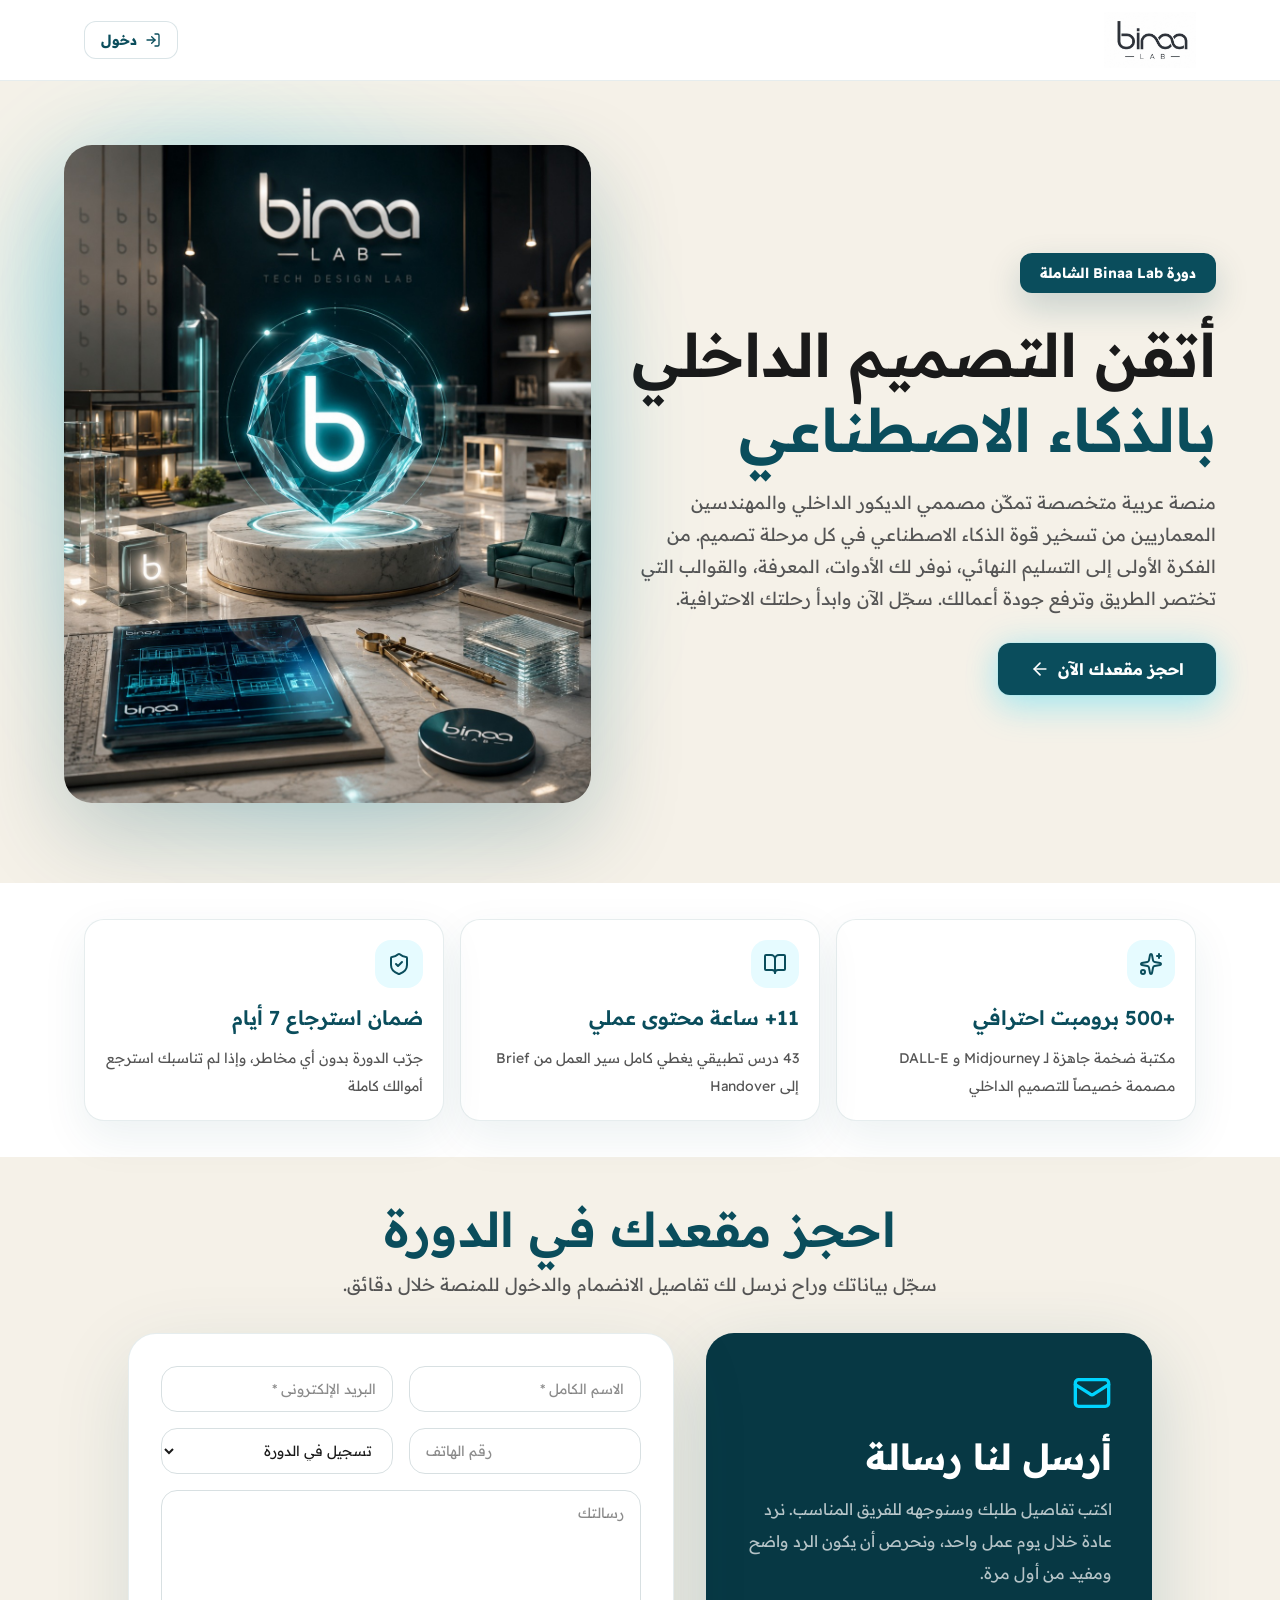
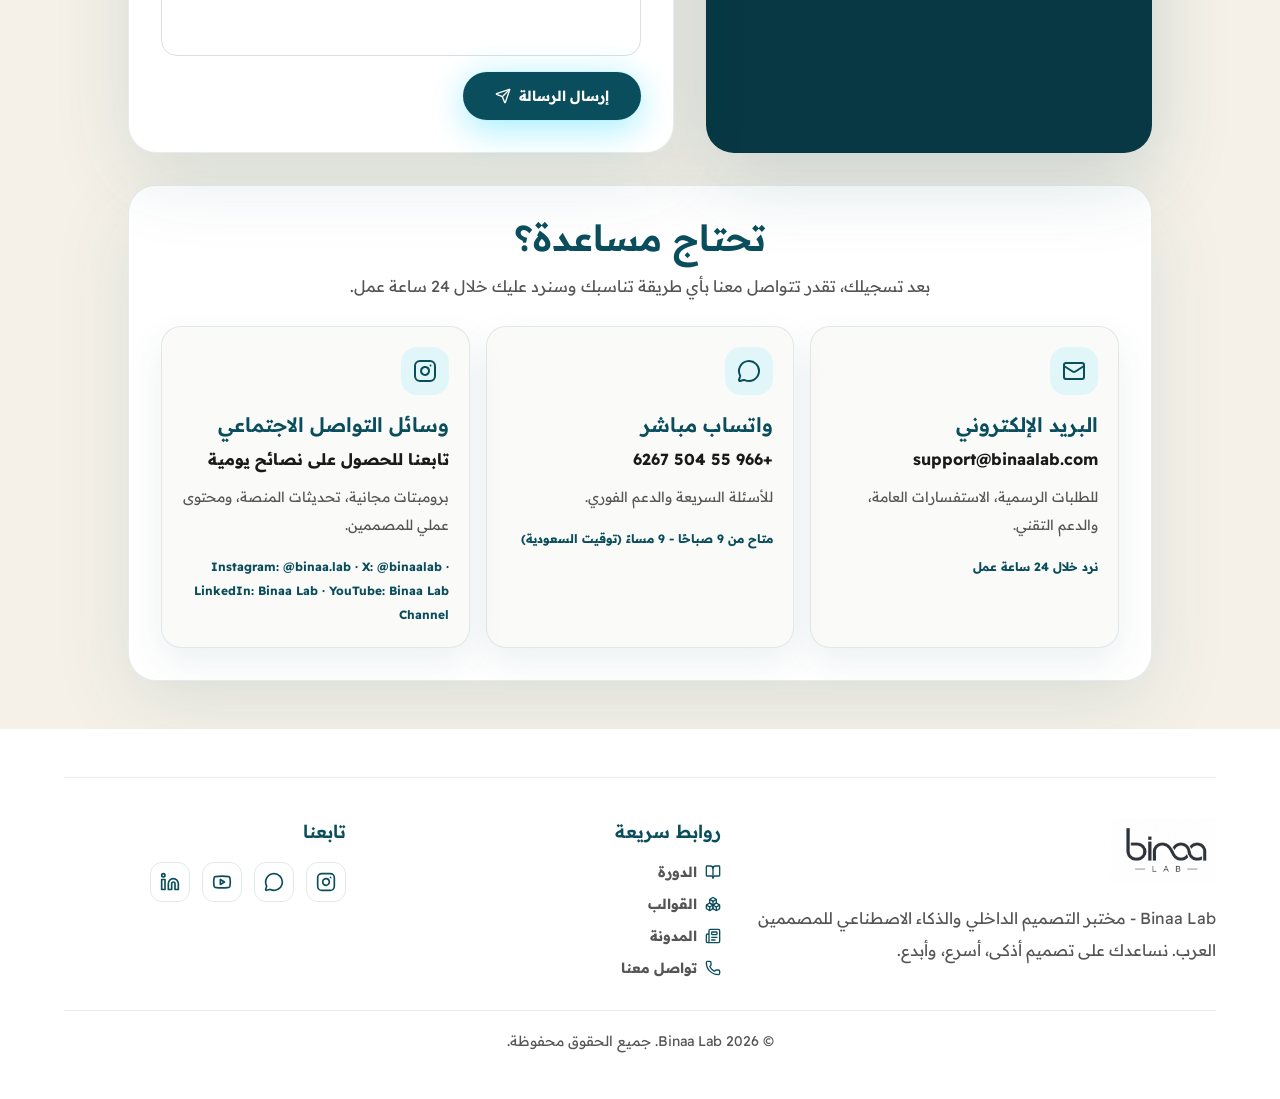
<file: contact.html>
<!DOCTYPE html><!--EwN4Cjyn_r3hkE9xV3_Ey--><html lang="ar" dir="rtl"><head><meta charSet="utf-8"/><meta name="viewport" content="width=device-width, initial-scale=1"/><link rel="preload" as="image" href="/assets/binaa-wordmark.png"/><link rel="preload" as="image" href="/assets/instructor.jpg"/><link rel="stylesheet" href="/_next/static/css/7488c791b925ef96.css" data-precedence="next"/><link rel="preload" as="script" fetchPriority="low" href="/_next/static/chunks/webpack-a838c8ca549dcc86.js"/><script src="/_next/static/chunks/4bd1b696-c023c6e3521b1417.js" async=""></script><script src="/_next/static/chunks/255-eb4aecc3ff015961.js" async=""></script><script src="/_next/static/chunks/main-app-ebe32dee2a16c26a.js" async=""></script><script src="/_next/static/chunks/app/layout-0f02dc0194362ed7.js" async=""></script><script src="/_next/static/chunks/341-deacf856971739ff.js" async=""></script><script src="/_next/static/chunks/app/contact/page-67b165f47fa2965d.js" async=""></script><link rel="preconnect" href="https://fonts.googleapis.com"/><link rel="preconnect" href="https://fonts.gstatic.com" crossorigin="anonymous"/><title>binaa LAB - مختبر التصميم الداخلي بالذكاء الاصطناعي</title><meta name="description" content="تعلم كيف يستخدم مصممو الديكور الذكاء الاصطناعي لتوفير الوقت وتقديم تصاميم أفضل وتوسيع أعمالهم."/><meta property="og:title" content="binaa LAB - الذكاء الاصطناعي لمصممي الديكور"/><meta property="og:description" content="دورة عملية لمصممي الديكور الداخلي لاستخدام AI في توليد الأفكار، الرندر، والعروض."/><meta property="og:type" content="website"/><meta name="twitter:card" content="summary"/><meta name="twitter:title" content="binaa LAB - الذكاء الاصطناعي لمصممي الديكور"/><meta name="twitter:description" content="دورة عملية لمصممي الديكور الداخلي لاستخدام AI في توليد الأفكار، الرندر، والعروض."/><link href="https://fonts.googleapis.com/css2?family=Readex+Pro:wght@300;400;500;600;700&amp;display=swap" rel="stylesheet"/><script src="/_next/static/chunks/polyfills-42372ed130431b0a.js" noModule=""></script></head><body><div hidden=""><!--$--><!--/$--></div><div class="min-h-screen bg-white text-[#1a1a1a]" dir="rtl"><header class="border-b border-[#0a4d5c]/10 bg-white/95 backdrop-blur"><nav class="mx-auto flex max-w-6xl items-center justify-between px-5 py-3"><a aria-label="binaa LAB" class="flex items-center" href="/"><img src="/assets/binaa-wordmark.png" alt="binaa LAB" class="h-12 w-auto object-contain md:h-14"/></a><a class="inline-flex items-center gap-2 rounded-lg border border-[#0a4d5c]/15 bg-white px-4 py-2 text-sm font-bold text-[#0a4d5c] transition hover:border-[#0a4d5c] hover:bg-[#f5f1e8]" href="/login"><svg xmlns="http://www.w3.org/2000/svg" width="24" height="24" viewBox="0 0 24 24" fill="none" stroke="currentColor" stroke-width="2" stroke-linecap="round" stroke-linejoin="round" class="lucide lucide-log-in h-4 w-4" aria-hidden="true"><path d="m10 17 5-5-5-5"></path><path d="M15 12H3"></path><path d="M15 3h4a2 2 0 0 1 2 2v14a2 2 0 0 1-2 2h-4"></path></svg>دخول</a></nav></header><main><section class="relative overflow-hidden bg-[#f5f1e8] px-5 pb-16 pt-14 md:pb-20 md:pt-16"><div class="absolute left-8 top-16 h-72 w-72 rounded-full bg-[#00d4ff]/20 blur-3xl"></div><div class="relative mx-auto grid max-w-6xl items-center gap-10 md:grid-cols-[1fr_0.9fr]"><div class="text-right"><span class="inline-flex rounded-lg bg-[#0a4d5c] px-5 py-2.5 text-sm font-bold text-white shadow-[0_14px_34px_rgba(10,77,92,0.20)]">دورة Binaa Lab الشاملة</span><h1 class="mt-6 max-w-3xl text-4xl font-semibold leading-[1.25] tracking-normal md:text-6xl">أتقن التصميم الداخلي<span class="block text-[#0a4d5c]">بالذكاء الاصطناعي</span></h1><p class="mt-5 max-w-2xl text-base leading-8 text-[#555] md:text-lg">منصة عربية متخصصة تمكّن مصممي الديكور الداخلي والمهندسين المعماريين من تسخير قوة الذكاء الاصطناعي في كل مرحلة تصميم. من الفكرة الأولى إلى التسليم النهائي، نوفر لك الأدوات، المعرفة، والقوالب التي تختصر الطريق وترفع جودة أعمالك. سجّل الآن وابدأ رحلتك الاحترافية.</p><div class="mt-7 flex justify-start"><a href="#lead-form" class="turquoise-glow-btn inline-flex items-center gap-2 rounded-lg bg-[#0a4d5c] px-8 py-3.5 text-sm font-bold text-white transition hover:-translate-y-0.5 hover:bg-[#0d6b7d] md:text-base">احجز مقعدك الآن<svg xmlns="http://www.w3.org/2000/svg" width="24" height="24" viewBox="0 0 24 24" fill="none" stroke="currentColor" stroke-width="2" stroke-linecap="round" stroke-linejoin="round" class="lucide lucide-arrow-left h-5 w-5" aria-hidden="true"><path d="m12 19-7-7 7-7"></path><path d="M19 12H5"></path></svg></a></div></div><div class="relative order-first md:order-last"><div class="absolute inset-6 rounded-full bg-[#00d4ff]/25 blur-3xl"></div><img src="/assets/instructor.jpg" alt="Binaa Lab Tech Design Lab" class="relative aspect-[4/5] w-full rounded-[28px] object-cover shadow-[0_30px_90px_rgba(10,77,92,0.24)]"/></div></div></section><section class="mx-auto max-w-6xl px-5 py-8 md:py-9"><div class="grid gap-4 md:grid-cols-3"><article class="rounded-2xl border border-[#0a4d5c]/10 bg-white p-5 text-right shadow-[0_16px_45px_rgba(10,77,92,0.08)] transition hover:-translate-y-1 hover:shadow-[0_20px_55px_rgba(10,77,92,0.14)]"><span class="mb-4 flex h-12 w-12 items-center justify-center rounded-xl bg-[#00d4ff]/10 text-[#0a4d5c]"><svg xmlns="http://www.w3.org/2000/svg" width="24" height="24" viewBox="0 0 24 24" fill="none" stroke="currentColor" stroke-width="2" stroke-linecap="round" stroke-linejoin="round" class="lucide lucide-sparkles h-6 w-6" aria-hidden="true"><path d="M11.017 2.814a1 1 0 0 1 1.966 0l1.051 5.558a2 2 0 0 0 1.594 1.594l5.558 1.051a1 1 0 0 1 0 1.966l-5.558 1.051a2 2 0 0 0-1.594 1.594l-1.051 5.558a1 1 0 0 1-1.966 0l-1.051-5.558a2 2 0 0 0-1.594-1.594l-5.558-1.051a1 1 0 0 1 0-1.966l5.558-1.051a2 2 0 0 0 1.594-1.594z"></path><path d="M20 2v4"></path><path d="M22 4h-4"></path><circle cx="4" cy="20" r="2"></circle></svg></span><h2 class="text-xl font-semibold text-[#0a4d5c]">+500 برومبت احترافي</h2><p class="mt-3 text-sm leading-7 text-[#555]">مكتبة ضخمة جاهزة لـ Midjourney و DALL-E مصممة خصيصاً للتصميم الداخلي</p></article><article class="rounded-2xl border border-[#0a4d5c]/10 bg-white p-5 text-right shadow-[0_16px_45px_rgba(10,77,92,0.08)] transition hover:-translate-y-1 hover:shadow-[0_20px_55px_rgba(10,77,92,0.14)]"><span class="mb-4 flex h-12 w-12 items-center justify-center rounded-xl bg-[#00d4ff]/10 text-[#0a4d5c]"><svg xmlns="http://www.w3.org/2000/svg" width="24" height="24" viewBox="0 0 24 24" fill="none" stroke="currentColor" stroke-width="2" stroke-linecap="round" stroke-linejoin="round" class="lucide lucide-book-open h-6 w-6" aria-hidden="true"><path d="M12 7v14"></path><path d="M3 18a1 1 0 0 1-1-1V4a1 1 0 0 1 1-1h5a4 4 0 0 1 4 4 4 4 0 0 1 4-4h5a1 1 0 0 1 1 1v13a1 1 0 0 1-1 1h-6a3 3 0 0 0-3 3 3 3 0 0 0-3-3z"></path></svg></span><h2 class="text-xl font-semibold text-[#0a4d5c]">11+ ساعة محتوى عملي</h2><p class="mt-3 text-sm leading-7 text-[#555]">43 درس تطبيقي يغطي كامل سير العمل من Brief إلى Handover</p></article><article class="rounded-2xl border border-[#0a4d5c]/10 bg-white p-5 text-right shadow-[0_16px_45px_rgba(10,77,92,0.08)] transition hover:-translate-y-1 hover:shadow-[0_20px_55px_rgba(10,77,92,0.14)]"><span class="mb-4 flex h-12 w-12 items-center justify-center rounded-xl bg-[#00d4ff]/10 text-[#0a4d5c]"><svg xmlns="http://www.w3.org/2000/svg" width="24" height="24" viewBox="0 0 24 24" fill="none" stroke="currentColor" stroke-width="2" stroke-linecap="round" stroke-linejoin="round" class="lucide lucide-shield-check h-6 w-6" aria-hidden="true"><path d="M20 13c0 5-3.5 7.5-7.66 8.95a1 1 0 0 1-.67-.01C7.5 20.5 4 18 4 13V6a1 1 0 0 1 1-1c2 0 4.5-1.2 6.24-2.72a1.17 1.17 0 0 1 1.52 0C14.51 3.81 17 5 19 5a1 1 0 0 1 1 1z"></path><path d="m9 12 2 2 4-4"></path></svg></span><h2 class="text-xl font-semibold text-[#0a4d5c]">ضمان استرجاع 7 أيام</h2><p class="mt-3 text-sm leading-7 text-[#555]">جرّب الدورة بدون أي مخاطر، وإذا لم تناسبك استرجع أموالك كاملة</p></article></div></section><section id="lead-form" class="bg-[#f5f1e8] px-5 py-10 md:py-12"><div class="mx-auto max-w-5xl"><div class="mb-8 text-center"><h2 class="text-4xl font-semibold text-[#0a4d5c] md:text-5xl">احجز مقعدك في الدورة</h2><p class="mx-auto mt-4 max-w-2xl text-lg leading-8 text-[#555]">سجّل بياناتك وراح نرسل لك تفاصيل الانضمام والدخول للمنصة خلال دقائق.</p></div><div class="grid gap-8 lg:grid-cols-[0.9fr_1.1fr]"><div class="rounded-[28px] bg-[#073844] p-8 text-right text-white shadow-[0_24px_80px_rgba(10,77,92,0.18)] md:p-10"><svg xmlns="http://www.w3.org/2000/svg" width="24" height="24" viewBox="0 0 24 24" fill="none" stroke="currentColor" stroke-width="2" stroke-linecap="round" stroke-linejoin="round" class="lucide lucide-mail mb-6 h-10 w-10 text-[#00d4ff]" aria-hidden="true"><path d="m22 7-8.991 5.727a2 2 0 0 1-2.009 0L2 7"></path><rect x="2" y="4" width="20" height="16" rx="2"></rect></svg><h3 class="text-3xl font-bold md:text-4xl">أرسل لنا رسالة</h3><p class="mt-4 leading-8 text-white/70">اكتب تفاصيل طلبك وسنوجهه للفريق المناسب. نرد عادة خلال يوم عمل واحد، ونحرص أن يكون الرد واضح ومفيد من أول مرة.</p></div><div class="rounded-[28px] border border-[#0a4d5c]/10 bg-white p-6 text-right shadow-[0_24px_80px_rgba(10,77,92,0.12)] md:p-8"><form class="grid gap-4"><div class="grid gap-4 md:grid-cols-2"><input type="text" placeholder="الاسم الكامل *" required="" class="rounded-xl border border-[#d8e0e2] bg-white px-4 py-3 text-sm outline-none transition focus:border-[#00a9c7] focus:ring-2 focus:ring-[#00d4ff]/20" name="contact-name"/><input type="email" placeholder="البريد الإلكتروني *" required="" class="rounded-xl border border-[#d8e0e2] bg-white px-4 py-3 text-sm outline-none transition focus:border-[#00a9c7] focus:ring-2 focus:ring-[#00d4ff]/20" name="contact-email"/></div><div class="grid gap-4 md:grid-cols-2"><input type="tel" placeholder="رقم الهاتف" class="rounded-xl border border-[#d8e0e2] bg-white px-4 py-3 text-sm outline-none transition focus:border-[#00a9c7] focus:ring-2 focus:ring-[#00d4ff]/20" name="contact-phone"/><select name="contact-topic" class="rounded-xl border border-[#d8e0e2] bg-white px-4 py-3 text-sm outline-none transition focus:border-[#00a9c7] focus:ring-2 focus:ring-[#00d4ff]/20"><option selected="">تسجيل في الدورة</option><option>دعم تقني</option><option>طلب تعاون/شراكة</option><option>اقتراح أو ملاحظة</option><option>أخرى</option></select></div><textarea name="contact-message" placeholder="رسالتك" rows="7" class="resize-none rounded-xl border border-[#d8e0e2] bg-white px-4 py-3 text-sm outline-none transition focus:border-[#00a9c7] focus:ring-2 focus:ring-[#00d4ff]/20"></textarea><button type="submit" class="turquoise-glow-btn inline-flex w-fit items-center gap-2 rounded-full bg-[#0a4d5c] px-8 py-3.5 text-sm font-bold text-white transition hover:-translate-y-0.5 hover:bg-[#083f4b] disabled:opacity-50">إرسال الرسالة<svg xmlns="http://www.w3.org/2000/svg" width="24" height="24" viewBox="0 0 24 24" fill="none" stroke="currentColor" stroke-width="2" stroke-linecap="round" stroke-linejoin="round" class="lucide lucide-send h-4 w-4" aria-hidden="true"><path d="M14.536 21.686a.5.5 0 0 0 .937-.024l6.5-19a.496.496 0 0 0-.635-.635l-19 6.5a.5.5 0 0 0-.024.937l7.93 3.18a2 2 0 0 1 1.112 1.11z"></path><path d="m21.854 2.147-10.94 10.939"></path></svg></button></form></div></div><div class="mt-8 rounded-[28px] border border-[#0a4d5c]/10 bg-white p-6 text-right shadow-[0_24px_80px_rgba(10,77,92,0.10)] md:p-8"><div class="mb-6 text-center"><h3 class="text-3xl font-semibold text-[#0a4d5c] md:text-4xl">تحتاج مساعدة؟</h3><p class="mx-auto mt-3 max-w-2xl text-base leading-8 text-[#555]">بعد تسجيلك، تقدر تتواصل معنا بأي طريقة تناسبك وسنرد عليك خلال 24 ساعة عمل.</p></div><div class="grid gap-4 md:grid-cols-3"><article class="rounded-2xl border border-[#0a4d5c]/10 bg-[#fafaf8] p-5 shadow-[0_14px_36px_rgba(10,77,92,0.08)] transition hover:-translate-y-1 hover:shadow-[0_18px_48px_rgba(10,77,92,0.14)]"><span class="mb-4 flex h-12 w-12 items-center justify-center rounded-xl bg-[#00d4ff]/10 text-[#0a4d5c]"><svg xmlns="http://www.w3.org/2000/svg" width="24" height="24" viewBox="0 0 24 24" fill="none" stroke="currentColor" stroke-width="2" stroke-linecap="round" stroke-linejoin="round" class="lucide lucide-mail h-6 w-6" aria-hidden="true"><path d="m22 7-8.991 5.727a2 2 0 0 1-2.009 0L2 7"></path><rect x="2" y="4" width="20" height="16" rx="2"></rect></svg></span><h4 class="text-xl font-semibold text-[#0a4d5c]">البريد الإلكتروني</h4><p class="mt-2 text-base font-bold text-[#1a1a1a]">support@binaalab.com</p><p class="mt-3 text-sm leading-7 text-[#555]">للطلبات الرسمية، الاستفسارات العامة، والدعم التقني.</p><p class="mt-4 text-xs font-bold leading-6 text-[#0a4d5c]">نرد خلال 24 ساعة عمل</p></article><article class="rounded-2xl border border-[#0a4d5c]/10 bg-[#fafaf8] p-5 shadow-[0_14px_36px_rgba(10,77,92,0.08)] transition hover:-translate-y-1 hover:shadow-[0_18px_48px_rgba(10,77,92,0.14)]"><span class="mb-4 flex h-12 w-12 items-center justify-center rounded-xl bg-[#00d4ff]/10 text-[#0a4d5c]"><svg xmlns="http://www.w3.org/2000/svg" width="24" height="24" viewBox="0 0 24 24" fill="none" stroke="currentColor" stroke-width="2" stroke-linecap="round" stroke-linejoin="round" class="lucide lucide-message-circle h-6 w-6" aria-hidden="true"><path d="M2.992 16.342a2 2 0 0 1 .094 1.167l-1.065 3.29a1 1 0 0 0 1.236 1.168l3.413-.998a2 2 0 0 1 1.099.092 10 10 0 1 0-4.777-4.719"></path></svg></span><h4 class="text-xl font-semibold text-[#0a4d5c]">واتساب مباشر</h4><p class="mt-2 text-base font-bold text-[#1a1a1a]">+966 55 504 6267</p><p class="mt-3 text-sm leading-7 text-[#555]">للأسئلة السريعة والدعم الفوري.</p><p class="mt-4 text-xs font-bold leading-6 text-[#0a4d5c]">متاح من 9 صباحًا - 9 مساءً (توقيت السعودية)</p></article><article class="rounded-2xl border border-[#0a4d5c]/10 bg-[#fafaf8] p-5 shadow-[0_14px_36px_rgba(10,77,92,0.08)] transition hover:-translate-y-1 hover:shadow-[0_18px_48px_rgba(10,77,92,0.14)]"><span class="mb-4 flex h-12 w-12 items-center justify-center rounded-xl bg-[#00d4ff]/10 text-[#0a4d5c]"><svg xmlns="http://www.w3.org/2000/svg" width="24" height="24" viewBox="0 0 24 24" fill="none" stroke="currentColor" stroke-width="2" stroke-linecap="round" stroke-linejoin="round" class="lucide lucide-instagram h-6 w-6" aria-hidden="true"><rect width="20" height="20" x="2" y="2" rx="5" ry="5"></rect><path d="M16 11.37A4 4 0 1 1 12.63 8 4 4 0 0 1 16 11.37z"></path><line x1="17.5" x2="17.51" y1="6.5" y2="6.5"></line></svg></span><h4 class="text-xl font-semibold text-[#0a4d5c]">وسائل التواصل الاجتماعي</h4><p class="mt-2 text-base font-bold text-[#1a1a1a]">تابعنا للحصول على نصائح يومية</p><p class="mt-3 text-sm leading-7 text-[#555]">برومبتات مجانية، تحديثات المنصة، ومحتوى عملي للمصممين.</p><p class="mt-4 text-xs font-bold leading-6 text-[#0a4d5c]">Instagram: @binaa.lab · X: @binaalab · LinkedIn: Binaa Lab · YouTube: Binaa Lab Channel</p></article></div></div></div></section></main><footer class="bg-white px-5 py-12 text-right"><div class="mx-auto grid max-w-6xl gap-8 border-t border-[#0a4d5c]/10 pt-10 md:grid-cols-[1.15fr_0.85fr_0.7fr]"><div><img src="/assets/binaa-wordmark.png" alt="binaa LAB" class="h-16 w-auto object-contain"/><p class="mt-5 max-w-xl leading-8 text-[#555]">Binaa Lab - مختبر التصميم الداخلي والذكاء الاصطناعي للمصممين العرب. نساعدك على تصميم أذكى، أسرع، وأبدع.</p></div><div><h3 class="mb-4 text-lg font-semibold text-[#0a4d5c]">روابط سريعة</h3><div class="grid gap-3"><a class="inline-flex items-center gap-2 text-sm font-bold text-[#555] transition hover:text-[#0a4d5c]" href="/courses"><svg xmlns="http://www.w3.org/2000/svg" width="24" height="24" viewBox="0 0 24 24" fill="none" stroke="currentColor" stroke-width="2" stroke-linecap="round" stroke-linejoin="round" class="lucide lucide-book-open h-4 w-4 text-[#0a4d5c]" aria-hidden="true"><path d="M12 7v14"></path><path d="M3 18a1 1 0 0 1-1-1V4a1 1 0 0 1 1-1h5a4 4 0 0 1 4 4 4 4 0 0 1 4-4h5a1 1 0 0 1 1 1v13a1 1 0 0 1-1 1h-6a3 3 0 0 0-3 3 3 3 0 0 0-3-3z"></path></svg>الدورة</a><a class="inline-flex items-center gap-2 text-sm font-bold text-[#555] transition hover:text-[#0a4d5c]" href="/templates"><svg xmlns="http://www.w3.org/2000/svg" width="24" height="24" viewBox="0 0 24 24" fill="none" stroke="currentColor" stroke-width="2" stroke-linecap="round" stroke-linejoin="round" class="lucide lucide-boxes h-4 w-4 text-[#0a4d5c]" aria-hidden="true"><path d="M2.97 12.92A2 2 0 0 0 2 14.63v3.24a2 2 0 0 0 .97 1.71l3 1.8a2 2 0 0 0 2.06 0L12 19v-5.5l-5-3-4.03 2.42Z"></path><path d="m7 16.5-4.74-2.85"></path><path d="m7 16.5 5-3"></path><path d="M7 16.5v5.17"></path><path d="M12 13.5V19l3.97 2.38a2 2 0 0 0 2.06 0l3-1.8a2 2 0 0 0 .97-1.71v-3.24a2 2 0 0 0-.97-1.71L17 10.5l-5 3Z"></path><path d="m17 16.5-5-3"></path><path d="m17 16.5 4.74-2.85"></path><path d="M17 16.5v5.17"></path><path d="M7.97 4.42A2 2 0 0 0 7 6.13v4.37l5 3 5-3V6.13a2 2 0 0 0-.97-1.71l-3-1.8a2 2 0 0 0-2.06 0l-3 1.8Z"></path><path d="M12 8 7.26 5.15"></path><path d="m12 8 4.74-2.85"></path><path d="M12 13.5V8"></path></svg>القوالب</a><a class="inline-flex items-center gap-2 text-sm font-bold text-[#555] transition hover:text-[#0a4d5c]" href="/blog"><svg xmlns="http://www.w3.org/2000/svg" width="24" height="24" viewBox="0 0 24 24" fill="none" stroke="currentColor" stroke-width="2" stroke-linecap="round" stroke-linejoin="round" class="lucide lucide-newspaper h-4 w-4 text-[#0a4d5c]" aria-hidden="true"><path d="M15 18h-5"></path><path d="M18 14h-8"></path><path d="M4 22h16a2 2 0 0 0 2-2V4a2 2 0 0 0-2-2H8a2 2 0 0 0-2 2v16a2 2 0 0 1-4 0v-9a2 2 0 0 1 2-2h2"></path><rect width="8" height="4" x="10" y="6" rx="1"></rect></svg>المدونة</a><a class="inline-flex items-center gap-2 text-sm font-bold text-[#555] transition hover:text-[#0a4d5c]" href="/contact"><svg xmlns="http://www.w3.org/2000/svg" width="24" height="24" viewBox="0 0 24 24" fill="none" stroke="currentColor" stroke-width="2" stroke-linecap="round" stroke-linejoin="round" class="lucide lucide-phone h-4 w-4 text-[#0a4d5c]" aria-hidden="true"><path d="M13.832 16.568a1 1 0 0 0 1.213-.303l.355-.465A2 2 0 0 1 17 15h3a2 2 0 0 1 2 2v3a2 2 0 0 1-2 2A18 18 0 0 1 2 4a2 2 0 0 1 2-2h3a2 2 0 0 1 2 2v3a2 2 0 0 1-.8 1.6l-.468.351a1 1 0 0 0-.292 1.233 14 14 0 0 0 6.392 6.384"></path></svg>تواصل معنا</a></div></div><div><h3 class="mb-4 text-lg font-semibold text-[#0a4d5c]">تابعنا</h3><div class="flex gap-3"><a href="#" aria-label="Instagram" class="flex h-10 w-10 items-center justify-center rounded-lg border border-[#0a4d5c]/12 text-[#0a4d5c] transition hover:border-[#00d4ff] hover:bg-[#00d4ff]/10"><svg xmlns="http://www.w3.org/2000/svg" width="24" height="24" viewBox="0 0 24 24" fill="none" stroke="currentColor" stroke-width="2" stroke-linecap="round" stroke-linejoin="round" class="lucide lucide-instagram h-5 w-5" aria-hidden="true"><rect width="20" height="20" x="2" y="2" rx="5" ry="5"></rect><path d="M16 11.37A4 4 0 1 1 12.63 8 4 4 0 0 1 16 11.37z"></path><line x1="17.5" x2="17.51" y1="6.5" y2="6.5"></line></svg></a><a href="#" aria-label="Twitter" class="flex h-10 w-10 items-center justify-center rounded-lg border border-[#0a4d5c]/12 text-[#0a4d5c] transition hover:border-[#00d4ff] hover:bg-[#00d4ff]/10"><svg xmlns="http://www.w3.org/2000/svg" width="24" height="24" viewBox="0 0 24 24" fill="none" stroke="currentColor" stroke-width="2" stroke-linecap="round" stroke-linejoin="round" class="lucide lucide-message-circle h-5 w-5" aria-hidden="true"><path d="M2.992 16.342a2 2 0 0 1 .094 1.167l-1.065 3.29a1 1 0 0 0 1.236 1.168l3.413-.998a2 2 0 0 1 1.099.092 10 10 0 1 0-4.777-4.719"></path></svg></a><a href="#" aria-label="YouTube" class="flex h-10 w-10 items-center justify-center rounded-lg border border-[#0a4d5c]/12 text-[#0a4d5c] transition hover:border-[#00d4ff] hover:bg-[#00d4ff]/10"><svg xmlns="http://www.w3.org/2000/svg" width="24" height="24" viewBox="0 0 24 24" fill="none" stroke="currentColor" stroke-width="2" stroke-linecap="round" stroke-linejoin="round" class="lucide lucide-youtube h-5 w-5" aria-hidden="true"><path d="M2.5 17a24.12 24.12 0 0 1 0-10 2 2 0 0 1 1.4-1.4 49.56 49.56 0 0 1 16.2 0A2 2 0 0 1 21.5 7a24.12 24.12 0 0 1 0 10 2 2 0 0 1-1.4 1.4 49.55 49.55 0 0 1-16.2 0A2 2 0 0 1 2.5 17"></path><path d="m10 15 5-3-5-3z"></path></svg></a><a href="#" aria-label="LinkedIn" class="flex h-10 w-10 items-center justify-center rounded-lg border border-[#0a4d5c]/12 text-[#0a4d5c] transition hover:border-[#00d4ff] hover:bg-[#00d4ff]/10"><svg xmlns="http://www.w3.org/2000/svg" width="24" height="24" viewBox="0 0 24 24" fill="none" stroke="currentColor" stroke-width="2" stroke-linecap="round" stroke-linejoin="round" class="lucide lucide-linkedin h-5 w-5" aria-hidden="true"><path d="M16 8a6 6 0 0 1 6 6v7h-4v-7a2 2 0 0 0-2-2 2 2 0 0 0-2 2v7h-4v-7a6 6 0 0 1 6-6z"></path><rect width="4" height="12" x="2" y="9"></rect><circle cx="4" cy="4" r="2"></circle></svg></a></div></div></div><div class="mx-auto mt-8 max-w-6xl border-t border-[#0a4d5c]/10 pt-5 text-center text-sm text-[#555]">© 2026 Binaa Lab. جميع الحقوق محفوظة.</div></footer></div><!--$--><!--/$--><script src="/_next/static/chunks/webpack-a838c8ca549dcc86.js" id="_R_" async=""></script><script>(self.__next_f=self.__next_f||[]).push([0])</script><script>self.__next_f.push([1,"1:\"$Sreact.fragment\"\n2:I[363,[\"177\",\"static/chunks/app/layout-0f02dc0194362ed7.js\"],\"LanguageProvider\"]\n3:I[9766,[],\"\"]\n4:I[8924,[],\"\"]\n5:I[1959,[],\"ClientPageRoot\"]\n6:I[8786,[\"341\",\"static/chunks/341-deacf856971739ff.js\",\"977\",\"static/chunks/app/contact/page-67b165f47fa2965d.js\"],\"default\"]\n9:I[4431,[],\"OutletBoundary\"]\nb:I[5278,[],\"AsyncMetadataOutlet\"]\nd:I[4431,[],\"ViewportBoundary\"]\nf:I[4431,[],\"MetadataBoundary\"]\n10:\"$Sreact.suspense\"\n12:I[7150,[],\"\"]\n:HL[\"/_next/static/css/7488c791b925ef96.css\",\"style\"]\n"])</script><script>self.__next_f.push([1,"0:{\"P\":null,\"b\":\"EwN4Cjyn-r3hkE9xV3-Ey\",\"p\":\"\",\"c\":[\"\",\"contact\"],\"i\":false,\"f\":[[[\"\",{\"children\":[\"contact\",{\"children\":[\"__PAGE__\",{}]}]},\"$undefined\",\"$undefined\",true],[\"\",[\"$\",\"$1\",\"c\",{\"children\":[[[\"$\",\"link\",\"0\",{\"rel\":\"stylesheet\",\"href\":\"/_next/static/css/7488c791b925ef96.css\",\"precedence\":\"next\",\"crossOrigin\":\"$undefined\",\"nonce\":\"$undefined\"}]],[\"$\",\"html\",null,{\"lang\":\"ar\",\"dir\":\"rtl\",\"suppressHydrationWarning\":true,\"children\":[[\"$\",\"head\",null,{\"children\":[[\"$\",\"link\",null,{\"rel\":\"preconnect\",\"href\":\"https://fonts.googleapis.com\"}],[\"$\",\"link\",null,{\"rel\":\"preconnect\",\"href\":\"https://fonts.gstatic.com\",\"crossOrigin\":\"anonymous\"}],[\"$\",\"link\",null,{\"href\":\"https://fonts.googleapis.com/css2?family=Readex+Pro:wght@300;400;500;600;700\u0026display=swap\",\"rel\":\"stylesheet\"}]]}],[\"$\",\"body\",null,{\"children\":[\"$\",\"$L2\",null,{\"children\":[\"$\",\"$L3\",null,{\"parallelRouterKey\":\"children\",\"error\":\"$undefined\",\"errorStyles\":\"$undefined\",\"errorScripts\":\"$undefined\",\"template\":[\"$\",\"$L4\",null,{}],\"templateStyles\":\"$undefined\",\"templateScripts\":\"$undefined\",\"notFound\":[[[\"$\",\"title\",null,{\"children\":\"404: This page could not be found.\"}],[\"$\",\"div\",null,{\"style\":{\"fontFamily\":\"system-ui,\\\"Segoe UI\\\",Roboto,Helvetica,Arial,sans-serif,\\\"Apple Color Emoji\\\",\\\"Segoe UI Emoji\\\"\",\"height\":\"100vh\",\"textAlign\":\"center\",\"display\":\"flex\",\"flexDirection\":\"column\",\"alignItems\":\"center\",\"justifyContent\":\"center\"},\"children\":[\"$\",\"div\",null,{\"children\":[[\"$\",\"style\",null,{\"dangerouslySetInnerHTML\":{\"__html\":\"body{color:#000;background:#fff;margin:0}.next-error-h1{border-right:1px solid rgba(0,0,0,.3)}@media (prefers-color-scheme:dark){body{color:#fff;background:#000}.next-error-h1{border-right:1px solid rgba(255,255,255,.3)}}\"}}],[\"$\",\"h1\",null,{\"className\":\"next-error-h1\",\"style\":{\"display\":\"inline-block\",\"margin\":\"0 20px 0 0\",\"padding\":\"0 23px 0 0\",\"fontSize\":24,\"fontWeight\":500,\"verticalAlign\":\"top\",\"lineHeight\":\"49px\"},\"children\":404}],[\"$\",\"div\",null,{\"style\":{\"display\":\"inline-block\"},\"children\":[\"$\",\"h2\",null,{\"style\":{\"fontSize\":14,\"fontWeight\":400,\"lineHeight\":\"49px\",\"margin\":0},\"children\":\"This page could not be found.\"}]}]]}]}]],[]],\"forbidden\":\"$undefined\",\"unauthorized\":\"$undefined\"}]}]}]]}]]}],{\"children\":[\"contact\",[\"$\",\"$1\",\"c\",{\"children\":[null,[\"$\",\"$L3\",null,{\"parallelRouterKey\":\"children\",\"error\":\"$undefined\",\"errorStyles\":\"$undefined\",\"errorScripts\":\"$undefined\",\"template\":[\"$\",\"$L4\",null,{}],\"templateStyles\":\"$undefined\",\"templateScripts\":\"$undefined\",\"notFound\":\"$undefined\",\"forbidden\":\"$undefined\",\"unauthorized\":\"$undefined\"}]]}],{\"children\":[\"__PAGE__\",[\"$\",\"$1\",\"c\",{\"children\":[[\"$\",\"$L5\",null,{\"Component\":\"$6\",\"searchParams\":{},\"params\":{},\"promises\":[\"$@7\",\"$@8\"]}],null,[\"$\",\"$L9\",null,{\"children\":[\"$La\",[\"$\",\"$Lb\",null,{\"promise\":\"$@c\"}]]}]]}],{},null,false]},null,false]},null,false],[\"$\",\"$1\",\"h\",{\"children\":[null,[[\"$\",\"$Ld\",null,{\"children\":\"$Le\"}],null],[\"$\",\"$Lf\",null,{\"children\":[\"$\",\"div\",null,{\"hidden\":true,\"children\":[\"$\",\"$10\",null,{\"fallback\":null,\"children\":\"$L11\"}]}]}]]}],false]],\"m\":\"$undefined\",\"G\":[\"$12\",[]],\"s\":false,\"S\":true}\n"])</script><script>self.__next_f.push([1,"7:{}\n8:\"$0:f:0:1:2:children:2:children:1:props:children:0:props:params\"\n"])</script><script>self.__next_f.push([1,"e:[[\"$\",\"meta\",\"0\",{\"charSet\":\"utf-8\"}],[\"$\",\"meta\",\"1\",{\"name\":\"viewport\",\"content\":\"width=device-width, initial-scale=1\"}]]\na:null\n"])</script><script>self.__next_f.push([1,"c:{\"metadata\":[[\"$\",\"title\",\"0\",{\"children\":\"binaa LAB - مختبر التصميم الداخلي بالذكاء الاصطناعي\"}],[\"$\",\"meta\",\"1\",{\"name\":\"description\",\"content\":\"تعلم كيف يستخدم مصممو الديكور الذكاء الاصطناعي لتوفير الوقت وتقديم تصاميم أفضل وتوسيع أعمالهم.\"}],[\"$\",\"meta\",\"2\",{\"property\":\"og:title\",\"content\":\"binaa LAB - الذكاء الاصطناعي لمصممي الديكور\"}],[\"$\",\"meta\",\"3\",{\"property\":\"og:description\",\"content\":\"دورة عملية لمصممي الديكور الداخلي لاستخدام AI في توليد الأفكار، الرندر، والعروض.\"}],[\"$\",\"meta\",\"4\",{\"property\":\"og:type\",\"content\":\"website\"}],[\"$\",\"meta\",\"5\",{\"name\":\"twitter:card\",\"content\":\"summary\"}],[\"$\",\"meta\",\"6\",{\"name\":\"twitter:title\",\"content\":\"binaa LAB - الذكاء الاصطناعي لمصممي الديكور\"}],[\"$\",\"meta\",\"7\",{\"name\":\"twitter:description\",\"content\":\"دورة عملية لمصممي الديكور الداخلي لاستخدام AI في توليد الأفكار، الرندر، والعروض.\"}]],\"error\":null,\"digest\":\"$undefined\"}\n"])</script><script>self.__next_f.push([1,"11:\"$c:metadata\"\n"])</script></body></html>
</file>
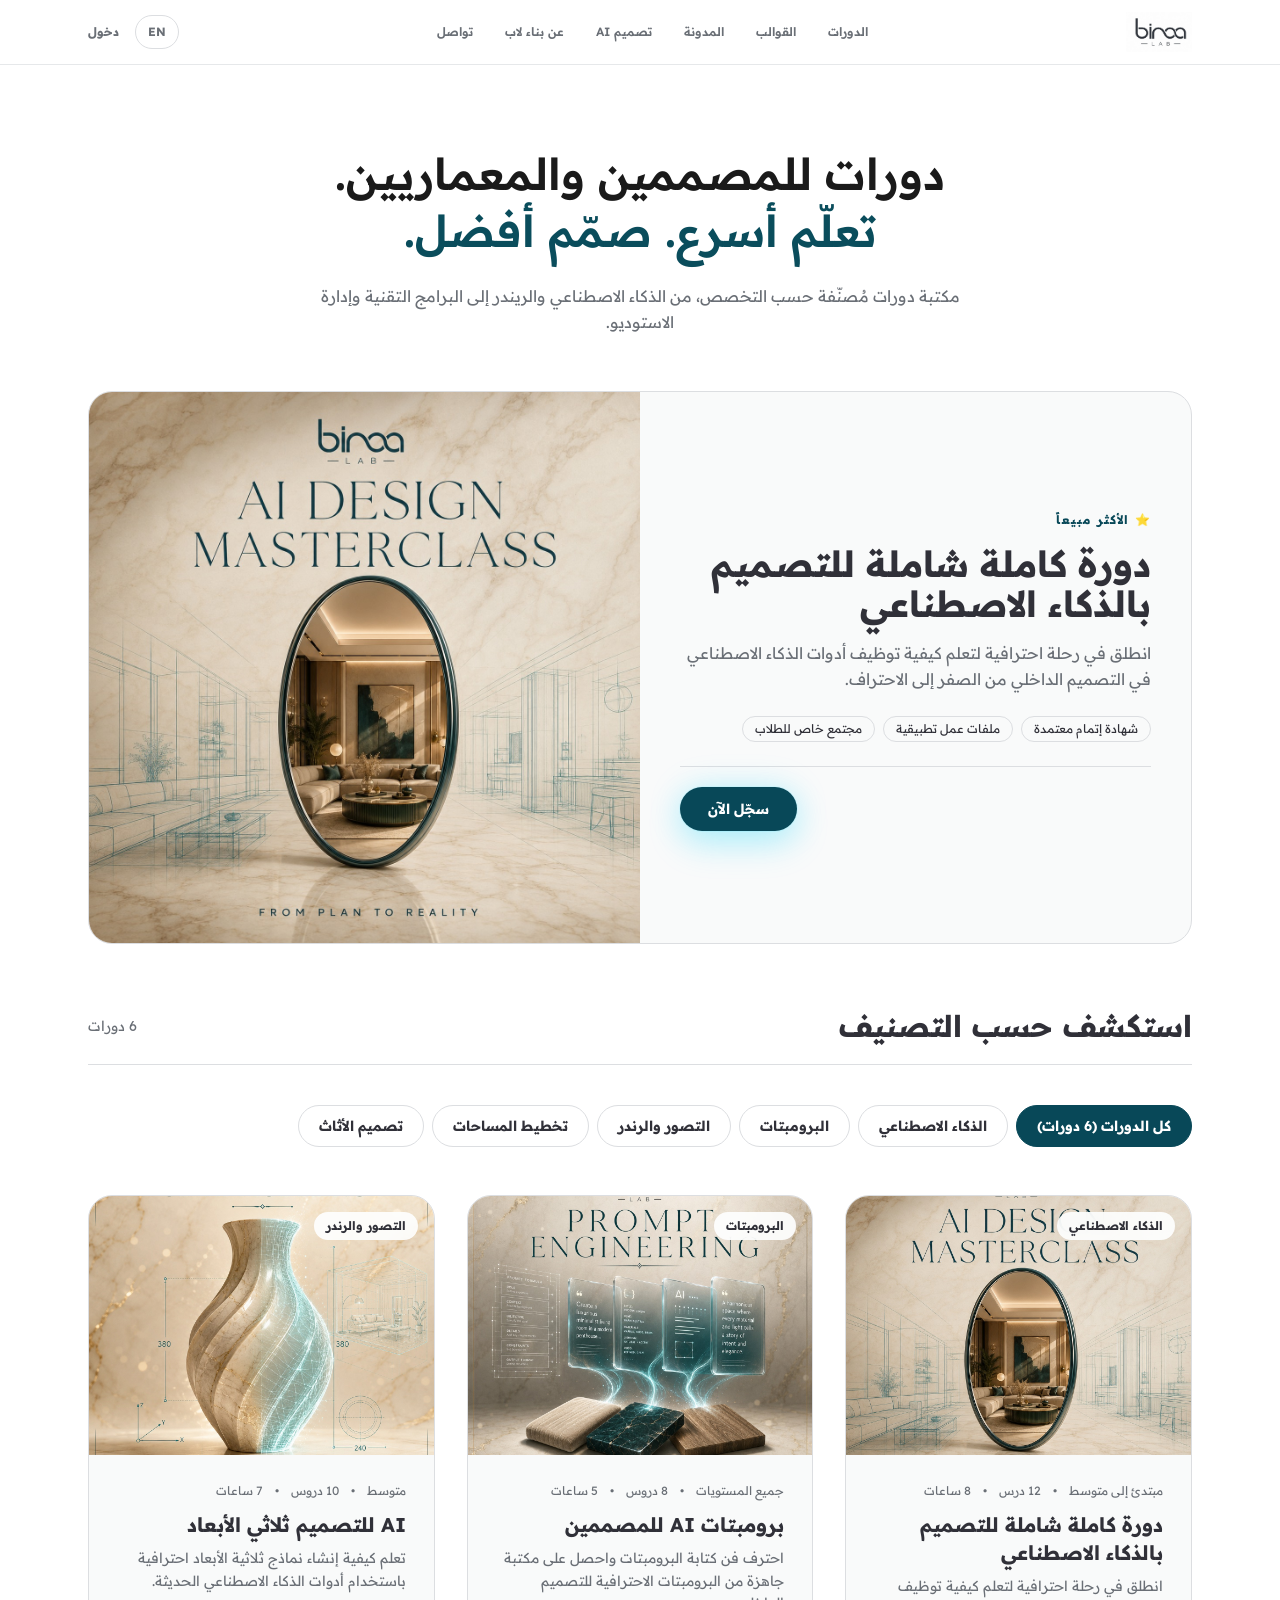
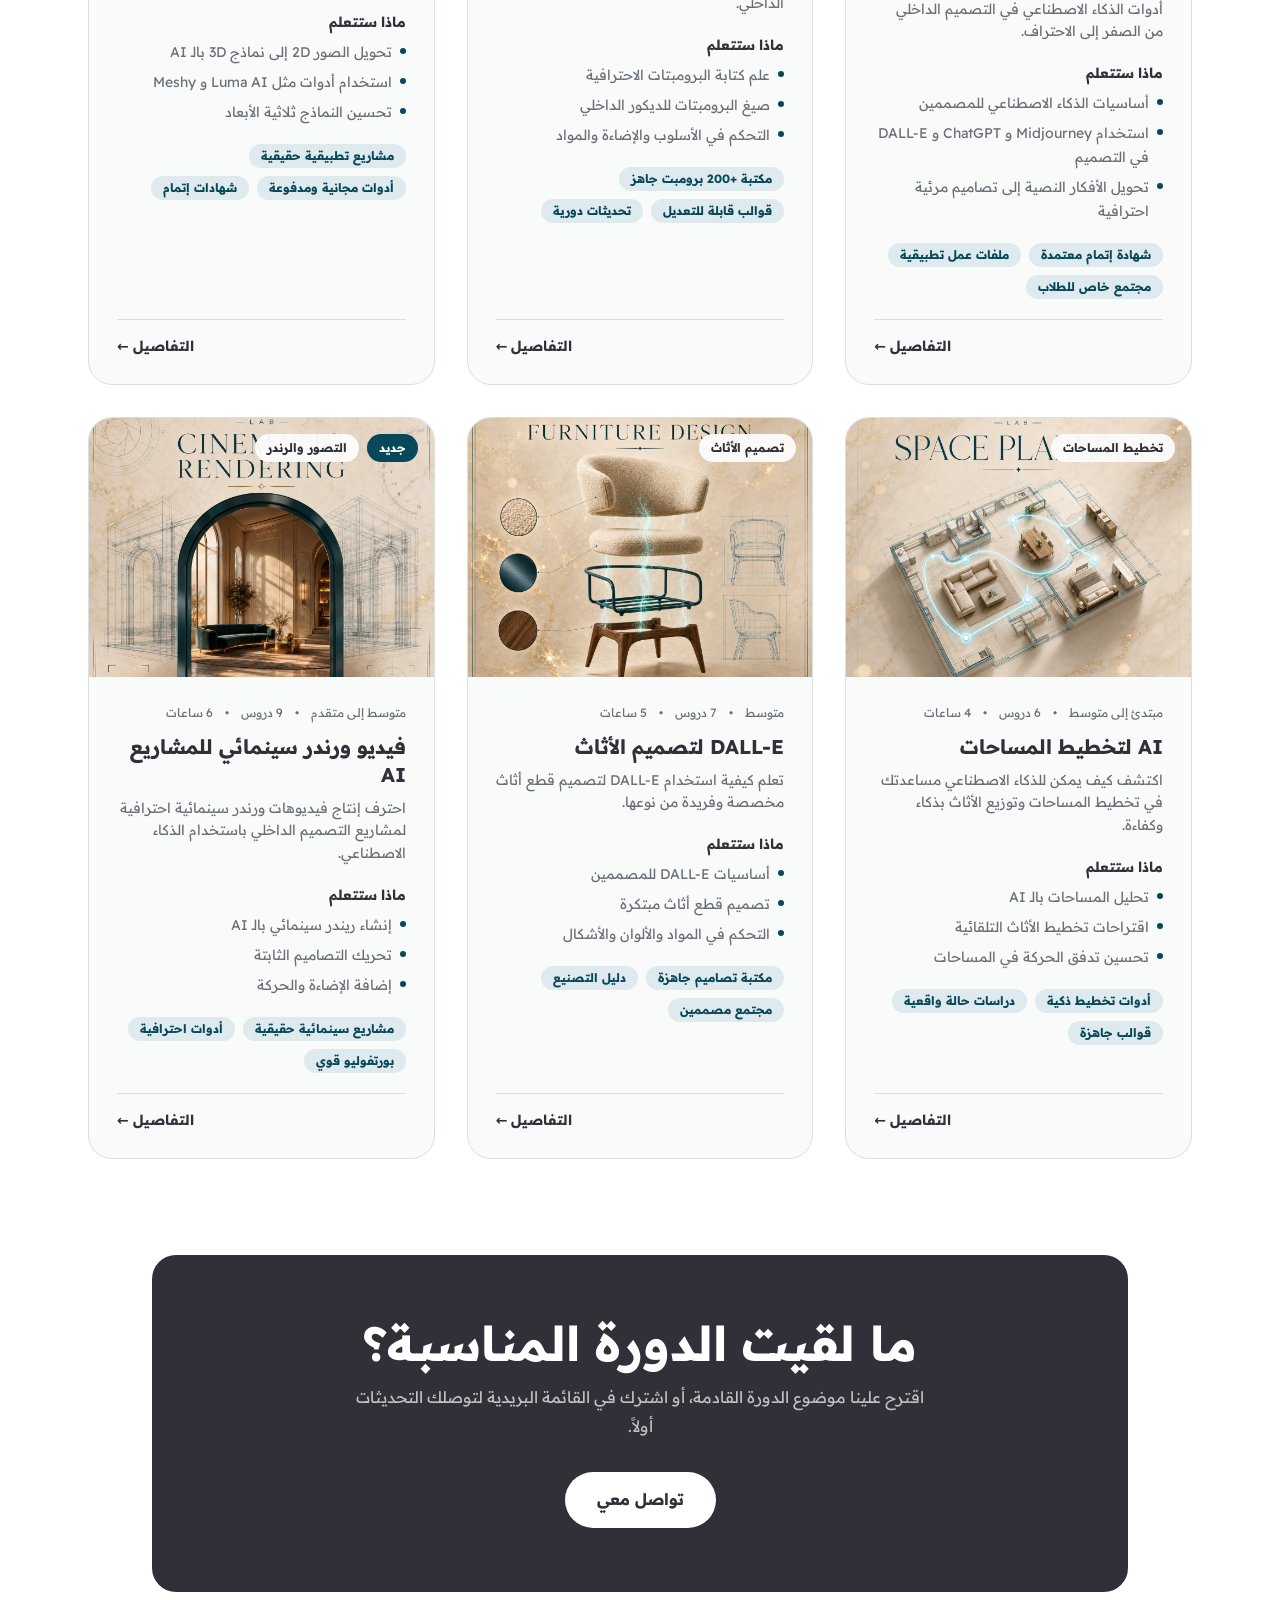
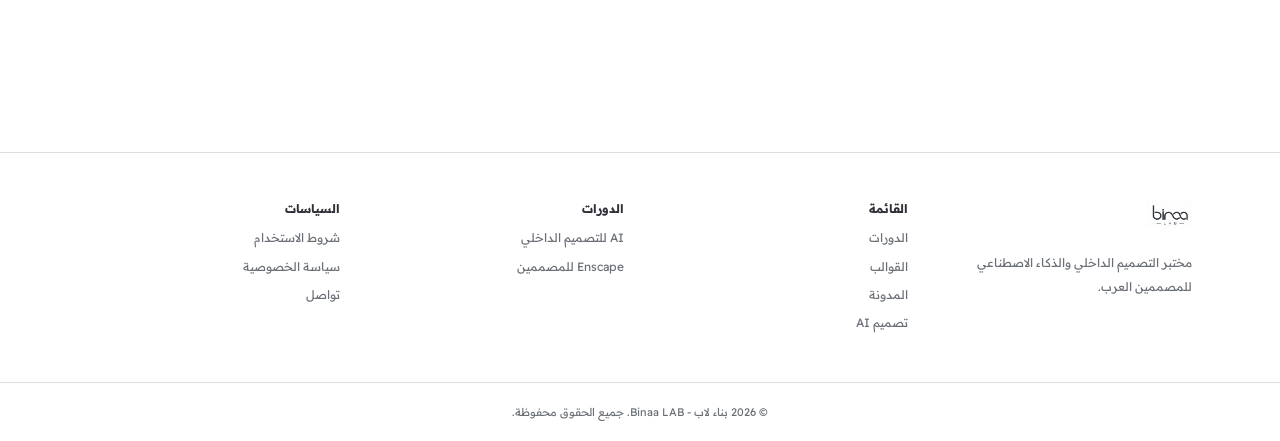
<file: courses.html>
<!DOCTYPE html><!--EwN4Cjyn_r3hkE9xV3_Ey--><html lang="ar" dir="rtl"><head><meta charSet="utf-8"/><meta name="viewport" content="width=device-width, initial-scale=1"/><link rel="preload" as="image" href="/assets/binaa-wordmark.png"/><link rel="preload" as="image" href="/assets/course-ai-masterclass.png"/><link rel="preload" as="image" href="/assets/course-prompts.png"/><link rel="preload" as="image" href="/assets/course-3d-modeling.png"/><link rel="preload" as="image" href="/assets/course-space-planning.png"/><link rel="preload" as="image" href="/assets/course-furniture-design.png"/><link rel="preload" as="image" href="/assets/course-cinematic-rendering.png"/><link rel="stylesheet" href="/_next/static/css/7488c791b925ef96.css" data-precedence="next"/><link rel="preload" as="script" fetchPriority="low" href="/_next/static/chunks/webpack-a838c8ca549dcc86.js"/><script src="/_next/static/chunks/4bd1b696-c023c6e3521b1417.js" async=""></script><script src="/_next/static/chunks/255-eb4aecc3ff015961.js" async=""></script><script src="/_next/static/chunks/main-app-ebe32dee2a16c26a.js" async=""></script><script src="/_next/static/chunks/app/layout-0f02dc0194362ed7.js" async=""></script><script src="/_next/static/chunks/341-deacf856971739ff.js" async=""></script><script src="/_next/static/chunks/923-3ef30d67379536fb.js" async=""></script><script src="/_next/static/chunks/942-0cb348a8f43d8602.js" async=""></script><script src="/_next/static/chunks/510-4171b8134e9dadf8.js" async=""></script><script src="/_next/static/chunks/app/courses/page-e4095c553c10cd3c.js" async=""></script><link rel="preconnect" href="https://fonts.googleapis.com"/><link rel="preconnect" href="https://fonts.gstatic.com" crossorigin="anonymous"/><title>binaa LAB - مختبر التصميم الداخلي بالذكاء الاصطناعي</title><meta name="description" content="تعلم كيف يستخدم مصممو الديكور الذكاء الاصطناعي لتوفير الوقت وتقديم تصاميم أفضل وتوسيع أعمالهم."/><meta property="og:title" content="binaa LAB - الذكاء الاصطناعي لمصممي الديكور"/><meta property="og:description" content="دورة عملية لمصممي الديكور الداخلي لاستخدام AI في توليد الأفكار، الرندر، والعروض."/><meta property="og:type" content="website"/><meta name="twitter:card" content="summary"/><meta name="twitter:title" content="binaa LAB - الذكاء الاصطناعي لمصممي الديكور"/><meta name="twitter:description" content="دورة عملية لمصممي الديكور الداخلي لاستخدام AI في توليد الأفكار، الرندر، والعروض."/><link href="https://fonts.googleapis.com/css2?family=Readex+Pro:wght@300;400;500;600;700&amp;display=swap" rel="stylesheet"/><script src="/_next/static/chunks/polyfills-42372ed130431b0a.js" noModule=""></script></head><body><div hidden=""><!--$--><!--/$--></div><div class="min-h-screen bg-background text-foreground" dir="rtl"><header class="border-b border-border/70 bg-background"><nav class="mx-auto flex max-w-6xl items-center justify-between px-4 py-2.5 sm:px-6 md:py-3"><div class="flex w-full items-center justify-between gap-4 md:hidden"><button type="button" aria-label="دخول" class="inline-flex h-9 w-9 items-center justify-center rounded-full border border-border text-foreground transition hover:border-coral hover:text-coral" aria-haspopup="dialog" aria-expanded="false" data-state="closed"><svg xmlns="http://www.w3.org/2000/svg" width="24" height="24" viewBox="0 0 24 24" fill="none" stroke="currentColor" stroke-width="2" stroke-linecap="round" stroke-linejoin="round" class="lucide lucide-user-round h-4 w-4" aria-hidden="true"><circle cx="12" cy="8" r="5"></circle><path d="M20 21a8 8 0 0 0-16 0"></path></svg></button><a aria-label="binaa LAB" class="flex items-center justify-center" href="/"><img src="/assets/binaa-wordmark.png" alt="binaa LAB" class="h-10 w-auto object-contain"/></a><button type="button" aria-label="فتح القائمة" class="inline-flex h-9 w-9 items-center justify-center rounded-full border border-border text-foreground transition hover:border-coral hover:text-coral" aria-haspopup="dialog" aria-expanded="false" data-state="closed"><svg xmlns="http://www.w3.org/2000/svg" width="24" height="24" viewBox="0 0 24 24" fill="none" stroke="currentColor" stroke-width="2" stroke-linecap="round" stroke-linejoin="round" class="lucide lucide-menu h-4 w-4" aria-hidden="true"><path d="M4 5h16"></path><path d="M4 12h16"></path><path d="M4 19h16"></path></svg></button></div><a aria-label="binaa LAB" class="hidden items-center md:flex" href="/"><img src="/assets/binaa-wordmark.png" alt="binaa LAB" class="h-10 w-auto object-contain"/></a><ul class="hidden items-center gap-8 text-[12px] font-semibold text-muted-foreground md:flex"><li><a class="transition hover:text-coral" href="/courses">الدورات</a></li><li><a class="transition hover:text-coral" href="/templates">القوالب</a></li><li><a class="transition hover:text-coral" href="/blog">المدونة</a></li><li><a class="transition hover:text-coral" href="/ai-design">تصميم AI</a></li><li><a class="transition hover:text-coral" href="/about">عن بناء لاب</a></li><li><a class="transition hover:text-coral" href="/contact">تواصل</a></li></ul><div class="hidden items-center gap-4 md:flex"><button type="button" class="rounded-full border border-border px-3 py-1.5 text-[12px] font-bold text-muted-foreground transition hover:border-coral hover:text-coral">EN</button><button type="button" class="text-[12px] font-bold text-muted-foreground transition hover:text-coral" aria-haspopup="dialog" aria-expanded="false" data-state="closed">دخول</button></div></nav></header><section class="mx-auto max-w-5xl px-6 pb-14 pt-20 text-center"><h1 class="page-hero-title mx-auto max-w-[1120px]">دورات للمصممين والمعماريين.<br/><span class="title-accent">تعلّم أسرع. صمّم أفضل.</span></h1><p class="mx-auto mt-6 max-w-2xl leading-relaxed text-muted-foreground">مكتبة دورات مُصنّفة حسب التخصص، من الذكاء الاصطناعي والريندر إلى البرامج التقنية وإدارة الاستوديو.</p></section><section class="mx-auto max-w-6xl px-6 pb-16"><div class="grid items-center overflow-hidden rounded-3xl border border-border bg-card md:grid-cols-2"><div class="order-1 aspect-[4/3] overflow-hidden md:order-2 md:h-full md:aspect-auto"><img src="/assets/course-ai-masterclass.png" alt="دورة كاملة شاملة للتصميم بالذكاء الاصطناعي" class="h-full w-full object-cover"/></div><div class="order-2 p-10 md:order-1"><span class="mb-4 inline-block text-xs font-bold tracking-widest text-coral">⭐ الأكثر مبيعاً</span><h2 class="mb-4 text-3xl font-bold md:text-4xl">دورة كاملة شاملة للتصميم بالذكاء الاصطناعي</h2><p class="mb-6 leading-relaxed text-muted-foreground">انطلق في رحلة احترافية لتعلم كيفية توظيف أدوات الذكاء الاصطناعي في التصميم الداخلي من الصفر إلى الاحتراف.</p><div class="mb-6 flex flex-wrap gap-2"><span class="rounded-full border border-border px-3 py-1 text-xs">شهادة إتمام معتمدة</span><span class="rounded-full border border-border px-3 py-1 text-xs">ملفات عمل تطبيقية</span><span class="rounded-full border border-border px-3 py-1 text-xs">مجتمع خاص للطلاب</span></div><div class="flex items-center justify-end border-t border-border pt-5"><a class="turquoise-glow-btn inline-block rounded-full bg-coral px-7 py-3 text-sm font-bold text-white transition hover:bg-coral/90" href="/contact">سجّل الآن</a></div></div></div></section><section class="mx-auto max-w-6xl px-6"><div class="mb-10 flex flex-wrap items-center justify-between gap-4 border-b border-border pb-5"><h2 class="text-2xl font-bold md:text-3xl">استكشف حسب التصنيف</h2><span class="text-sm text-muted-foreground">6<!-- --> <!-- -->دورات</span></div><div class="mb-12 flex flex-wrap gap-2"><button class="rounded-full border px-5 py-2.5 text-sm font-bold transition border-coral bg-coral text-white">كل الدورات (6 دورات)</button><button class="rounded-full border px-5 py-2.5 text-sm font-bold transition border-border bg-transparent text-foreground hover:border-coral hover:text-coral">الذكاء الاصطناعي</button><button class="rounded-full border px-5 py-2.5 text-sm font-bold transition border-border bg-transparent text-foreground hover:border-coral hover:text-coral">البرومبتات</button><button class="rounded-full border px-5 py-2.5 text-sm font-bold transition border-border bg-transparent text-foreground hover:border-coral hover:text-coral">التصور والرندر</button><button class="rounded-full border px-5 py-2.5 text-sm font-bold transition border-border bg-transparent text-foreground hover:border-coral hover:text-coral">تخطيط المساحات</button><button class="rounded-full border px-5 py-2.5 text-sm font-bold transition border-border bg-transparent text-foreground hover:border-coral hover:text-coral">تصميم الأثاث</button></div></section><section class="mx-auto max-w-6xl px-6 pb-24"><div class="grid gap-8 md:grid-cols-2 lg:grid-cols-3"><article class="flex flex-col overflow-hidden rounded-3xl border border-border bg-card transition hover:border-foreground"><div class="relative aspect-[4/3] overflow-hidden"><img src="/assets/course-ai-masterclass.png" alt="دورة كاملة شاملة للتصميم بالذكاء الاصطناعي" class="h-full w-full object-cover"/><div class="absolute right-4 top-4 flex gap-2"><span class="rounded-full bg-background/90 px-3 py-1.5 text-xs font-bold backdrop-blur">الذكاء الاصطناعي</span></div></div><div class="flex flex-1 flex-col p-7"><div class="mb-3 flex items-center gap-3 text-xs text-muted-foreground"><span>مبتدئ إلى متوسط</span><span>•</span><span>12 درس</span><span>•</span><span>8 ساعات</span></div><h3 class="mb-2 text-xl font-bold">دورة كاملة شاملة للتصميم بالذكاء الاصطناعي</h3><p class="mb-5 text-sm leading-relaxed text-muted-foreground">انطلق في رحلة احترافية لتعلم كيفية توظيف أدوات الذكاء الاصطناعي في التصميم الداخلي من الصفر إلى الاحتراف.</p><div class="mb-5 space-y-4 text-sm"><div><h4 class="mb-2 text-sm font-bold">ماذا ستتعلم</h4><ul class="space-y-1.5 text-muted-foreground"><li class="flex gap-2 leading-6"><span class="mt-2 h-1.5 w-1.5 shrink-0 rounded-full bg-coral"></span><span>أساسيات الذكاء الاصطناعي للمصممين</span></li><li class="flex gap-2 leading-6"><span class="mt-2 h-1.5 w-1.5 shrink-0 rounded-full bg-coral"></span><span>استخدام Midjourney و ChatGPT و DALL-E في التصميم</span></li><li class="flex gap-2 leading-6"><span class="mt-2 h-1.5 w-1.5 shrink-0 rounded-full bg-coral"></span><span>تحويل الأفكار النصية إلى تصاميم مرئية احترافية</span></li></ul></div></div><div class="mb-5 flex flex-wrap gap-2"><span class="rounded-full bg-coral-soft/45 px-3 py-1 text-xs font-bold text-coral">شهادة إتمام معتمدة</span><span class="rounded-full bg-coral-soft/45 px-3 py-1 text-xs font-bold text-coral">ملفات عمل تطبيقية</span><span class="rounded-full bg-coral-soft/45 px-3 py-1 text-xs font-bold text-coral">مجتمع خاص للطلاب</span></div><div class="mt-auto flex items-center justify-end border-t border-border pt-4"><a class="text-sm font-bold transition hover:text-coral" href="/contact">التفاصيل<!-- --> <!-- -->←</a></div></div></article><article class="flex flex-col overflow-hidden rounded-3xl border border-border bg-card transition hover:border-foreground"><div class="relative aspect-[4/3] overflow-hidden"><img src="/assets/course-prompts.png" alt="برومبتات AI للمصممين" class="h-full w-full object-cover"/><div class="absolute right-4 top-4 flex gap-2"><span class="rounded-full bg-background/90 px-3 py-1.5 text-xs font-bold backdrop-blur">البرومبتات</span></div></div><div class="flex flex-1 flex-col p-7"><div class="mb-3 flex items-center gap-3 text-xs text-muted-foreground"><span>جميع المستويات</span><span>•</span><span>8 دروس</span><span>•</span><span>5 ساعات</span></div><h3 class="mb-2 text-xl font-bold">برومبتات AI للمصممين</h3><p class="mb-5 text-sm leading-relaxed text-muted-foreground">احترف فن كتابة البرومبتات واحصل على مكتبة جاهزة من البرومبتات الاحترافية للتصميم الداخلي.</p><div class="mb-5 space-y-4 text-sm"><div><h4 class="mb-2 text-sm font-bold">ماذا ستتعلم</h4><ul class="space-y-1.5 text-muted-foreground"><li class="flex gap-2 leading-6"><span class="mt-2 h-1.5 w-1.5 shrink-0 rounded-full bg-coral"></span><span>علم كتابة البرومبتات الاحترافية</span></li><li class="flex gap-2 leading-6"><span class="mt-2 h-1.5 w-1.5 shrink-0 rounded-full bg-coral"></span><span>صيغ البرومبتات للديكور الداخلي</span></li><li class="flex gap-2 leading-6"><span class="mt-2 h-1.5 w-1.5 shrink-0 rounded-full bg-coral"></span><span>التحكم في الأسلوب والإضاءة والمواد</span></li></ul></div></div><div class="mb-5 flex flex-wrap gap-2"><span class="rounded-full bg-coral-soft/45 px-3 py-1 text-xs font-bold text-coral">مكتبة +200 برومبت جاهز</span><span class="rounded-full bg-coral-soft/45 px-3 py-1 text-xs font-bold text-coral">قوالب قابلة للتعديل</span><span class="rounded-full bg-coral-soft/45 px-3 py-1 text-xs font-bold text-coral">تحديثات دورية</span></div><div class="mt-auto flex items-center justify-end border-t border-border pt-4"><a class="text-sm font-bold transition hover:text-coral" href="/contact">التفاصيل<!-- --> <!-- -->←</a></div></div></article><article class="flex flex-col overflow-hidden rounded-3xl border border-border bg-card transition hover:border-foreground"><div class="relative aspect-[4/3] overflow-hidden"><img src="/assets/course-3d-modeling.png" alt="AI للتصميم ثلاثي الأبعاد" class="h-full w-full object-cover"/><div class="absolute right-4 top-4 flex gap-2"><span class="rounded-full bg-background/90 px-3 py-1.5 text-xs font-bold backdrop-blur">التصور والرندر</span></div></div><div class="flex flex-1 flex-col p-7"><div class="mb-3 flex items-center gap-3 text-xs text-muted-foreground"><span>متوسط</span><span>•</span><span>10 دروس</span><span>•</span><span>7 ساعات</span></div><h3 class="mb-2 text-xl font-bold">AI للتصميم ثلاثي الأبعاد</h3><p class="mb-5 text-sm leading-relaxed text-muted-foreground">تعلم كيفية إنشاء نماذج ثلاثية الأبعاد احترافية باستخدام أدوات الذكاء الاصطناعي الحديثة.</p><div class="mb-5 space-y-4 text-sm"><div><h4 class="mb-2 text-sm font-bold">ماذا ستتعلم</h4><ul class="space-y-1.5 text-muted-foreground"><li class="flex gap-2 leading-6"><span class="mt-2 h-1.5 w-1.5 shrink-0 rounded-full bg-coral"></span><span>تحويل الصور 2D إلى نماذج 3D بالـ AI</span></li><li class="flex gap-2 leading-6"><span class="mt-2 h-1.5 w-1.5 shrink-0 rounded-full bg-coral"></span><span>استخدام أدوات مثل Luma AI و Meshy</span></li><li class="flex gap-2 leading-6"><span class="mt-2 h-1.5 w-1.5 shrink-0 rounded-full bg-coral"></span><span>تحسين النماذج ثلاثية الأبعاد</span></li></ul></div></div><div class="mb-5 flex flex-wrap gap-2"><span class="rounded-full bg-coral-soft/45 px-3 py-1 text-xs font-bold text-coral">مشاريع تطبيقية حقيقية</span><span class="rounded-full bg-coral-soft/45 px-3 py-1 text-xs font-bold text-coral">أدوات مجانية ومدفوعة</span><span class="rounded-full bg-coral-soft/45 px-3 py-1 text-xs font-bold text-coral">شهادات إتمام</span></div><div class="mt-auto flex items-center justify-end border-t border-border pt-4"><a class="text-sm font-bold transition hover:text-coral" href="/contact">التفاصيل<!-- --> <!-- -->←</a></div></div></article><article class="flex flex-col overflow-hidden rounded-3xl border border-border bg-card transition hover:border-foreground"><div class="relative aspect-[4/3] overflow-hidden"><img src="/assets/course-space-planning.png" alt="AI لتخطيط المساحات" class="h-full w-full object-cover"/><div class="absolute right-4 top-4 flex gap-2"><span class="rounded-full bg-background/90 px-3 py-1.5 text-xs font-bold backdrop-blur">تخطيط المساحات</span></div></div><div class="flex flex-1 flex-col p-7"><div class="mb-3 flex items-center gap-3 text-xs text-muted-foreground"><span>مبتدئ إلى متوسط</span><span>•</span><span>6 دروس</span><span>•</span><span>4 ساعات</span></div><h3 class="mb-2 text-xl font-bold">AI لتخطيط المساحات</h3><p class="mb-5 text-sm leading-relaxed text-muted-foreground">اكتشف كيف يمكن للذكاء الاصطناعي مساعدتك في تخطيط المساحات وتوزيع الأثاث بذكاء وكفاءة.</p><div class="mb-5 space-y-4 text-sm"><div><h4 class="mb-2 text-sm font-bold">ماذا ستتعلم</h4><ul class="space-y-1.5 text-muted-foreground"><li class="flex gap-2 leading-6"><span class="mt-2 h-1.5 w-1.5 shrink-0 rounded-full bg-coral"></span><span>تحليل المساحات بالـ AI</span></li><li class="flex gap-2 leading-6"><span class="mt-2 h-1.5 w-1.5 shrink-0 rounded-full bg-coral"></span><span>اقتراحات تخطيط الأثاث التلقائية</span></li><li class="flex gap-2 leading-6"><span class="mt-2 h-1.5 w-1.5 shrink-0 rounded-full bg-coral"></span><span>تحسين تدفق الحركة في المساحات</span></li></ul></div></div><div class="mb-5 flex flex-wrap gap-2"><span class="rounded-full bg-coral-soft/45 px-3 py-1 text-xs font-bold text-coral">أدوات تخطيط ذكية</span><span class="rounded-full bg-coral-soft/45 px-3 py-1 text-xs font-bold text-coral">دراسات حالة واقعية</span><span class="rounded-full bg-coral-soft/45 px-3 py-1 text-xs font-bold text-coral">قوالب جاهزة</span></div><div class="mt-auto flex items-center justify-end border-t border-border pt-4"><a class="text-sm font-bold transition hover:text-coral" href="/contact">التفاصيل<!-- --> <!-- -->←</a></div></div></article><article class="flex flex-col overflow-hidden rounded-3xl border border-border bg-card transition hover:border-foreground"><div class="relative aspect-[4/3] overflow-hidden"><img src="/assets/course-furniture-design.png" alt="DALL-E لتصميم الأثاث" class="h-full w-full object-cover"/><div class="absolute right-4 top-4 flex gap-2"><span class="rounded-full bg-background/90 px-3 py-1.5 text-xs font-bold backdrop-blur">تصميم الأثاث</span></div></div><div class="flex flex-1 flex-col p-7"><div class="mb-3 flex items-center gap-3 text-xs text-muted-foreground"><span>متوسط</span><span>•</span><span>7 دروس</span><span>•</span><span>5 ساعات</span></div><h3 class="mb-2 text-xl font-bold">DALL-E لتصميم الأثاث</h3><p class="mb-5 text-sm leading-relaxed text-muted-foreground">تعلم كيفية استخدام DALL-E لتصميم قطع أثاث مخصصة وفريدة من نوعها.</p><div class="mb-5 space-y-4 text-sm"><div><h4 class="mb-2 text-sm font-bold">ماذا ستتعلم</h4><ul class="space-y-1.5 text-muted-foreground"><li class="flex gap-2 leading-6"><span class="mt-2 h-1.5 w-1.5 shrink-0 rounded-full bg-coral"></span><span>أساسيات DALL-E للمصممين</span></li><li class="flex gap-2 leading-6"><span class="mt-2 h-1.5 w-1.5 shrink-0 rounded-full bg-coral"></span><span>تصميم قطع أثاث مبتكرة</span></li><li class="flex gap-2 leading-6"><span class="mt-2 h-1.5 w-1.5 shrink-0 rounded-full bg-coral"></span><span>التحكم في المواد والألوان والأشكال</span></li></ul></div></div><div class="mb-5 flex flex-wrap gap-2"><span class="rounded-full bg-coral-soft/45 px-3 py-1 text-xs font-bold text-coral">مكتبة تصاميم جاهزة</span><span class="rounded-full bg-coral-soft/45 px-3 py-1 text-xs font-bold text-coral">دليل التصنيع</span><span class="rounded-full bg-coral-soft/45 px-3 py-1 text-xs font-bold text-coral">مجتمع مصممين</span></div><div class="mt-auto flex items-center justify-end border-t border-border pt-4"><a class="text-sm font-bold transition hover:text-coral" href="/contact">التفاصيل<!-- --> <!-- -->←</a></div></div></article><article class="flex flex-col overflow-hidden rounded-3xl border border-border bg-card transition hover:border-foreground"><div class="relative aspect-[4/3] overflow-hidden"><img src="/assets/course-cinematic-rendering.png" alt="فيديو ورندر سينمائي للمشاريع AI" class="h-full w-full object-cover"/><div class="absolute right-4 top-4 flex gap-2"><span class="rounded-full bg-coral px-3 py-1.5 text-xs font-bold text-white">جديد</span><span class="rounded-full bg-background/90 px-3 py-1.5 text-xs font-bold backdrop-blur">التصور والرندر</span></div></div><div class="flex flex-1 flex-col p-7"><div class="mb-3 flex items-center gap-3 text-xs text-muted-foreground"><span>متوسط إلى متقدم</span><span>•</span><span>9 دروس</span><span>•</span><span>6 ساعات</span></div><h3 class="mb-2 text-xl font-bold">فيديو ورندر سينمائي للمشاريع AI</h3><p class="mb-5 text-sm leading-relaxed text-muted-foreground">احترف إنتاج فيديوهات ورندر سينمائية احترافية لمشاريع التصميم الداخلي باستخدام الذكاء الاصطناعي.</p><div class="mb-5 space-y-4 text-sm"><div><h4 class="mb-2 text-sm font-bold">ماذا ستتعلم</h4><ul class="space-y-1.5 text-muted-foreground"><li class="flex gap-2 leading-6"><span class="mt-2 h-1.5 w-1.5 shrink-0 rounded-full bg-coral"></span><span>إنشاء ريندر سينمائي بالـ AI</span></li><li class="flex gap-2 leading-6"><span class="mt-2 h-1.5 w-1.5 shrink-0 rounded-full bg-coral"></span><span>تحريك التصاميم الثابتة</span></li><li class="flex gap-2 leading-6"><span class="mt-2 h-1.5 w-1.5 shrink-0 rounded-full bg-coral"></span><span>إضافة الإضاءة والحركة</span></li></ul></div></div><div class="mb-5 flex flex-wrap gap-2"><span class="rounded-full bg-coral-soft/45 px-3 py-1 text-xs font-bold text-coral">مشاريع سينمائية حقيقية</span><span class="rounded-full bg-coral-soft/45 px-3 py-1 text-xs font-bold text-coral">أدوات احترافية</span><span class="rounded-full bg-coral-soft/45 px-3 py-1 text-xs font-bold text-coral">بورتفوليو قوي</span></div><div class="mt-auto flex items-center justify-end border-t border-border pt-4"><a class="text-sm font-bold transition hover:text-coral" href="/contact">التفاصيل<!-- --> <!-- -->←</a></div></div></article></div></section><section class="mx-auto max-w-5xl px-6 pb-24"><div class="rounded-3xl bg-foreground p-12 text-center text-background md:p-16"><h2 class="mb-4 text-3xl font-bold md:text-5xl">ما لقيت الدورة المناسبة؟</h2><p class="mx-auto mb-8 max-w-xl text-background/70">اقترح علينا موضوع الدورة القادمة، أو اشترك في القائمة البريدية لتوصلك التحديثات أولاً.</p><a class="inline-block rounded-full bg-background px-8 py-3.5 font-bold text-foreground transition hover:opacity-90" href="/contact">تواصل معي</a></div></section><footer class="mt-16 border-t border-border"><div class="mx-auto grid max-w-6xl grid-cols-2 gap-8 px-6 py-12 text-[12px] md:grid-cols-4"><div><a class="mb-4 inline-block" href="/"><img src="/assets/binaa-wordmark.png" alt="binaa LAB" class="h-7 w-auto object-contain"/></a><p class="max-w-[220px] leading-6 text-muted-foreground">مختبر التصميم الداخلي والذكاء الاصطناعي للمصممين العرب.</p></div><div><h4 class="mb-3 font-bold">القائمة</h4><ul class="space-y-2 text-muted-foreground"><li><a class="hover:text-coral" href="/courses">الدورات</a></li><li><a class="hover:text-coral" href="/templates">القوالب</a></li><li><a class="hover:text-coral" href="/blog">المدونة</a></li><li><a class="hover:text-coral" href="/ai-design">تصميم AI</a></li></ul></div><div><h4 class="mb-3 font-bold">الدورات</h4><ul class="space-y-2 text-muted-foreground"><li><a class="hover:text-coral" href="/courses">AI للتصميم الداخلي</a></li><li><a class="hover:text-coral" href="/courses">Enscape للمصممين</a></li></ul></div><div><h4 class="mb-3 font-bold">السياسات</h4><ul class="space-y-2 text-muted-foreground"><li><a class="hover:text-coral" href="/terms">شروط الاستخدام</a></li><li><a class="hover:text-coral" href="/privacy">سياسة الخصوصية</a></li><li><a class="hover:text-coral" href="/contact">تواصل</a></li></ul></div></div><div class="border-t border-border py-5 text-center text-[11px] text-muted-foreground">© 2026 بناء لاب - Binaa LAB. جميع الحقوق محفوظة.</div></footer></div><!--$--><!--/$--><script src="/_next/static/chunks/webpack-a838c8ca549dcc86.js" id="_R_" async=""></script><script>(self.__next_f=self.__next_f||[]).push([0])</script><script>self.__next_f.push([1,"1:\"$Sreact.fragment\"\n2:I[363,[\"177\",\"static/chunks/app/layout-0f02dc0194362ed7.js\"],\"LanguageProvider\"]\n3:I[9766,[],\"\"]\n4:I[8924,[],\"\"]\n5:I[1959,[],\"ClientPageRoot\"]\n6:I[3863,[\"341\",\"static/chunks/341-deacf856971739ff.js\",\"923\",\"static/chunks/923-3ef30d67379536fb.js\",\"942\",\"static/chunks/942-0cb348a8f43d8602.js\",\"510\",\"static/chunks/510-4171b8134e9dadf8.js\",\"295\",\"static/chunks/app/courses/page-e4095c553c10cd3c.js\"],\"default\"]\n9:I[4431,[],\"OutletBoundary\"]\nb:I[5278,[],\"AsyncMetadataOutlet\"]\nd:I[4431,[],\"ViewportBoundary\"]\nf:I[4431,[],\"MetadataBoundary\"]\n10:\"$Sreact.suspense\"\n12:I[7150,[],\"\"]\n:HL[\"/_next/static/css/7488c791b925ef96.css\",\"style\"]\n"])</script><script>self.__next_f.push([1,"0:{\"P\":null,\"b\":\"EwN4Cjyn-r3hkE9xV3-Ey\",\"p\":\"\",\"c\":[\"\",\"courses\"],\"i\":false,\"f\":[[[\"\",{\"children\":[\"courses\",{\"children\":[\"__PAGE__\",{}]}]},\"$undefined\",\"$undefined\",true],[\"\",[\"$\",\"$1\",\"c\",{\"children\":[[[\"$\",\"link\",\"0\",{\"rel\":\"stylesheet\",\"href\":\"/_next/static/css/7488c791b925ef96.css\",\"precedence\":\"next\",\"crossOrigin\":\"$undefined\",\"nonce\":\"$undefined\"}]],[\"$\",\"html\",null,{\"lang\":\"ar\",\"dir\":\"rtl\",\"suppressHydrationWarning\":true,\"children\":[[\"$\",\"head\",null,{\"children\":[[\"$\",\"link\",null,{\"rel\":\"preconnect\",\"href\":\"https://fonts.googleapis.com\"}],[\"$\",\"link\",null,{\"rel\":\"preconnect\",\"href\":\"https://fonts.gstatic.com\",\"crossOrigin\":\"anonymous\"}],[\"$\",\"link\",null,{\"href\":\"https://fonts.googleapis.com/css2?family=Readex+Pro:wght@300;400;500;600;700\u0026display=swap\",\"rel\":\"stylesheet\"}]]}],[\"$\",\"body\",null,{\"children\":[\"$\",\"$L2\",null,{\"children\":[\"$\",\"$L3\",null,{\"parallelRouterKey\":\"children\",\"error\":\"$undefined\",\"errorStyles\":\"$undefined\",\"errorScripts\":\"$undefined\",\"template\":[\"$\",\"$L4\",null,{}],\"templateStyles\":\"$undefined\",\"templateScripts\":\"$undefined\",\"notFound\":[[[\"$\",\"title\",null,{\"children\":\"404: This page could not be found.\"}],[\"$\",\"div\",null,{\"style\":{\"fontFamily\":\"system-ui,\\\"Segoe UI\\\",Roboto,Helvetica,Arial,sans-serif,\\\"Apple Color Emoji\\\",\\\"Segoe UI Emoji\\\"\",\"height\":\"100vh\",\"textAlign\":\"center\",\"display\":\"flex\",\"flexDirection\":\"column\",\"alignItems\":\"center\",\"justifyContent\":\"center\"},\"children\":[\"$\",\"div\",null,{\"children\":[[\"$\",\"style\",null,{\"dangerouslySetInnerHTML\":{\"__html\":\"body{color:#000;background:#fff;margin:0}.next-error-h1{border-right:1px solid rgba(0,0,0,.3)}@media (prefers-color-scheme:dark){body{color:#fff;background:#000}.next-error-h1{border-right:1px solid rgba(255,255,255,.3)}}\"}}],[\"$\",\"h1\",null,{\"className\":\"next-error-h1\",\"style\":{\"display\":\"inline-block\",\"margin\":\"0 20px 0 0\",\"padding\":\"0 23px 0 0\",\"fontSize\":24,\"fontWeight\":500,\"verticalAlign\":\"top\",\"lineHeight\":\"49px\"},\"children\":404}],[\"$\",\"div\",null,{\"style\":{\"display\":\"inline-block\"},\"children\":[\"$\",\"h2\",null,{\"style\":{\"fontSize\":14,\"fontWeight\":400,\"lineHeight\":\"49px\",\"margin\":0},\"children\":\"This page could not be found.\"}]}]]}]}]],[]],\"forbidden\":\"$undefined\",\"unauthorized\":\"$undefined\"}]}]}]]}]]}],{\"children\":[\"courses\",[\"$\",\"$1\",\"c\",{\"children\":[null,[\"$\",\"$L3\",null,{\"parallelRouterKey\":\"children\",\"error\":\"$undefined\",\"errorStyles\":\"$undefined\",\"errorScripts\":\"$undefined\",\"template\":[\"$\",\"$L4\",null,{}],\"templateStyles\":\"$undefined\",\"templateScripts\":\"$undefined\",\"notFound\":\"$undefined\",\"forbidden\":\"$undefined\",\"unauthorized\":\"$undefined\"}]]}],{\"children\":[\"__PAGE__\",[\"$\",\"$1\",\"c\",{\"children\":[[\"$\",\"$L5\",null,{\"Component\":\"$6\",\"searchParams\":{},\"params\":{},\"promises\":[\"$@7\",\"$@8\"]}],null,[\"$\",\"$L9\",null,{\"children\":[\"$La\",[\"$\",\"$Lb\",null,{\"promise\":\"$@c\"}]]}]]}],{},null,false]},null,false]},null,false],[\"$\",\"$1\",\"h\",{\"children\":[null,[[\"$\",\"$Ld\",null,{\"children\":\"$Le\"}],null],[\"$\",\"$Lf\",null,{\"children\":[\"$\",\"div\",null,{\"hidden\":true,\"children\":[\"$\",\"$10\",null,{\"fallback\":null,\"children\":\"$L11\"}]}]}]]}],false]],\"m\":\"$undefined\",\"G\":[\"$12\",[]],\"s\":false,\"S\":true}\n"])</script><script>self.__next_f.push([1,"7:{}\n8:\"$0:f:0:1:2:children:2:children:1:props:children:0:props:params\"\n"])</script><script>self.__next_f.push([1,"e:[[\"$\",\"meta\",\"0\",{\"charSet\":\"utf-8\"}],[\"$\",\"meta\",\"1\",{\"name\":\"viewport\",\"content\":\"width=device-width, initial-scale=1\"}]]\na:null\n"])</script><script>self.__next_f.push([1,"c:{\"metadata\":[[\"$\",\"title\",\"0\",{\"children\":\"binaa LAB - مختبر التصميم الداخلي بالذكاء الاصطناعي\"}],[\"$\",\"meta\",\"1\",{\"name\":\"description\",\"content\":\"تعلم كيف يستخدم مصممو الديكور الذكاء الاصطناعي لتوفير الوقت وتقديم تصاميم أفضل وتوسيع أعمالهم.\"}],[\"$\",\"meta\",\"2\",{\"property\":\"og:title\",\"content\":\"binaa LAB - الذكاء الاصطناعي لمصممي الديكور\"}],[\"$\",\"meta\",\"3\",{\"property\":\"og:description\",\"content\":\"دورة عملية لمصممي الديكور الداخلي لاستخدام AI في توليد الأفكار، الرندر، والعروض.\"}],[\"$\",\"meta\",\"4\",{\"property\":\"og:type\",\"content\":\"website\"}],[\"$\",\"meta\",\"5\",{\"name\":\"twitter:card\",\"content\":\"summary\"}],[\"$\",\"meta\",\"6\",{\"name\":\"twitter:title\",\"content\":\"binaa LAB - الذكاء الاصطناعي لمصممي الديكور\"}],[\"$\",\"meta\",\"7\",{\"name\":\"twitter:description\",\"content\":\"دورة عملية لمصممي الديكور الداخلي لاستخدام AI في توليد الأفكار، الرندر، والعروض.\"}]],\"error\":null,\"digest\":\"$undefined\"}\n"])</script><script>self.__next_f.push([1,"11:\"$c:metadata\"\n"])</script></body></html>
</file>
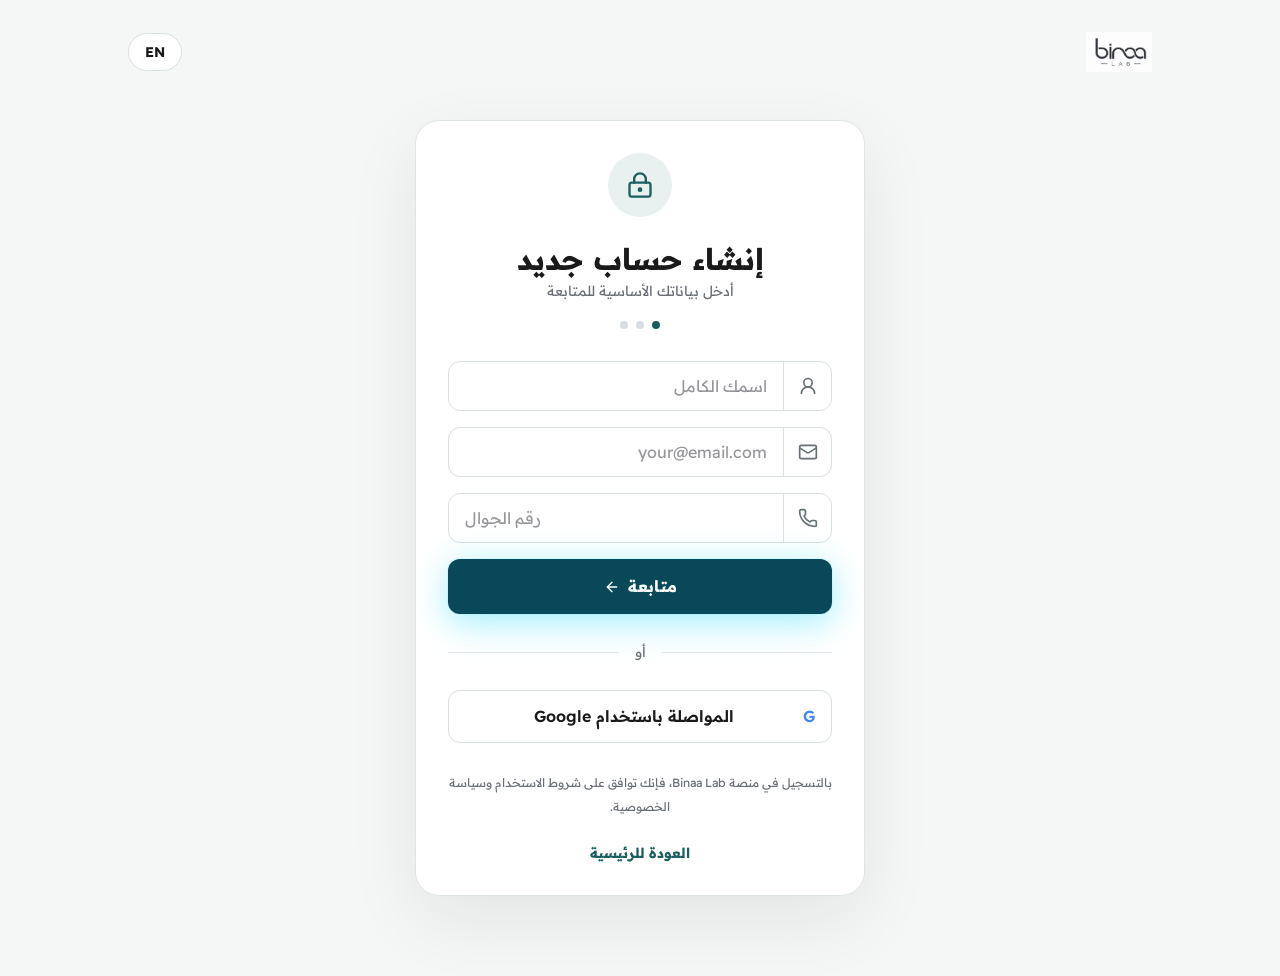
<file: login.html>
<!DOCTYPE html><!--EwN4Cjyn_r3hkE9xV3_Ey--><html lang="ar" dir="rtl"><head><meta charSet="utf-8"/><meta name="viewport" content="width=device-width, initial-scale=1"/><link rel="preload" as="image" href="/assets/binaa-wordmark.png"/><link rel="stylesheet" href="/_next/static/css/7488c791b925ef96.css" data-precedence="next"/><link rel="preload" as="script" fetchPriority="low" href="/_next/static/chunks/webpack-a838c8ca549dcc86.js"/><script src="/_next/static/chunks/4bd1b696-c023c6e3521b1417.js" async=""></script><script src="/_next/static/chunks/255-eb4aecc3ff015961.js" async=""></script><script src="/_next/static/chunks/main-app-ebe32dee2a16c26a.js" async=""></script><script src="/_next/static/chunks/app/layout-0f02dc0194362ed7.js" async=""></script><script src="/_next/static/chunks/341-deacf856971739ff.js" async=""></script><script src="/_next/static/chunks/app/login/page-183bfd87e058242f.js" async=""></script><link rel="preconnect" href="https://fonts.googleapis.com"/><link rel="preconnect" href="https://fonts.gstatic.com" crossorigin="anonymous"/><title>binaa LAB - مختبر التصميم الداخلي بالذكاء الاصطناعي</title><meta name="description" content="تعلم كيف يستخدم مصممو الديكور الذكاء الاصطناعي لتوفير الوقت وتقديم تصاميم أفضل وتوسيع أعمالهم."/><meta property="og:title" content="binaa LAB - الذكاء الاصطناعي لمصممي الديكور"/><meta property="og:description" content="دورة عملية لمصممي الديكور الداخلي لاستخدام AI في توليد الأفكار، الرندر، والعروض."/><meta property="og:type" content="website"/><meta name="twitter:card" content="summary"/><meta name="twitter:title" content="binaa LAB - الذكاء الاصطناعي لمصممي الديكور"/><meta name="twitter:description" content="دورة عملية لمصممي الديكور الداخلي لاستخدام AI في توليد الأفكار، الرندر، والعروض."/><link href="https://fonts.googleapis.com/css2?family=Readex+Pro:wght@300;400;500;600;700&amp;display=swap" rel="stylesheet"/><script src="/_next/static/chunks/polyfills-42372ed130431b0a.js" noModule=""></script></head><body><div hidden=""><!--$--><!--/$--></div><main class="flex min-h-screen flex-col bg-[#f5f7f7] px-5 py-8" dir="rtl"><header class="mx-auto flex w-full max-w-5xl items-center justify-between"><a aria-label="binaa LAB" href="/"><img src="/assets/binaa-wordmark.png" alt="binaa LAB" class="h-10 w-auto object-contain"/></a><button type="button" class="rounded-full border border-[#d8e0e2] bg-white px-4 py-2 text-sm font-bold text-[#1A1A1A] transition hover:border-[#1A5F5F] hover:text-[#1A5F5F]">EN</button></header><section class="flex flex-1 items-center justify-center py-12"><div class="w-full max-w-[450px] rounded-3xl border border-[#dfe5e7] bg-white p-8 shadow-[0_24px_70px_rgba(26,26,26,0.08)]"><div class="text-center"><div class="mx-auto flex h-16 w-16 items-center justify-center rounded-full bg-[#e8f1f0] text-[#1A5F5F]"><svg xmlns="http://www.w3.org/2000/svg" width="24" height="24" viewBox="0 0 24 24" fill="none" stroke="currentColor" stroke-width="2" stroke-linecap="round" stroke-linejoin="round" class="lucide lucide-lock-keyhole h-7 w-7" aria-hidden="true"><circle cx="12" cy="16" r="1"></circle><rect x="3" y="10" width="18" height="12" rx="2"></rect><path d="M7 10V7a5 5 0 0 1 10 0v3"></path></svg></div><h1 class="mt-6 text-3xl font-bold text-[#1A1A1A]">إنشاء حساب جديد</h1><p class="mt-1 text-sm text-muted-foreground">أدخل بياناتك الأساسية للمتابعة</p><div class="mt-5 flex justify-center gap-2"><span class="h-2 w-2 rounded-full bg-[#1A5F5F]"></span><span class="h-2 w-2 rounded-full bg-[#d8dee0]"></span><span class="h-2 w-2 rounded-full bg-[#d8dee0]"></span></div></div><form class="mt-8 space-y-4"><label class="flex overflow-hidden rounded-lg border border-[#d8e0e2] bg-white focus-within:border-[#1A5F5F] focus-within:ring-4 focus-within:ring-[#d8eeee]"><span class="flex w-12 items-center justify-center border-e border-[#d8e0e2] text-[#667175]"><svg xmlns="http://www.w3.org/2000/svg" width="24" height="24" viewBox="0 0 24 24" fill="none" stroke="currentColor" stroke-width="2" stroke-linecap="round" stroke-linejoin="round" class="lucide lucide-user-round h-5 w-5" aria-hidden="true"><circle cx="12" cy="8" r="5"></circle><path d="M20 21a8 8 0 0 0-16 0"></path></svg></span><input type="text" placeholder="اسمك الكامل" class="min-h-12 flex-1 bg-transparent px-4 text-base outline-none" name="name"/></label><label class="flex overflow-hidden rounded-lg border border-[#d8e0e2] bg-white focus-within:border-[#1A5F5F] focus-within:ring-4 focus-within:ring-[#d8eeee]"><span class="flex w-12 items-center justify-center border-e border-[#d8e0e2] text-[#667175]"><svg xmlns="http://www.w3.org/2000/svg" width="24" height="24" viewBox="0 0 24 24" fill="none" stroke="currentColor" stroke-width="2" stroke-linecap="round" stroke-linejoin="round" class="lucide lucide-mail h-5 w-5" aria-hidden="true"><path d="m22 7-8.991 5.727a2 2 0 0 1-2.009 0L2 7"></path><rect x="2" y="4" width="20" height="16" rx="2"></rect></svg></span><input type="email" placeholder="your@email.com" class="min-h-12 flex-1 bg-transparent px-4 text-base outline-none" name="email"/></label><label class="flex overflow-hidden rounded-lg border border-[#d8e0e2] bg-white focus-within:border-[#1A5F5F] focus-within:ring-4 focus-within:ring-[#d8eeee]"><span class="flex w-12 items-center justify-center border-e border-[#d8e0e2] text-[#667175]"><svg xmlns="http://www.w3.org/2000/svg" width="24" height="24" viewBox="0 0 24 24" fill="none" stroke="currentColor" stroke-width="2" stroke-linecap="round" stroke-linejoin="round" class="lucide lucide-phone h-5 w-5" aria-hidden="true"><path d="M13.832 16.568a1 1 0 0 0 1.213-.303l.355-.465A2 2 0 0 1 17 15h3a2 2 0 0 1 2 2v3a2 2 0 0 1-2 2A18 18 0 0 1 2 4a2 2 0 0 1 2-2h3a2 2 0 0 1 2 2v3a2 2 0 0 1-.8 1.6l-.468.351a1 1 0 0 0-.292 1.233 14 14 0 0 0 6.392 6.384"></path></svg></span><input type="tel" placeholder="رقم الجوال" class="min-h-12 flex-1 bg-transparent px-4 text-base outline-none" name="phone"/></label><button type="button" class="turquoise-glow-btn flex w-full items-center justify-center gap-2 rounded-lg bg-coral px-5 py-3.5 font-bold text-white transition hover:bg-coral/90">متابعة<svg xmlns="http://www.w3.org/2000/svg" width="24" height="24" viewBox="0 0 24 24" fill="none" stroke="currentColor" stroke-width="2" stroke-linecap="round" stroke-linejoin="round" class="lucide lucide-arrow-left h-4 w-4" aria-hidden="true"><path d="m12 19-7-7 7-7"></path><path d="M19 12H5"></path></svg></button></form><div class="my-7 flex items-center gap-4 text-sm text-muted-foreground"><span class="h-px flex-1 bg-[#dfe5e7]"></span>أو<span class="h-px flex-1 bg-[#dfe5e7]"></span></div><button type="button" class="flex w-full items-center justify-between rounded-lg border border-[#d8e0e2] bg-white px-4 py-3 font-semibold text-[#1A1A1A] transition hover:border-[#1A5F5F]"><span class="text-[#4285F4]">G</span><span>المواصلة باستخدام Google</span><span></span></button><p class="mt-7 text-center text-xs leading-6 text-muted-foreground">بالتسجيل في منصة Binaa Lab، فإنك توافق على شروط الاستخدام وسياسة الخصوصية.</p><a class="mt-6 flex justify-center text-sm font-bold text-[#1A5F5F] hover:underline" href="/">العودة للرئيسية</a></div></section></main><!--$--><!--/$--><script src="/_next/static/chunks/webpack-a838c8ca549dcc86.js" id="_R_" async=""></script><script>(self.__next_f=self.__next_f||[]).push([0])</script><script>self.__next_f.push([1,"1:\"$Sreact.fragment\"\n2:I[363,[\"177\",\"static/chunks/app/layout-0f02dc0194362ed7.js\"],\"LanguageProvider\"]\n3:I[9766,[],\"\"]\n4:I[8924,[],\"\"]\n5:I[1959,[],\"ClientPageRoot\"]\n6:I[5404,[\"341\",\"static/chunks/341-deacf856971739ff.js\",\"520\",\"static/chunks/app/login/page-183bfd87e058242f.js\"],\"default\"]\n9:I[4431,[],\"OutletBoundary\"]\nb:I[5278,[],\"AsyncMetadataOutlet\"]\nd:I[4431,[],\"ViewportBoundary\"]\nf:I[4431,[],\"MetadataBoundary\"]\n10:\"$Sreact.suspense\"\n12:I[7150,[],\"\"]\n:HL[\"/_next/static/css/7488c791b925ef96.css\",\"style\"]\n"])</script><script>self.__next_f.push([1,"0:{\"P\":null,\"b\":\"EwN4Cjyn-r3hkE9xV3-Ey\",\"p\":\"\",\"c\":[\"\",\"login\"],\"i\":false,\"f\":[[[\"\",{\"children\":[\"login\",{\"children\":[\"__PAGE__\",{}]}]},\"$undefined\",\"$undefined\",true],[\"\",[\"$\",\"$1\",\"c\",{\"children\":[[[\"$\",\"link\",\"0\",{\"rel\":\"stylesheet\",\"href\":\"/_next/static/css/7488c791b925ef96.css\",\"precedence\":\"next\",\"crossOrigin\":\"$undefined\",\"nonce\":\"$undefined\"}]],[\"$\",\"html\",null,{\"lang\":\"ar\",\"dir\":\"rtl\",\"suppressHydrationWarning\":true,\"children\":[[\"$\",\"head\",null,{\"children\":[[\"$\",\"link\",null,{\"rel\":\"preconnect\",\"href\":\"https://fonts.googleapis.com\"}],[\"$\",\"link\",null,{\"rel\":\"preconnect\",\"href\":\"https://fonts.gstatic.com\",\"crossOrigin\":\"anonymous\"}],[\"$\",\"link\",null,{\"href\":\"https://fonts.googleapis.com/css2?family=Readex+Pro:wght@300;400;500;600;700\u0026display=swap\",\"rel\":\"stylesheet\"}]]}],[\"$\",\"body\",null,{\"children\":[\"$\",\"$L2\",null,{\"children\":[\"$\",\"$L3\",null,{\"parallelRouterKey\":\"children\",\"error\":\"$undefined\",\"errorStyles\":\"$undefined\",\"errorScripts\":\"$undefined\",\"template\":[\"$\",\"$L4\",null,{}],\"templateStyles\":\"$undefined\",\"templateScripts\":\"$undefined\",\"notFound\":[[[\"$\",\"title\",null,{\"children\":\"404: This page could not be found.\"}],[\"$\",\"div\",null,{\"style\":{\"fontFamily\":\"system-ui,\\\"Segoe UI\\\",Roboto,Helvetica,Arial,sans-serif,\\\"Apple Color Emoji\\\",\\\"Segoe UI Emoji\\\"\",\"height\":\"100vh\",\"textAlign\":\"center\",\"display\":\"flex\",\"flexDirection\":\"column\",\"alignItems\":\"center\",\"justifyContent\":\"center\"},\"children\":[\"$\",\"div\",null,{\"children\":[[\"$\",\"style\",null,{\"dangerouslySetInnerHTML\":{\"__html\":\"body{color:#000;background:#fff;margin:0}.next-error-h1{border-right:1px solid rgba(0,0,0,.3)}@media (prefers-color-scheme:dark){body{color:#fff;background:#000}.next-error-h1{border-right:1px solid rgba(255,255,255,.3)}}\"}}],[\"$\",\"h1\",null,{\"className\":\"next-error-h1\",\"style\":{\"display\":\"inline-block\",\"margin\":\"0 20px 0 0\",\"padding\":\"0 23px 0 0\",\"fontSize\":24,\"fontWeight\":500,\"verticalAlign\":\"top\",\"lineHeight\":\"49px\"},\"children\":404}],[\"$\",\"div\",null,{\"style\":{\"display\":\"inline-block\"},\"children\":[\"$\",\"h2\",null,{\"style\":{\"fontSize\":14,\"fontWeight\":400,\"lineHeight\":\"49px\",\"margin\":0},\"children\":\"This page could not be found.\"}]}]]}]}]],[]],\"forbidden\":\"$undefined\",\"unauthorized\":\"$undefined\"}]}]}]]}]]}],{\"children\":[\"login\",[\"$\",\"$1\",\"c\",{\"children\":[null,[\"$\",\"$L3\",null,{\"parallelRouterKey\":\"children\",\"error\":\"$undefined\",\"errorStyles\":\"$undefined\",\"errorScripts\":\"$undefined\",\"template\":[\"$\",\"$L4\",null,{}],\"templateStyles\":\"$undefined\",\"templateScripts\":\"$undefined\",\"notFound\":\"$undefined\",\"forbidden\":\"$undefined\",\"unauthorized\":\"$undefined\"}]]}],{\"children\":[\"__PAGE__\",[\"$\",\"$1\",\"c\",{\"children\":[[\"$\",\"$L5\",null,{\"Component\":\"$6\",\"searchParams\":{},\"params\":{},\"promises\":[\"$@7\",\"$@8\"]}],null,[\"$\",\"$L9\",null,{\"children\":[\"$La\",[\"$\",\"$Lb\",null,{\"promise\":\"$@c\"}]]}]]}],{},null,false]},null,false]},null,false],[\"$\",\"$1\",\"h\",{\"children\":[null,[[\"$\",\"$Ld\",null,{\"children\":\"$Le\"}],null],[\"$\",\"$Lf\",null,{\"children\":[\"$\",\"div\",null,{\"hidden\":true,\"children\":[\"$\",\"$10\",null,{\"fallback\":null,\"children\":\"$L11\"}]}]}]]}],false]],\"m\":\"$undefined\",\"G\":[\"$12\",[]],\"s\":false,\"S\":true}\n"])</script><script>self.__next_f.push([1,"7:{}\n8:\"$0:f:0:1:2:children:2:children:1:props:children:0:props:params\"\n"])</script><script>self.__next_f.push([1,"e:[[\"$\",\"meta\",\"0\",{\"charSet\":\"utf-8\"}],[\"$\",\"meta\",\"1\",{\"name\":\"viewport\",\"content\":\"width=device-width, initial-scale=1\"}]]\na:null\n"])</script><script>self.__next_f.push([1,"c:{\"metadata\":[[\"$\",\"title\",\"0\",{\"children\":\"binaa LAB - مختبر التصميم الداخلي بالذكاء الاصطناعي\"}],[\"$\",\"meta\",\"1\",{\"name\":\"description\",\"content\":\"تعلم كيف يستخدم مصممو الديكور الذكاء الاصطناعي لتوفير الوقت وتقديم تصاميم أفضل وتوسيع أعمالهم.\"}],[\"$\",\"meta\",\"2\",{\"property\":\"og:title\",\"content\":\"binaa LAB - الذكاء الاصطناعي لمصممي الديكور\"}],[\"$\",\"meta\",\"3\",{\"property\":\"og:description\",\"content\":\"دورة عملية لمصممي الديكور الداخلي لاستخدام AI في توليد الأفكار، الرندر، والعروض.\"}],[\"$\",\"meta\",\"4\",{\"property\":\"og:type\",\"content\":\"website\"}],[\"$\",\"meta\",\"5\",{\"name\":\"twitter:card\",\"content\":\"summary\"}],[\"$\",\"meta\",\"6\",{\"name\":\"twitter:title\",\"content\":\"binaa LAB - الذكاء الاصطناعي لمصممي الديكور\"}],[\"$\",\"meta\",\"7\",{\"name\":\"twitter:description\",\"content\":\"دورة عملية لمصممي الديكور الداخلي لاستخدام AI في توليد الأفكار، الرندر، والعروض.\"}]],\"error\":null,\"digest\":\"$undefined\"}\n"])</script><script>self.__next_f.push([1,"11:\"$c:metadata\"\n"])</script></body></html>
</file>
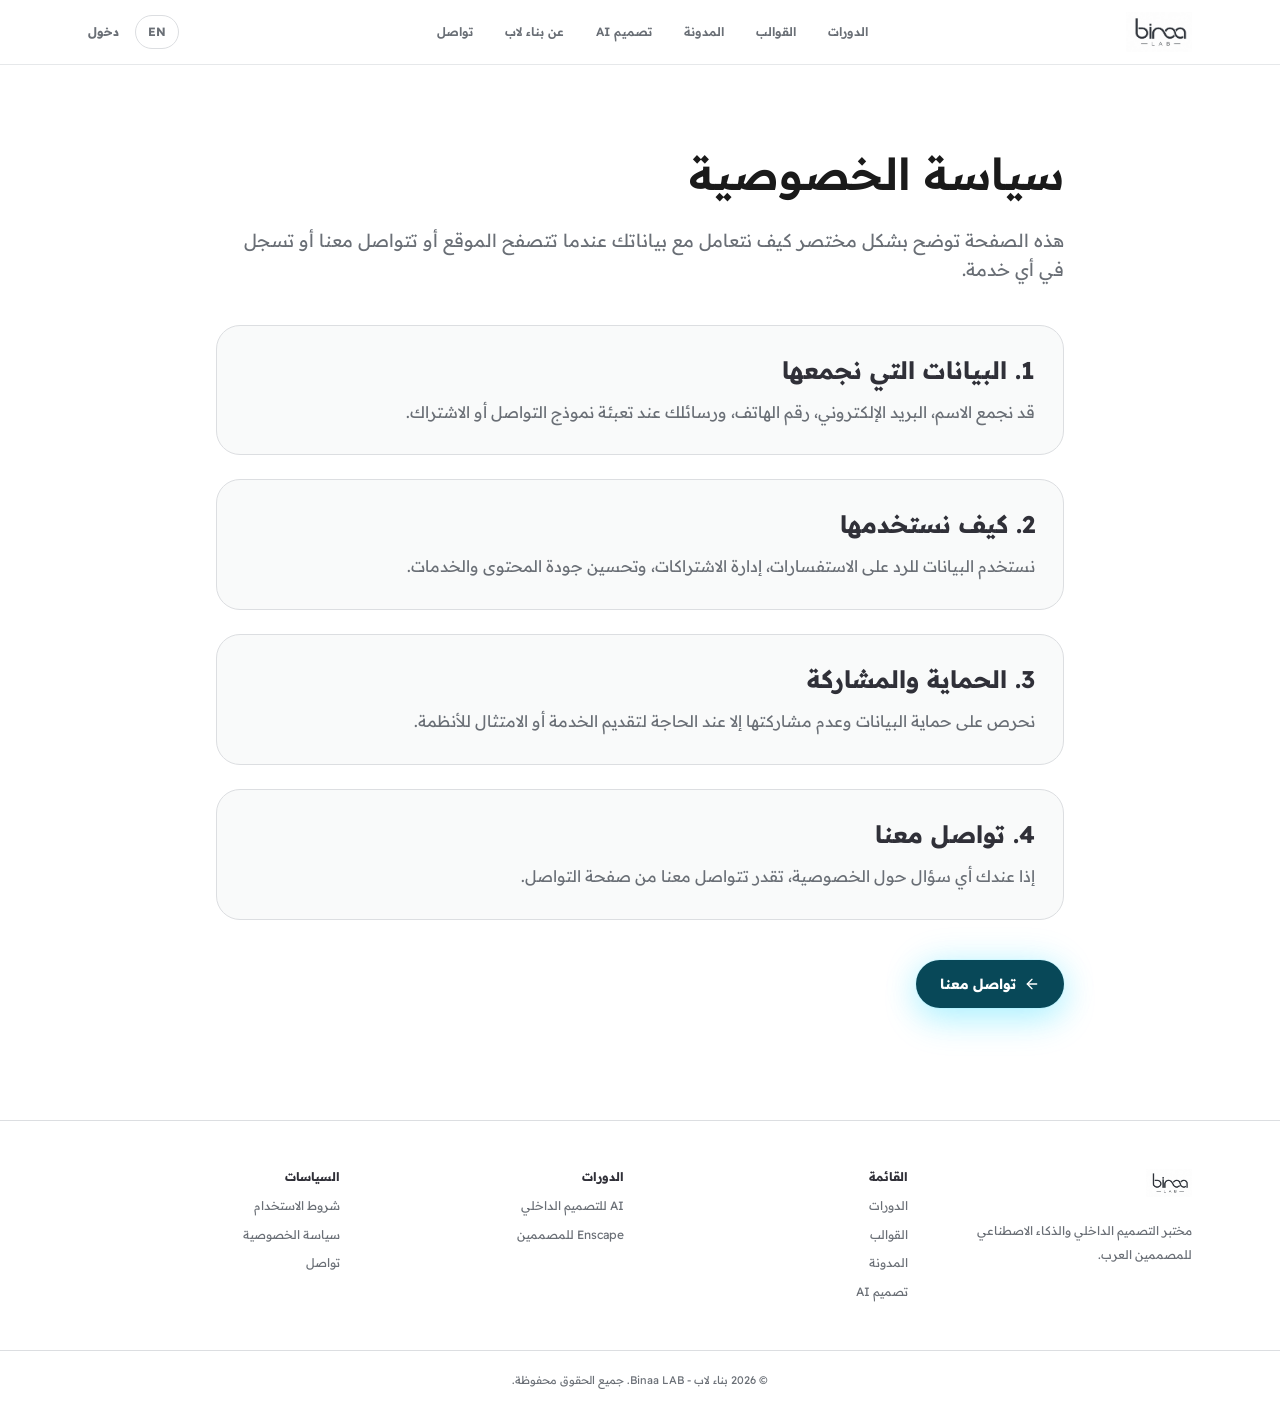
<file: privacy.html>
<!DOCTYPE html><!--EwN4Cjyn_r3hkE9xV3_Ey--><html lang="ar" dir="rtl"><head><meta charSet="utf-8"/><meta name="viewport" content="width=device-width, initial-scale=1"/><link rel="preload" as="image" href="/assets/binaa-wordmark.png"/><link rel="stylesheet" href="/_next/static/css/7488c791b925ef96.css" data-precedence="next"/><link rel="preload" as="script" fetchPriority="low" href="/_next/static/chunks/webpack-a838c8ca549dcc86.js"/><script src="/_next/static/chunks/4bd1b696-c023c6e3521b1417.js" async=""></script><script src="/_next/static/chunks/255-eb4aecc3ff015961.js" async=""></script><script src="/_next/static/chunks/main-app-ebe32dee2a16c26a.js" async=""></script><script src="/_next/static/chunks/app/layout-0f02dc0194362ed7.js" async=""></script><script src="/_next/static/chunks/341-deacf856971739ff.js" async=""></script><script src="/_next/static/chunks/923-3ef30d67379536fb.js" async=""></script><script src="/_next/static/chunks/942-0cb348a8f43d8602.js" async=""></script><script src="/_next/static/chunks/510-4171b8134e9dadf8.js" async=""></script><script src="/_next/static/chunks/app/privacy/page-85065e135906a493.js" async=""></script><link rel="preconnect" href="https://fonts.googleapis.com"/><link rel="preconnect" href="https://fonts.gstatic.com" crossorigin="anonymous"/><title>binaa LAB - مختبر التصميم الداخلي بالذكاء الاصطناعي</title><meta name="description" content="تعلم كيف يستخدم مصممو الديكور الذكاء الاصطناعي لتوفير الوقت وتقديم تصاميم أفضل وتوسيع أعمالهم."/><meta property="og:title" content="binaa LAB - الذكاء الاصطناعي لمصممي الديكور"/><meta property="og:description" content="دورة عملية لمصممي الديكور الداخلي لاستخدام AI في توليد الأفكار، الرندر، والعروض."/><meta property="og:type" content="website"/><meta name="twitter:card" content="summary"/><meta name="twitter:title" content="binaa LAB - الذكاء الاصطناعي لمصممي الديكور"/><meta name="twitter:description" content="دورة عملية لمصممي الديكور الداخلي لاستخدام AI في توليد الأفكار، الرندر، والعروض."/><link href="https://fonts.googleapis.com/css2?family=Readex+Pro:wght@300;400;500;600;700&amp;display=swap" rel="stylesheet"/><script src="/_next/static/chunks/polyfills-42372ed130431b0a.js" noModule=""></script></head><body><div hidden=""><!--$--><!--/$--></div><div class="min-h-screen bg-background text-foreground"><header class="border-b border-border/70 bg-background"><nav class="mx-auto flex max-w-6xl items-center justify-between px-4 py-2.5 sm:px-6 md:py-3"><div class="flex w-full items-center justify-between gap-4 md:hidden"><button type="button" aria-label="دخول" class="inline-flex h-9 w-9 items-center justify-center rounded-full border border-border text-foreground transition hover:border-coral hover:text-coral" aria-haspopup="dialog" aria-expanded="false" data-state="closed"><svg xmlns="http://www.w3.org/2000/svg" width="24" height="24" viewBox="0 0 24 24" fill="none" stroke="currentColor" stroke-width="2" stroke-linecap="round" stroke-linejoin="round" class="lucide lucide-user-round h-4 w-4" aria-hidden="true"><circle cx="12" cy="8" r="5"></circle><path d="M20 21a8 8 0 0 0-16 0"></path></svg></button><a aria-label="binaa LAB" class="flex items-center justify-center" href="/"><img src="/assets/binaa-wordmark.png" alt="binaa LAB" class="h-10 w-auto object-contain"/></a><button type="button" aria-label="فتح القائمة" class="inline-flex h-9 w-9 items-center justify-center rounded-full border border-border text-foreground transition hover:border-coral hover:text-coral" aria-haspopup="dialog" aria-expanded="false" data-state="closed"><svg xmlns="http://www.w3.org/2000/svg" width="24" height="24" viewBox="0 0 24 24" fill="none" stroke="currentColor" stroke-width="2" stroke-linecap="round" stroke-linejoin="round" class="lucide lucide-menu h-4 w-4" aria-hidden="true"><path d="M4 5h16"></path><path d="M4 12h16"></path><path d="M4 19h16"></path></svg></button></div><a aria-label="binaa LAB" class="hidden items-center md:flex" href="/"><img src="/assets/binaa-wordmark.png" alt="binaa LAB" class="h-10 w-auto object-contain"/></a><ul class="hidden items-center gap-8 text-[12px] font-semibold text-muted-foreground md:flex"><li><a class="transition hover:text-coral" href="/courses">الدورات</a></li><li><a class="transition hover:text-coral" href="/templates">القوالب</a></li><li><a class="transition hover:text-coral" href="/blog">المدونة</a></li><li><a class="transition hover:text-coral" href="/ai-design">تصميم AI</a></li><li><a class="transition hover:text-coral" href="/about">عن بناء لاب</a></li><li><a class="transition hover:text-coral" href="/contact">تواصل</a></li></ul><div class="hidden items-center gap-4 md:flex"><button type="button" class="rounded-full border border-border px-3 py-1.5 text-[12px] font-bold text-muted-foreground transition hover:border-coral hover:text-coral">EN</button><button type="button" class="text-[12px] font-bold text-muted-foreground transition hover:text-coral" aria-haspopup="dialog" aria-expanded="false" data-state="closed">دخول</button></div></nav></header><section class="max-w-4xl mx-auto px-6 pt-20 pb-12"><h1 class="page-hero-title">سياسة الخصوصية</h1><p class="mt-6 text-lg text-muted-foreground leading-relaxed">هذه الصفحة توضح بشكل مختصر كيف نتعامل مع بياناتك عندما تتصفح الموقع أو تتواصل معنا أو تسجل في أي خدمة.</p><div class="mt-10 space-y-6 text-muted-foreground leading-relaxed"><div class="rounded-3xl border border-border bg-card p-7"><h2 class="text-2xl font-black text-foreground mb-3">1. البيانات التي نجمعها</h2><p>قد نجمع الاسم، البريد الإلكتروني، رقم الهاتف، ورسائلك عند تعبئة نموذج التواصل أو الاشتراك.</p></div><div class="rounded-3xl border border-border bg-card p-7"><h2 class="text-2xl font-black text-foreground mb-3">2. كيف نستخدمها</h2><p>نستخدم البيانات للرد على الاستفسارات، إدارة الاشتراكات، وتحسين جودة المحتوى والخدمات.</p></div><div class="rounded-3xl border border-border bg-card p-7"><h2 class="text-2xl font-black text-foreground mb-3">3. الحماية والمشاركة</h2><p>نحرص على حماية البيانات وعدم مشاركتها إلا عند الحاجة لتقديم الخدمة أو الامتثال للأنظمة.</p></div><div class="rounded-3xl border border-border bg-card p-7"><h2 class="text-2xl font-black text-foreground mb-3">4. تواصل معنا</h2><p>إذا عندك أي سؤال حول الخصوصية، تقدر تتواصل معنا من صفحة التواصل.</p></div></div><div class="mt-10"><a class="turquoise-glow-btn inline-flex items-center gap-2 rounded-full bg-coral px-6 py-3.5 text-sm font-bold text-white transition hover:bg-coral/90" href="/contact"><svg xmlns="http://www.w3.org/2000/svg" width="24" height="24" viewBox="0 0 24 24" fill="none" stroke="currentColor" stroke-width="2" stroke-linecap="round" stroke-linejoin="round" class="lucide lucide-arrow-left h-4 w-4" aria-hidden="true"><path d="m12 19-7-7 7-7"></path><path d="M19 12H5"></path></svg>تواصل معنا</a></div></section><footer class="mt-16 border-t border-border"><div class="mx-auto grid max-w-6xl grid-cols-2 gap-8 px-6 py-12 text-[12px] md:grid-cols-4"><div><a class="mb-4 inline-block" href="/"><img src="/assets/binaa-wordmark.png" alt="binaa LAB" class="h-7 w-auto object-contain"/></a><p class="max-w-[220px] leading-6 text-muted-foreground">مختبر التصميم الداخلي والذكاء الاصطناعي للمصممين العرب.</p></div><div><h4 class="mb-3 font-bold">القائمة</h4><ul class="space-y-2 text-muted-foreground"><li><a class="hover:text-coral" href="/courses">الدورات</a></li><li><a class="hover:text-coral" href="/templates">القوالب</a></li><li><a class="hover:text-coral" href="/blog">المدونة</a></li><li><a class="hover:text-coral" href="/ai-design">تصميم AI</a></li></ul></div><div><h4 class="mb-3 font-bold">الدورات</h4><ul class="space-y-2 text-muted-foreground"><li><a class="hover:text-coral" href="/courses">AI للتصميم الداخلي</a></li><li><a class="hover:text-coral" href="/courses">Enscape للمصممين</a></li></ul></div><div><h4 class="mb-3 font-bold">السياسات</h4><ul class="space-y-2 text-muted-foreground"><li><a class="hover:text-coral" href="/terms">شروط الاستخدام</a></li><li><a class="hover:text-coral" href="/privacy">سياسة الخصوصية</a></li><li><a class="hover:text-coral" href="/contact">تواصل</a></li></ul></div></div><div class="border-t border-border py-5 text-center text-[11px] text-muted-foreground">© 2026 بناء لاب - Binaa LAB. جميع الحقوق محفوظة.</div></footer></div><!--$--><!--/$--><script src="/_next/static/chunks/webpack-a838c8ca549dcc86.js" id="_R_" async=""></script><script>(self.__next_f=self.__next_f||[]).push([0])</script><script>self.__next_f.push([1,"1:\"$Sreact.fragment\"\n2:I[363,[\"177\",\"static/chunks/app/layout-0f02dc0194362ed7.js\"],\"LanguageProvider\"]\n3:I[9766,[],\"\"]\n4:I[8924,[],\"\"]\n5:I[1959,[],\"ClientPageRoot\"]\n6:I[3709,[\"341\",\"static/chunks/341-deacf856971739ff.js\",\"923\",\"static/chunks/923-3ef30d67379536fb.js\",\"942\",\"static/chunks/942-0cb348a8f43d8602.js\",\"510\",\"static/chunks/510-4171b8134e9dadf8.js\",\"877\",\"static/chunks/app/privacy/page-85065e135906a493.js\"],\"default\"]\n9:I[4431,[],\"OutletBoundary\"]\nb:I[5278,[],\"AsyncMetadataOutlet\"]\nd:I[4431,[],\"ViewportBoundary\"]\nf:I[4431,[],\"MetadataBoundary\"]\n10:\"$Sreact.suspense\"\n12:I[7150,[],\"\"]\n:HL[\"/_next/static/css/7488c791b925ef96.css\",\"style\"]\n"])</script><script>self.__next_f.push([1,"0:{\"P\":null,\"b\":\"EwN4Cjyn-r3hkE9xV3-Ey\",\"p\":\"\",\"c\":[\"\",\"privacy\"],\"i\":false,\"f\":[[[\"\",{\"children\":[\"privacy\",{\"children\":[\"__PAGE__\",{}]}]},\"$undefined\",\"$undefined\",true],[\"\",[\"$\",\"$1\",\"c\",{\"children\":[[[\"$\",\"link\",\"0\",{\"rel\":\"stylesheet\",\"href\":\"/_next/static/css/7488c791b925ef96.css\",\"precedence\":\"next\",\"crossOrigin\":\"$undefined\",\"nonce\":\"$undefined\"}]],[\"$\",\"html\",null,{\"lang\":\"ar\",\"dir\":\"rtl\",\"suppressHydrationWarning\":true,\"children\":[[\"$\",\"head\",null,{\"children\":[[\"$\",\"link\",null,{\"rel\":\"preconnect\",\"href\":\"https://fonts.googleapis.com\"}],[\"$\",\"link\",null,{\"rel\":\"preconnect\",\"href\":\"https://fonts.gstatic.com\",\"crossOrigin\":\"anonymous\"}],[\"$\",\"link\",null,{\"href\":\"https://fonts.googleapis.com/css2?family=Readex+Pro:wght@300;400;500;600;700\u0026display=swap\",\"rel\":\"stylesheet\"}]]}],[\"$\",\"body\",null,{\"children\":[\"$\",\"$L2\",null,{\"children\":[\"$\",\"$L3\",null,{\"parallelRouterKey\":\"children\",\"error\":\"$undefined\",\"errorStyles\":\"$undefined\",\"errorScripts\":\"$undefined\",\"template\":[\"$\",\"$L4\",null,{}],\"templateStyles\":\"$undefined\",\"templateScripts\":\"$undefined\",\"notFound\":[[[\"$\",\"title\",null,{\"children\":\"404: This page could not be found.\"}],[\"$\",\"div\",null,{\"style\":{\"fontFamily\":\"system-ui,\\\"Segoe UI\\\",Roboto,Helvetica,Arial,sans-serif,\\\"Apple Color Emoji\\\",\\\"Segoe UI Emoji\\\"\",\"height\":\"100vh\",\"textAlign\":\"center\",\"display\":\"flex\",\"flexDirection\":\"column\",\"alignItems\":\"center\",\"justifyContent\":\"center\"},\"children\":[\"$\",\"div\",null,{\"children\":[[\"$\",\"style\",null,{\"dangerouslySetInnerHTML\":{\"__html\":\"body{color:#000;background:#fff;margin:0}.next-error-h1{border-right:1px solid rgba(0,0,0,.3)}@media (prefers-color-scheme:dark){body{color:#fff;background:#000}.next-error-h1{border-right:1px solid rgba(255,255,255,.3)}}\"}}],[\"$\",\"h1\",null,{\"className\":\"next-error-h1\",\"style\":{\"display\":\"inline-block\",\"margin\":\"0 20px 0 0\",\"padding\":\"0 23px 0 0\",\"fontSize\":24,\"fontWeight\":500,\"verticalAlign\":\"top\",\"lineHeight\":\"49px\"},\"children\":404}],[\"$\",\"div\",null,{\"style\":{\"display\":\"inline-block\"},\"children\":[\"$\",\"h2\",null,{\"style\":{\"fontSize\":14,\"fontWeight\":400,\"lineHeight\":\"49px\",\"margin\":0},\"children\":\"This page could not be found.\"}]}]]}]}]],[]],\"forbidden\":\"$undefined\",\"unauthorized\":\"$undefined\"}]}]}]]}]]}],{\"children\":[\"privacy\",[\"$\",\"$1\",\"c\",{\"children\":[null,[\"$\",\"$L3\",null,{\"parallelRouterKey\":\"children\",\"error\":\"$undefined\",\"errorStyles\":\"$undefined\",\"errorScripts\":\"$undefined\",\"template\":[\"$\",\"$L4\",null,{}],\"templateStyles\":\"$undefined\",\"templateScripts\":\"$undefined\",\"notFound\":\"$undefined\",\"forbidden\":\"$undefined\",\"unauthorized\":\"$undefined\"}]]}],{\"children\":[\"__PAGE__\",[\"$\",\"$1\",\"c\",{\"children\":[[\"$\",\"$L5\",null,{\"Component\":\"$6\",\"searchParams\":{},\"params\":{},\"promises\":[\"$@7\",\"$@8\"]}],null,[\"$\",\"$L9\",null,{\"children\":[\"$La\",[\"$\",\"$Lb\",null,{\"promise\":\"$@c\"}]]}]]}],{},null,false]},null,false]},null,false],[\"$\",\"$1\",\"h\",{\"children\":[null,[[\"$\",\"$Ld\",null,{\"children\":\"$Le\"}],null],[\"$\",\"$Lf\",null,{\"children\":[\"$\",\"div\",null,{\"hidden\":true,\"children\":[\"$\",\"$10\",null,{\"fallback\":null,\"children\":\"$L11\"}]}]}]]}],false]],\"m\":\"$undefined\",\"G\":[\"$12\",[]],\"s\":false,\"S\":true}\n"])</script><script>self.__next_f.push([1,"7:{}\n8:\"$0:f:0:1:2:children:2:children:1:props:children:0:props:params\"\n"])</script><script>self.__next_f.push([1,"e:[[\"$\",\"meta\",\"0\",{\"charSet\":\"utf-8\"}],[\"$\",\"meta\",\"1\",{\"name\":\"viewport\",\"content\":\"width=device-width, initial-scale=1\"}]]\na:null\n"])</script><script>self.__next_f.push([1,"c:{\"metadata\":[[\"$\",\"title\",\"0\",{\"children\":\"binaa LAB - مختبر التصميم الداخلي بالذكاء الاصطناعي\"}],[\"$\",\"meta\",\"1\",{\"name\":\"description\",\"content\":\"تعلم كيف يستخدم مصممو الديكور الذكاء الاصطناعي لتوفير الوقت وتقديم تصاميم أفضل وتوسيع أعمالهم.\"}],[\"$\",\"meta\",\"2\",{\"property\":\"og:title\",\"content\":\"binaa LAB - الذكاء الاصطناعي لمصممي الديكور\"}],[\"$\",\"meta\",\"3\",{\"property\":\"og:description\",\"content\":\"دورة عملية لمصممي الديكور الداخلي لاستخدام AI في توليد الأفكار، الرندر، والعروض.\"}],[\"$\",\"meta\",\"4\",{\"property\":\"og:type\",\"content\":\"website\"}],[\"$\",\"meta\",\"5\",{\"name\":\"twitter:card\",\"content\":\"summary\"}],[\"$\",\"meta\",\"6\",{\"name\":\"twitter:title\",\"content\":\"binaa LAB - الذكاء الاصطناعي لمصممي الديكور\"}],[\"$\",\"meta\",\"7\",{\"name\":\"twitter:description\",\"content\":\"دورة عملية لمصممي الديكور الداخلي لاستخدام AI في توليد الأفكار، الرندر، والعروض.\"}]],\"error\":null,\"digest\":\"$undefined\"}\n"])</script><script>self.__next_f.push([1,"11:\"$c:metadata\"\n"])</script></body></html>
</file>
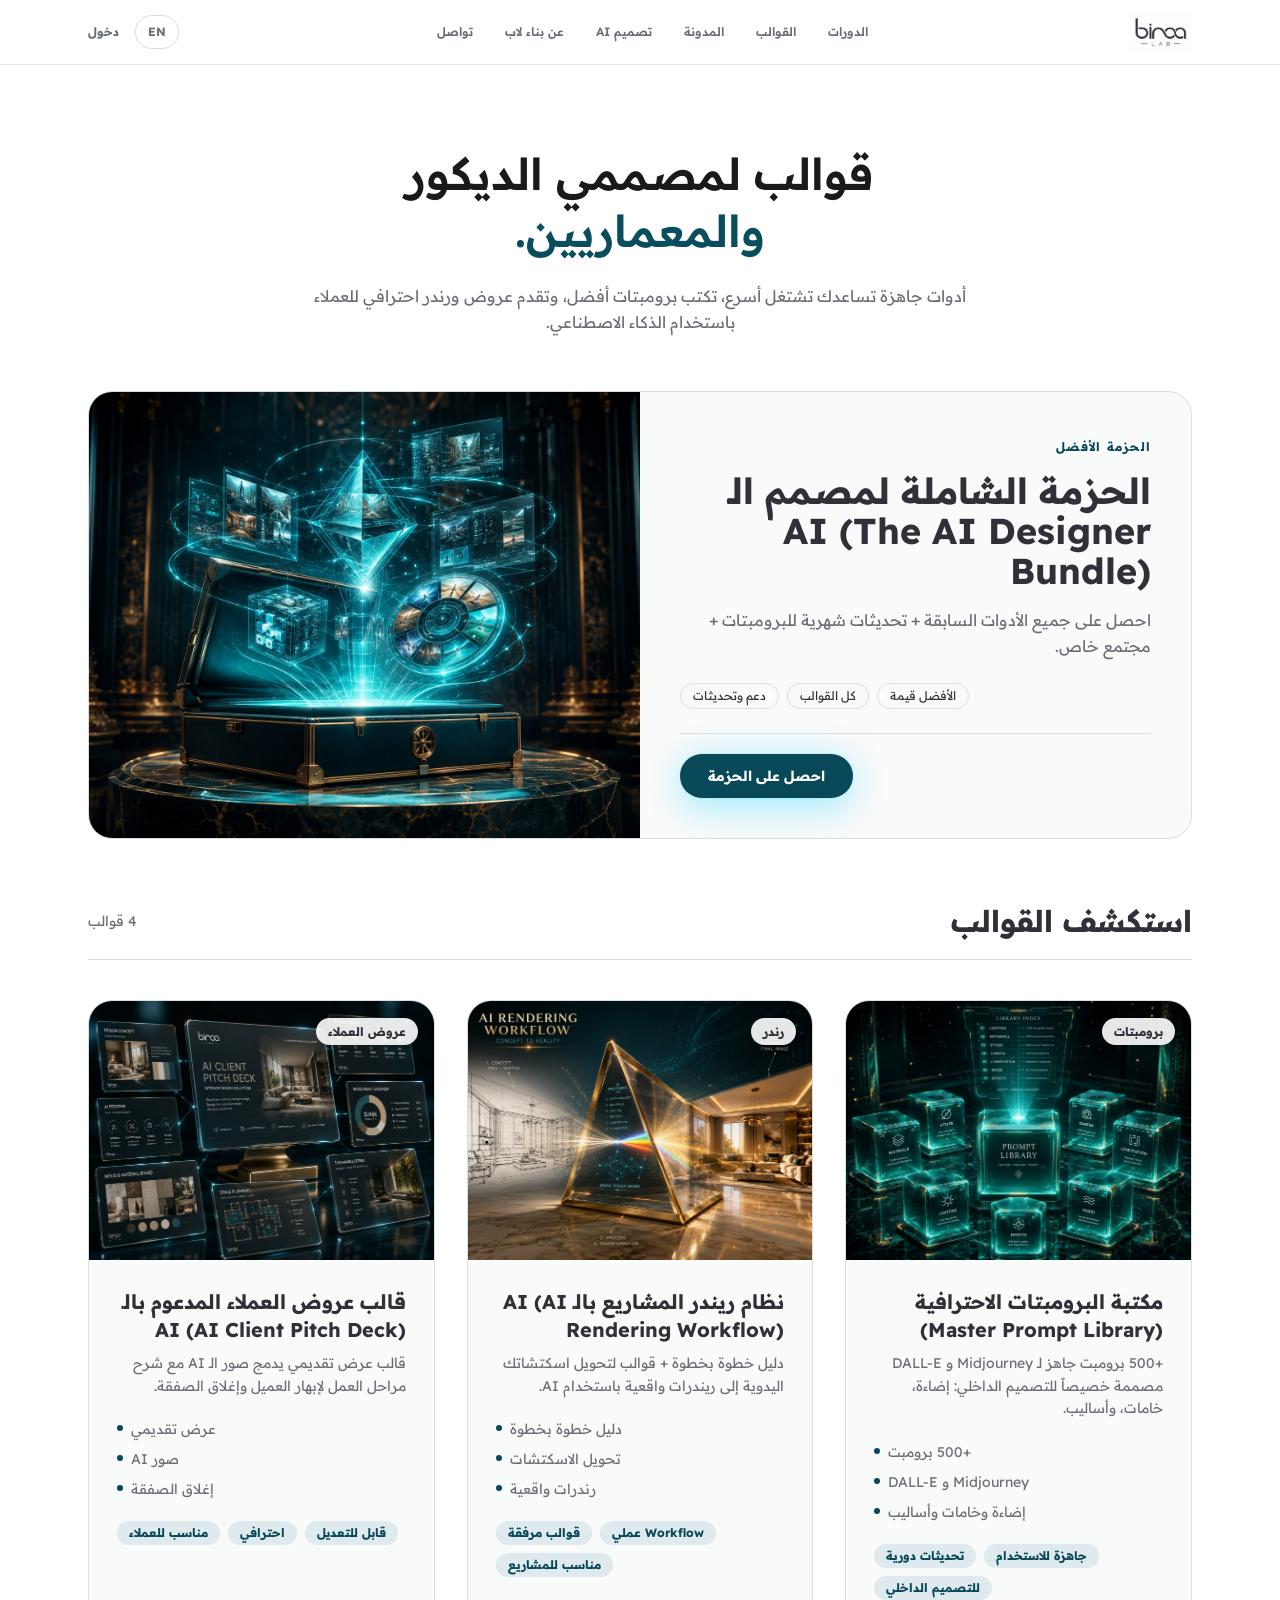
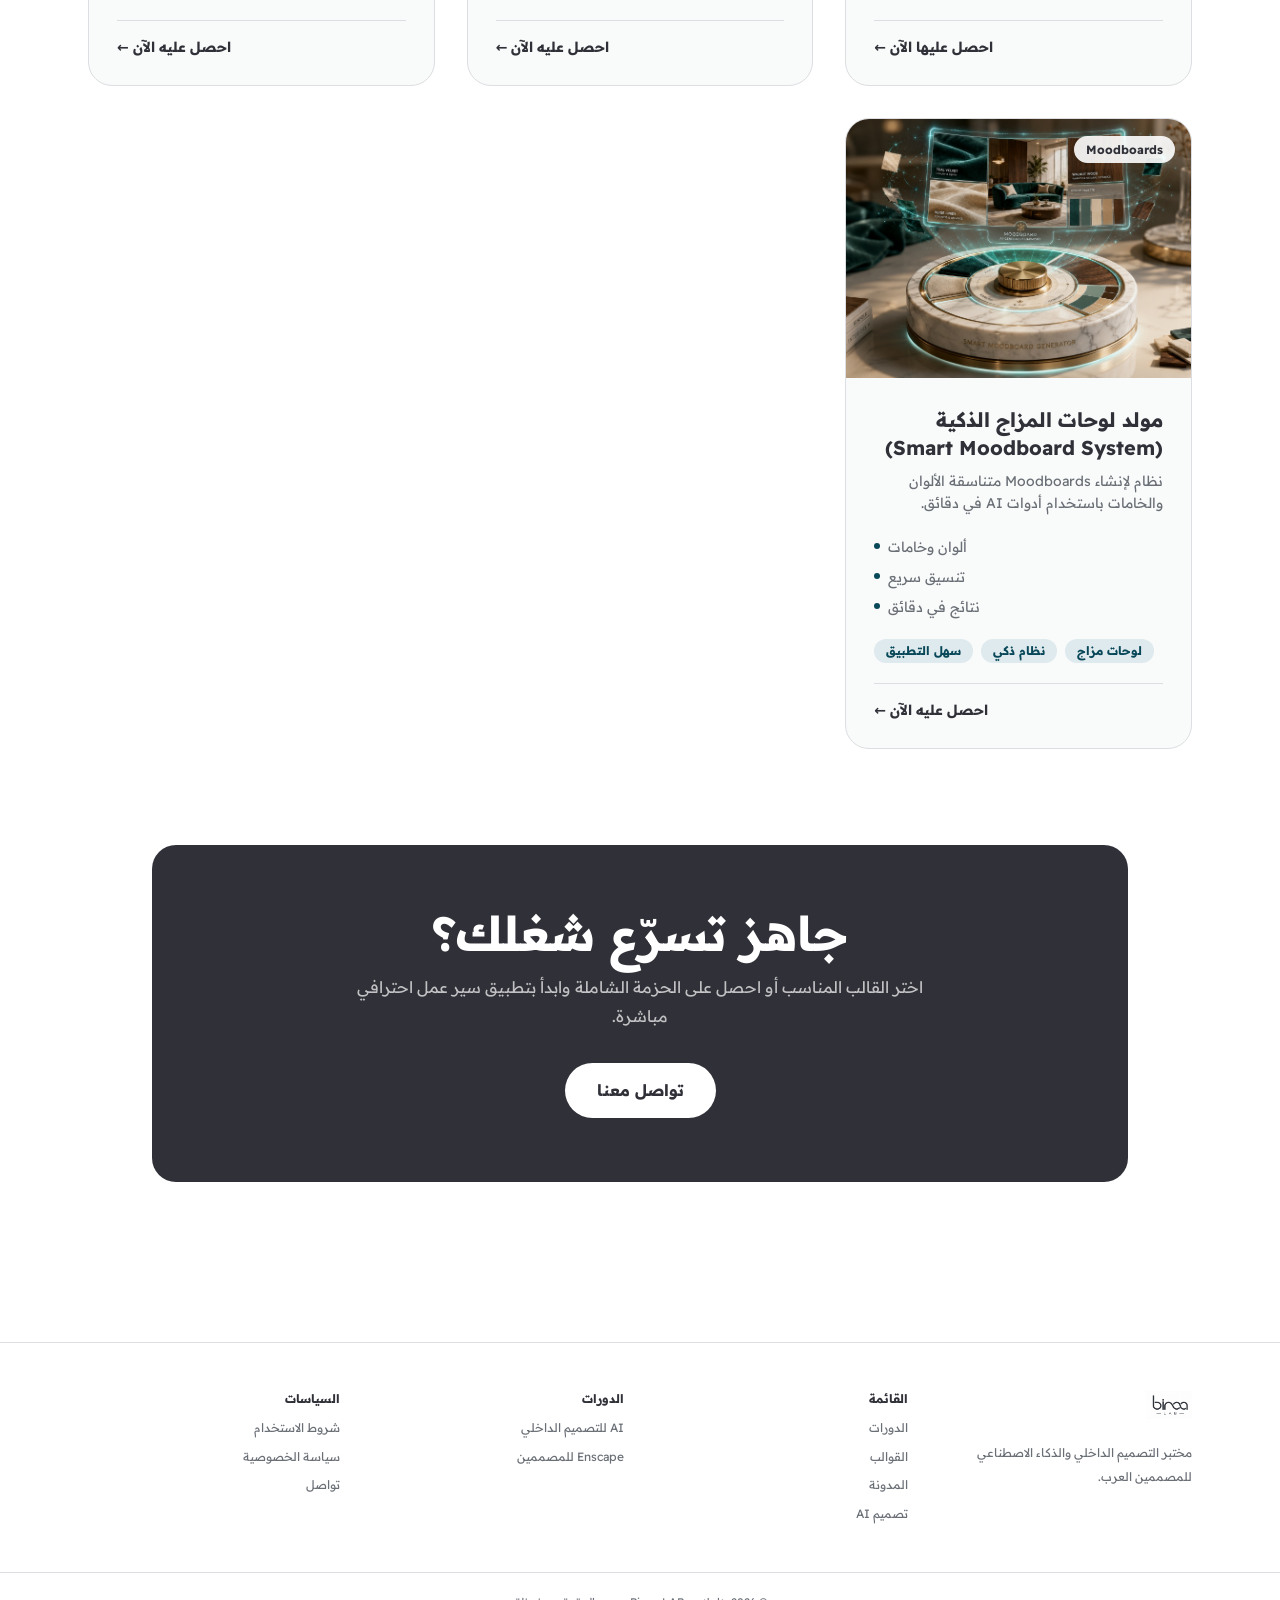
<file: templates.html>
<!DOCTYPE html><!--EwN4Cjyn_r3hkE9xV3_Ey--><html lang="ar" dir="rtl"><head><meta charSet="utf-8"/><meta name="viewport" content="width=device-width, initial-scale=1"/><link rel="preload" as="image" href="/assets/binaa-wordmark.png"/><link rel="preload" as="image" href="/assets/template-ai-designer-bundle.png"/><link rel="stylesheet" href="/_next/static/css/7488c791b925ef96.css" data-precedence="next"/><link rel="preload" as="script" fetchPriority="low" href="/_next/static/chunks/webpack-a838c8ca549dcc86.js"/><script src="/_next/static/chunks/4bd1b696-c023c6e3521b1417.js" async=""></script><script src="/_next/static/chunks/255-eb4aecc3ff015961.js" async=""></script><script src="/_next/static/chunks/main-app-ebe32dee2a16c26a.js" async=""></script><script src="/_next/static/chunks/app/layout-0f02dc0194362ed7.js" async=""></script><script src="/_next/static/chunks/341-deacf856971739ff.js" async=""></script><script src="/_next/static/chunks/923-3ef30d67379536fb.js" async=""></script><script src="/_next/static/chunks/942-0cb348a8f43d8602.js" async=""></script><script src="/_next/static/chunks/510-4171b8134e9dadf8.js" async=""></script><script src="/_next/static/chunks/app/templates/page-0f3c018652834635.js" async=""></script><link rel="preconnect" href="https://fonts.googleapis.com"/><link rel="preconnect" href="https://fonts.gstatic.com" crossorigin="anonymous"/><title>binaa LAB - مختبر التصميم الداخلي بالذكاء الاصطناعي</title><meta name="description" content="تعلم كيف يستخدم مصممو الديكور الذكاء الاصطناعي لتوفير الوقت وتقديم تصاميم أفضل وتوسيع أعمالهم."/><meta property="og:title" content="binaa LAB - الذكاء الاصطناعي لمصممي الديكور"/><meta property="og:description" content="دورة عملية لمصممي الديكور الداخلي لاستخدام AI في توليد الأفكار، الرندر، والعروض."/><meta property="og:type" content="website"/><meta name="twitter:card" content="summary"/><meta name="twitter:title" content="binaa LAB - الذكاء الاصطناعي لمصممي الديكور"/><meta name="twitter:description" content="دورة عملية لمصممي الديكور الداخلي لاستخدام AI في توليد الأفكار، الرندر، والعروض."/><link href="https://fonts.googleapis.com/css2?family=Readex+Pro:wght@300;400;500;600;700&amp;display=swap" rel="stylesheet"/><script src="/_next/static/chunks/polyfills-42372ed130431b0a.js" noModule=""></script></head><body><div hidden=""><!--$--><!--/$--></div><div class="min-h-screen bg-background text-foreground" dir="rtl"><header class="border-b border-border/70 bg-background"><nav class="mx-auto flex max-w-6xl items-center justify-between px-4 py-2.5 sm:px-6 md:py-3"><div class="flex w-full items-center justify-between gap-4 md:hidden"><button type="button" aria-label="دخول" class="inline-flex h-9 w-9 items-center justify-center rounded-full border border-border text-foreground transition hover:border-coral hover:text-coral" aria-haspopup="dialog" aria-expanded="false" data-state="closed"><svg xmlns="http://www.w3.org/2000/svg" width="24" height="24" viewBox="0 0 24 24" fill="none" stroke="currentColor" stroke-width="2" stroke-linecap="round" stroke-linejoin="round" class="lucide lucide-user-round h-4 w-4" aria-hidden="true"><circle cx="12" cy="8" r="5"></circle><path d="M20 21a8 8 0 0 0-16 0"></path></svg></button><a aria-label="binaa LAB" class="flex items-center justify-center" href="/"><img src="/assets/binaa-wordmark.png" alt="binaa LAB" class="h-10 w-auto object-contain"/></a><button type="button" aria-label="فتح القائمة" class="inline-flex h-9 w-9 items-center justify-center rounded-full border border-border text-foreground transition hover:border-coral hover:text-coral" aria-haspopup="dialog" aria-expanded="false" data-state="closed"><svg xmlns="http://www.w3.org/2000/svg" width="24" height="24" viewBox="0 0 24 24" fill="none" stroke="currentColor" stroke-width="2" stroke-linecap="round" stroke-linejoin="round" class="lucide lucide-menu h-4 w-4" aria-hidden="true"><path d="M4 5h16"></path><path d="M4 12h16"></path><path d="M4 19h16"></path></svg></button></div><a aria-label="binaa LAB" class="hidden items-center md:flex" href="/"><img src="/assets/binaa-wordmark.png" alt="binaa LAB" class="h-10 w-auto object-contain"/></a><ul class="hidden items-center gap-8 text-[12px] font-semibold text-muted-foreground md:flex"><li><a class="transition hover:text-coral" href="/courses">الدورات</a></li><li><a class="transition hover:text-coral" href="/templates">القوالب</a></li><li><a class="transition hover:text-coral" href="/blog">المدونة</a></li><li><a class="transition hover:text-coral" href="/ai-design">تصميم AI</a></li><li><a class="transition hover:text-coral" href="/about">عن بناء لاب</a></li><li><a class="transition hover:text-coral" href="/contact">تواصل</a></li></ul><div class="hidden items-center gap-4 md:flex"><button type="button" class="rounded-full border border-border px-3 py-1.5 text-[12px] font-bold text-muted-foreground transition hover:border-coral hover:text-coral">EN</button><button type="button" class="text-[12px] font-bold text-muted-foreground transition hover:text-coral" aria-haspopup="dialog" aria-expanded="false" data-state="closed">دخول</button></div></nav></header><main><section class="mx-auto max-w-5xl px-6 pb-14 pt-20 text-center"><h1 class="page-hero-title mx-auto max-w-[1120px]">قوالب لمصممي الديكور<br/><span class="title-accent">والمعماريين.</span></h1><p class="mx-auto mt-6 max-w-2xl leading-relaxed text-muted-foreground">أدوات جاهزة تساعدك تشتغل أسرع، تكتب برومبتات أفضل، وتقدم عروض ورندر احترافي للعملاء باستخدام الذكاء الاصطناعي.</p></section><section class="mx-auto max-w-6xl px-6 pb-16"><div class="grid items-center overflow-hidden rounded-3xl border border-border bg-card md:grid-cols-2"><div class="order-1 aspect-[4/3] overflow-hidden md:order-2 md:h-full md:aspect-auto"><img src="/assets/template-ai-designer-bundle.png" alt="الحزمة الشاملة لمصمم الـ AI (The AI Designer Bundle)" class="h-full w-full object-cover"/></div><div class="order-2 p-10 text-right md:order-1"><span class="mb-4 inline-block text-xs font-bold tracking-widest text-coral">الحزمة الأفضل</span><h2 class="mb-4 text-3xl font-bold md:text-4xl">الحزمة الشاملة لمصمم الـ AI (The AI Designer Bundle)</h2><p class="mb-6 leading-relaxed text-muted-foreground">احصل على جميع الأدوات السابقة + تحديثات شهرية للبرومبتات + مجتمع خاص.</p><div class="mb-6 flex flex-wrap justify-end gap-2"><span class="rounded-full border border-border px-3 py-1 text-xs">الأفضل قيمة</span><span class="rounded-full border border-border px-3 py-1 text-xs">كل القوالب</span><span class="rounded-full border border-border px-3 py-1 text-xs">دعم وتحديثات</span></div><div class="flex items-center justify-end border-t border-border pt-5"><a class="turquoise-glow-btn inline-block rounded-full bg-coral px-7 py-3 text-sm font-bold text-white transition hover:bg-coral/90" href="/contact">احصل على الحزمة</a></div></div></div></section><section class="mx-auto max-w-6xl px-6"><div class="mb-10 flex flex-wrap items-center justify-between gap-4 border-b border-border pb-5"><h2 class="text-2xl font-bold md:text-3xl">استكشف القوالب</h2><span class="text-sm text-muted-foreground">4<!-- --> قوالب</span></div></section><section class="mx-auto max-w-6xl px-6 pb-24"><div class="grid gap-8 md:grid-cols-2 lg:grid-cols-3"><article class="flex flex-col overflow-hidden rounded-3xl border border-border bg-card transition hover:border-foreground"><div class="relative aspect-[4/3] overflow-hidden"><img src="/assets/template-master-prompt-library.png" alt="مكتبة البرومبتات الاحترافية (Master Prompt Library)" loading="lazy" class="h-full w-full object-cover"/><div class="absolute right-4 top-4"><span class="rounded-full bg-background/90 px-3 py-1.5 text-xs font-bold backdrop-blur">برومبتات</span></div></div><div class="flex flex-1 flex-col p-7 text-right"><h3 class="mb-2 text-xl font-bold">مكتبة البرومبتات الاحترافية (Master Prompt Library)</h3><p class="mb-5 text-sm leading-relaxed text-muted-foreground">+500 برومبت جاهز لـ Midjourney و DALL-E مصممة خصيصاً للتصميم الداخلي: إضاءة، خامات، وأساليب.</p><div class="mb-5 space-y-1.5 text-sm text-muted-foreground"><div class="flex justify-end gap-2 leading-6"><span>+500 برومبت</span><span class="mt-2 h-1.5 w-1.5 shrink-0 rounded-full bg-coral"></span></div><div class="flex justify-end gap-2 leading-6"><span>Midjourney و DALL-E</span><span class="mt-2 h-1.5 w-1.5 shrink-0 rounded-full bg-coral"></span></div><div class="flex justify-end gap-2 leading-6"><span>إضاءة وخامات وأساليب</span><span class="mt-2 h-1.5 w-1.5 shrink-0 rounded-full bg-coral"></span></div></div><div class="mb-5 flex flex-wrap justify-end gap-2"><span class="rounded-full bg-coral-soft/45 px-3 py-1 text-xs font-bold text-coral">جاهزة للاستخدام</span><span class="rounded-full bg-coral-soft/45 px-3 py-1 text-xs font-bold text-coral">تحديثات دورية</span><span class="rounded-full bg-coral-soft/45 px-3 py-1 text-xs font-bold text-coral">للتصميم الداخلي</span></div><div class="mt-auto flex items-center justify-end border-t border-border pt-4"><a class="text-sm font-bold transition hover:text-coral" href="/contact">احصل عليها الآن<!-- --> ←</a></div></div></article><article class="flex flex-col overflow-hidden rounded-3xl border border-border bg-card transition hover:border-foreground"><div class="relative aspect-[4/3] overflow-hidden"><img src="/assets/template-ai-rendering-workflow.png" alt="نظام ريندر المشاريع بالـ AI (AI Rendering Workflow)" loading="lazy" class="h-full w-full object-cover"/><div class="absolute right-4 top-4"><span class="rounded-full bg-background/90 px-3 py-1.5 text-xs font-bold backdrop-blur">رندر</span></div></div><div class="flex flex-1 flex-col p-7 text-right"><h3 class="mb-2 text-xl font-bold">نظام ريندر المشاريع بالـ AI (AI Rendering Workflow)</h3><p class="mb-5 text-sm leading-relaxed text-muted-foreground">دليل خطوة بخطوة + قوالب لتحويل اسكتشاتك اليدوية إلى ريندرات واقعية باستخدام AI.</p><div class="mb-5 space-y-1.5 text-sm text-muted-foreground"><div class="flex justify-end gap-2 leading-6"><span>دليل خطوة بخطوة</span><span class="mt-2 h-1.5 w-1.5 shrink-0 rounded-full bg-coral"></span></div><div class="flex justify-end gap-2 leading-6"><span>تحويل الاسكتشات</span><span class="mt-2 h-1.5 w-1.5 shrink-0 rounded-full bg-coral"></span></div><div class="flex justify-end gap-2 leading-6"><span>رندرات واقعية</span><span class="mt-2 h-1.5 w-1.5 shrink-0 rounded-full bg-coral"></span></div></div><div class="mb-5 flex flex-wrap justify-end gap-2"><span class="rounded-full bg-coral-soft/45 px-3 py-1 text-xs font-bold text-coral">Workflow عملي</span><span class="rounded-full bg-coral-soft/45 px-3 py-1 text-xs font-bold text-coral">قوالب مرفقة</span><span class="rounded-full bg-coral-soft/45 px-3 py-1 text-xs font-bold text-coral">مناسب للمشاريع</span></div><div class="mt-auto flex items-center justify-end border-t border-border pt-4"><a class="text-sm font-bold transition hover:text-coral" href="/contact">احصل عليه الآن<!-- --> ←</a></div></div></article><article class="flex flex-col overflow-hidden rounded-3xl border border-border bg-card transition hover:border-foreground"><div class="relative aspect-[4/3] overflow-hidden"><img src="/assets/template-ai-client-pitch-deck.png" alt="قالب عروض العملاء المدعوم بالـ AI (AI Client Pitch Deck)" loading="lazy" class="h-full w-full object-cover"/><div class="absolute right-4 top-4"><span class="rounded-full bg-background/90 px-3 py-1.5 text-xs font-bold backdrop-blur">عروض العملاء</span></div></div><div class="flex flex-1 flex-col p-7 text-right"><h3 class="mb-2 text-xl font-bold">قالب عروض العملاء المدعوم بالـ AI (AI Client Pitch Deck)</h3><p class="mb-5 text-sm leading-relaxed text-muted-foreground">قالب عرض تقديمي يدمج صور الـ AI مع شرح مراحل العمل لإبهار العميل وإغلاق الصفقة.</p><div class="mb-5 space-y-1.5 text-sm text-muted-foreground"><div class="flex justify-end gap-2 leading-6"><span>عرض تقديمي</span><span class="mt-2 h-1.5 w-1.5 shrink-0 rounded-full bg-coral"></span></div><div class="flex justify-end gap-2 leading-6"><span>صور AI</span><span class="mt-2 h-1.5 w-1.5 shrink-0 rounded-full bg-coral"></span></div><div class="flex justify-end gap-2 leading-6"><span>إغلاق الصفقة</span><span class="mt-2 h-1.5 w-1.5 shrink-0 rounded-full bg-coral"></span></div></div><div class="mb-5 flex flex-wrap justify-end gap-2"><span class="rounded-full bg-coral-soft/45 px-3 py-1 text-xs font-bold text-coral">قابل للتعديل</span><span class="rounded-full bg-coral-soft/45 px-3 py-1 text-xs font-bold text-coral">احترافي</span><span class="rounded-full bg-coral-soft/45 px-3 py-1 text-xs font-bold text-coral">مناسب للعملاء</span></div><div class="mt-auto flex items-center justify-end border-t border-border pt-4"><a class="text-sm font-bold transition hover:text-coral" href="/contact">احصل عليه الآن<!-- --> ←</a></div></div></article><article class="flex flex-col overflow-hidden rounded-3xl border border-border bg-card transition hover:border-foreground"><div class="relative aspect-[4/3] overflow-hidden"><img src="/assets/template-smart-moodboard-system.png" alt="مولد لوحات المزاج الذكية (Smart Moodboard System)" loading="lazy" class="h-full w-full object-cover"/><div class="absolute right-4 top-4"><span class="rounded-full bg-background/90 px-3 py-1.5 text-xs font-bold backdrop-blur">Moodboards</span></div></div><div class="flex flex-1 flex-col p-7 text-right"><h3 class="mb-2 text-xl font-bold">مولد لوحات المزاج الذكية (Smart Moodboard System)</h3><p class="mb-5 text-sm leading-relaxed text-muted-foreground">نظام لإنشاء Moodboards متناسقة الألوان والخامات باستخدام أدوات AI في دقائق.</p><div class="mb-5 space-y-1.5 text-sm text-muted-foreground"><div class="flex justify-end gap-2 leading-6"><span>ألوان وخامات</span><span class="mt-2 h-1.5 w-1.5 shrink-0 rounded-full bg-coral"></span></div><div class="flex justify-end gap-2 leading-6"><span>تنسيق سريع</span><span class="mt-2 h-1.5 w-1.5 shrink-0 rounded-full bg-coral"></span></div><div class="flex justify-end gap-2 leading-6"><span>نتائج في دقائق</span><span class="mt-2 h-1.5 w-1.5 shrink-0 rounded-full bg-coral"></span></div></div><div class="mb-5 flex flex-wrap justify-end gap-2"><span class="rounded-full bg-coral-soft/45 px-3 py-1 text-xs font-bold text-coral">لوحات مزاج</span><span class="rounded-full bg-coral-soft/45 px-3 py-1 text-xs font-bold text-coral">نظام ذكي</span><span class="rounded-full bg-coral-soft/45 px-3 py-1 text-xs font-bold text-coral">سهل التطبيق</span></div><div class="mt-auto flex items-center justify-end border-t border-border pt-4"><a class="text-sm font-bold transition hover:text-coral" href="/contact">احصل عليه الآن<!-- --> ←</a></div></div></article></div></section><section class="mx-auto max-w-5xl px-6 pb-24"><div class="rounded-3xl bg-foreground p-12 text-center text-background md:p-16"><h2 class="mb-4 text-3xl font-bold md:text-5xl">جاهز تسرّع شغلك؟</h2><p class="mx-auto mb-8 max-w-xl text-background/70">اختر القالب المناسب أو احصل على الحزمة الشاملة وابدأ بتطبيق سير عمل احترافي مباشرة.</p><a class="inline-block rounded-full bg-background px-8 py-3.5 font-bold text-foreground transition hover:opacity-90" href="/contact">تواصل معنا</a></div></section></main><footer class="mt-16 border-t border-border"><div class="mx-auto grid max-w-6xl grid-cols-2 gap-8 px-6 py-12 text-[12px] md:grid-cols-4"><div><a class="mb-4 inline-block" href="/"><img src="/assets/binaa-wordmark.png" alt="binaa LAB" class="h-7 w-auto object-contain"/></a><p class="max-w-[220px] leading-6 text-muted-foreground">مختبر التصميم الداخلي والذكاء الاصطناعي للمصممين العرب.</p></div><div><h4 class="mb-3 font-bold">القائمة</h4><ul class="space-y-2 text-muted-foreground"><li><a class="hover:text-coral" href="/courses">الدورات</a></li><li><a class="hover:text-coral" href="/templates">القوالب</a></li><li><a class="hover:text-coral" href="/blog">المدونة</a></li><li><a class="hover:text-coral" href="/ai-design">تصميم AI</a></li></ul></div><div><h4 class="mb-3 font-bold">الدورات</h4><ul class="space-y-2 text-muted-foreground"><li><a class="hover:text-coral" href="/courses">AI للتصميم الداخلي</a></li><li><a class="hover:text-coral" href="/courses">Enscape للمصممين</a></li></ul></div><div><h4 class="mb-3 font-bold">السياسات</h4><ul class="space-y-2 text-muted-foreground"><li><a class="hover:text-coral" href="/terms">شروط الاستخدام</a></li><li><a class="hover:text-coral" href="/privacy">سياسة الخصوصية</a></li><li><a class="hover:text-coral" href="/contact">تواصل</a></li></ul></div></div><div class="border-t border-border py-5 text-center text-[11px] text-muted-foreground">© 2026 بناء لاب - Binaa LAB. جميع الحقوق محفوظة.</div></footer></div><!--$--><!--/$--><script src="/_next/static/chunks/webpack-a838c8ca549dcc86.js" id="_R_" async=""></script><script>(self.__next_f=self.__next_f||[]).push([0])</script><script>self.__next_f.push([1,"1:\"$Sreact.fragment\"\n2:I[363,[\"177\",\"static/chunks/app/layout-0f02dc0194362ed7.js\"],\"LanguageProvider\"]\n3:I[9766,[],\"\"]\n4:I[8924,[],\"\"]\n5:I[1959,[],\"ClientPageRoot\"]\n6:I[3002,[\"341\",\"static/chunks/341-deacf856971739ff.js\",\"923\",\"static/chunks/923-3ef30d67379536fb.js\",\"942\",\"static/chunks/942-0cb348a8f43d8602.js\",\"510\",\"static/chunks/510-4171b8134e9dadf8.js\",\"814\",\"static/chunks/app/templates/page-0f3c018652834635.js\"],\"default\"]\n9:I[4431,[],\"OutletBoundary\"]\nb:I[5278,[],\"AsyncMetadataOutlet\"]\nd:I[4431,[],\"ViewportBoundary\"]\nf:I[4431,[],\"MetadataBoundary\"]\n10:\"$Sreact.suspense\"\n12:I[7150,[],\"\"]\n:HL[\"/_next/static/css/7488c791b925ef96.css\",\"style\"]\n"])</script><script>self.__next_f.push([1,"0:{\"P\":null,\"b\":\"EwN4Cjyn-r3hkE9xV3-Ey\",\"p\":\"\",\"c\":[\"\",\"templates\"],\"i\":false,\"f\":[[[\"\",{\"children\":[\"templates\",{\"children\":[\"__PAGE__\",{}]}]},\"$undefined\",\"$undefined\",true],[\"\",[\"$\",\"$1\",\"c\",{\"children\":[[[\"$\",\"link\",\"0\",{\"rel\":\"stylesheet\",\"href\":\"/_next/static/css/7488c791b925ef96.css\",\"precedence\":\"next\",\"crossOrigin\":\"$undefined\",\"nonce\":\"$undefined\"}]],[\"$\",\"html\",null,{\"lang\":\"ar\",\"dir\":\"rtl\",\"suppressHydrationWarning\":true,\"children\":[[\"$\",\"head\",null,{\"children\":[[\"$\",\"link\",null,{\"rel\":\"preconnect\",\"href\":\"https://fonts.googleapis.com\"}],[\"$\",\"link\",null,{\"rel\":\"preconnect\",\"href\":\"https://fonts.gstatic.com\",\"crossOrigin\":\"anonymous\"}],[\"$\",\"link\",null,{\"href\":\"https://fonts.googleapis.com/css2?family=Readex+Pro:wght@300;400;500;600;700\u0026display=swap\",\"rel\":\"stylesheet\"}]]}],[\"$\",\"body\",null,{\"children\":[\"$\",\"$L2\",null,{\"children\":[\"$\",\"$L3\",null,{\"parallelRouterKey\":\"children\",\"error\":\"$undefined\",\"errorStyles\":\"$undefined\",\"errorScripts\":\"$undefined\",\"template\":[\"$\",\"$L4\",null,{}],\"templateStyles\":\"$undefined\",\"templateScripts\":\"$undefined\",\"notFound\":[[[\"$\",\"title\",null,{\"children\":\"404: This page could not be found.\"}],[\"$\",\"div\",null,{\"style\":{\"fontFamily\":\"system-ui,\\\"Segoe UI\\\",Roboto,Helvetica,Arial,sans-serif,\\\"Apple Color Emoji\\\",\\\"Segoe UI Emoji\\\"\",\"height\":\"100vh\",\"textAlign\":\"center\",\"display\":\"flex\",\"flexDirection\":\"column\",\"alignItems\":\"center\",\"justifyContent\":\"center\"},\"children\":[\"$\",\"div\",null,{\"children\":[[\"$\",\"style\",null,{\"dangerouslySetInnerHTML\":{\"__html\":\"body{color:#000;background:#fff;margin:0}.next-error-h1{border-right:1px solid rgba(0,0,0,.3)}@media (prefers-color-scheme:dark){body{color:#fff;background:#000}.next-error-h1{border-right:1px solid rgba(255,255,255,.3)}}\"}}],[\"$\",\"h1\",null,{\"className\":\"next-error-h1\",\"style\":{\"display\":\"inline-block\",\"margin\":\"0 20px 0 0\",\"padding\":\"0 23px 0 0\",\"fontSize\":24,\"fontWeight\":500,\"verticalAlign\":\"top\",\"lineHeight\":\"49px\"},\"children\":404}],[\"$\",\"div\",null,{\"style\":{\"display\":\"inline-block\"},\"children\":[\"$\",\"h2\",null,{\"style\":{\"fontSize\":14,\"fontWeight\":400,\"lineHeight\":\"49px\",\"margin\":0},\"children\":\"This page could not be found.\"}]}]]}]}]],[]],\"forbidden\":\"$undefined\",\"unauthorized\":\"$undefined\"}]}]}]]}]]}],{\"children\":[\"templates\",[\"$\",\"$1\",\"c\",{\"children\":[null,[\"$\",\"$L3\",null,{\"parallelRouterKey\":\"children\",\"error\":\"$undefined\",\"errorStyles\":\"$undefined\",\"errorScripts\":\"$undefined\",\"template\":[\"$\",\"$L4\",null,{}],\"templateStyles\":\"$undefined\",\"templateScripts\":\"$undefined\",\"notFound\":\"$undefined\",\"forbidden\":\"$undefined\",\"unauthorized\":\"$undefined\"}]]}],{\"children\":[\"__PAGE__\",[\"$\",\"$1\",\"c\",{\"children\":[[\"$\",\"$L5\",null,{\"Component\":\"$6\",\"searchParams\":{},\"params\":{},\"promises\":[\"$@7\",\"$@8\"]}],null,[\"$\",\"$L9\",null,{\"children\":[\"$La\",[\"$\",\"$Lb\",null,{\"promise\":\"$@c\"}]]}]]}],{},null,false]},null,false]},null,false],[\"$\",\"$1\",\"h\",{\"children\":[null,[[\"$\",\"$Ld\",null,{\"children\":\"$Le\"}],null],[\"$\",\"$Lf\",null,{\"children\":[\"$\",\"div\",null,{\"hidden\":true,\"children\":[\"$\",\"$10\",null,{\"fallback\":null,\"children\":\"$L11\"}]}]}]]}],false]],\"m\":\"$undefined\",\"G\":[\"$12\",[]],\"s\":false,\"S\":true}\n"])</script><script>self.__next_f.push([1,"7:{}\n8:\"$0:f:0:1:2:children:2:children:1:props:children:0:props:params\"\n"])</script><script>self.__next_f.push([1,"e:[[\"$\",\"meta\",\"0\",{\"charSet\":\"utf-8\"}],[\"$\",\"meta\",\"1\",{\"name\":\"viewport\",\"content\":\"width=device-width, initial-scale=1\"}]]\na:null\n"])</script><script>self.__next_f.push([1,"c:{\"metadata\":[[\"$\",\"title\",\"0\",{\"children\":\"binaa LAB - مختبر التصميم الداخلي بالذكاء الاصطناعي\"}],[\"$\",\"meta\",\"1\",{\"name\":\"description\",\"content\":\"تعلم كيف يستخدم مصممو الديكور الذكاء الاصطناعي لتوفير الوقت وتقديم تصاميم أفضل وتوسيع أعمالهم.\"}],[\"$\",\"meta\",\"2\",{\"property\":\"og:title\",\"content\":\"binaa LAB - الذكاء الاصطناعي لمصممي الديكور\"}],[\"$\",\"meta\",\"3\",{\"property\":\"og:description\",\"content\":\"دورة عملية لمصممي الديكور الداخلي لاستخدام AI في توليد الأفكار، الرندر، والعروض.\"}],[\"$\",\"meta\",\"4\",{\"property\":\"og:type\",\"content\":\"website\"}],[\"$\",\"meta\",\"5\",{\"name\":\"twitter:card\",\"content\":\"summary\"}],[\"$\",\"meta\",\"6\",{\"name\":\"twitter:title\",\"content\":\"binaa LAB - الذكاء الاصطناعي لمصممي الديكور\"}],[\"$\",\"meta\",\"7\",{\"name\":\"twitter:description\",\"content\":\"دورة عملية لمصممي الديكور الداخلي لاستخدام AI في توليد الأفكار، الرندر، والعروض.\"}]],\"error\":null,\"digest\":\"$undefined\"}\n"])</script><script>self.__next_f.push([1,"11:\"$c:metadata\"\n"])</script></body></html>
</file>
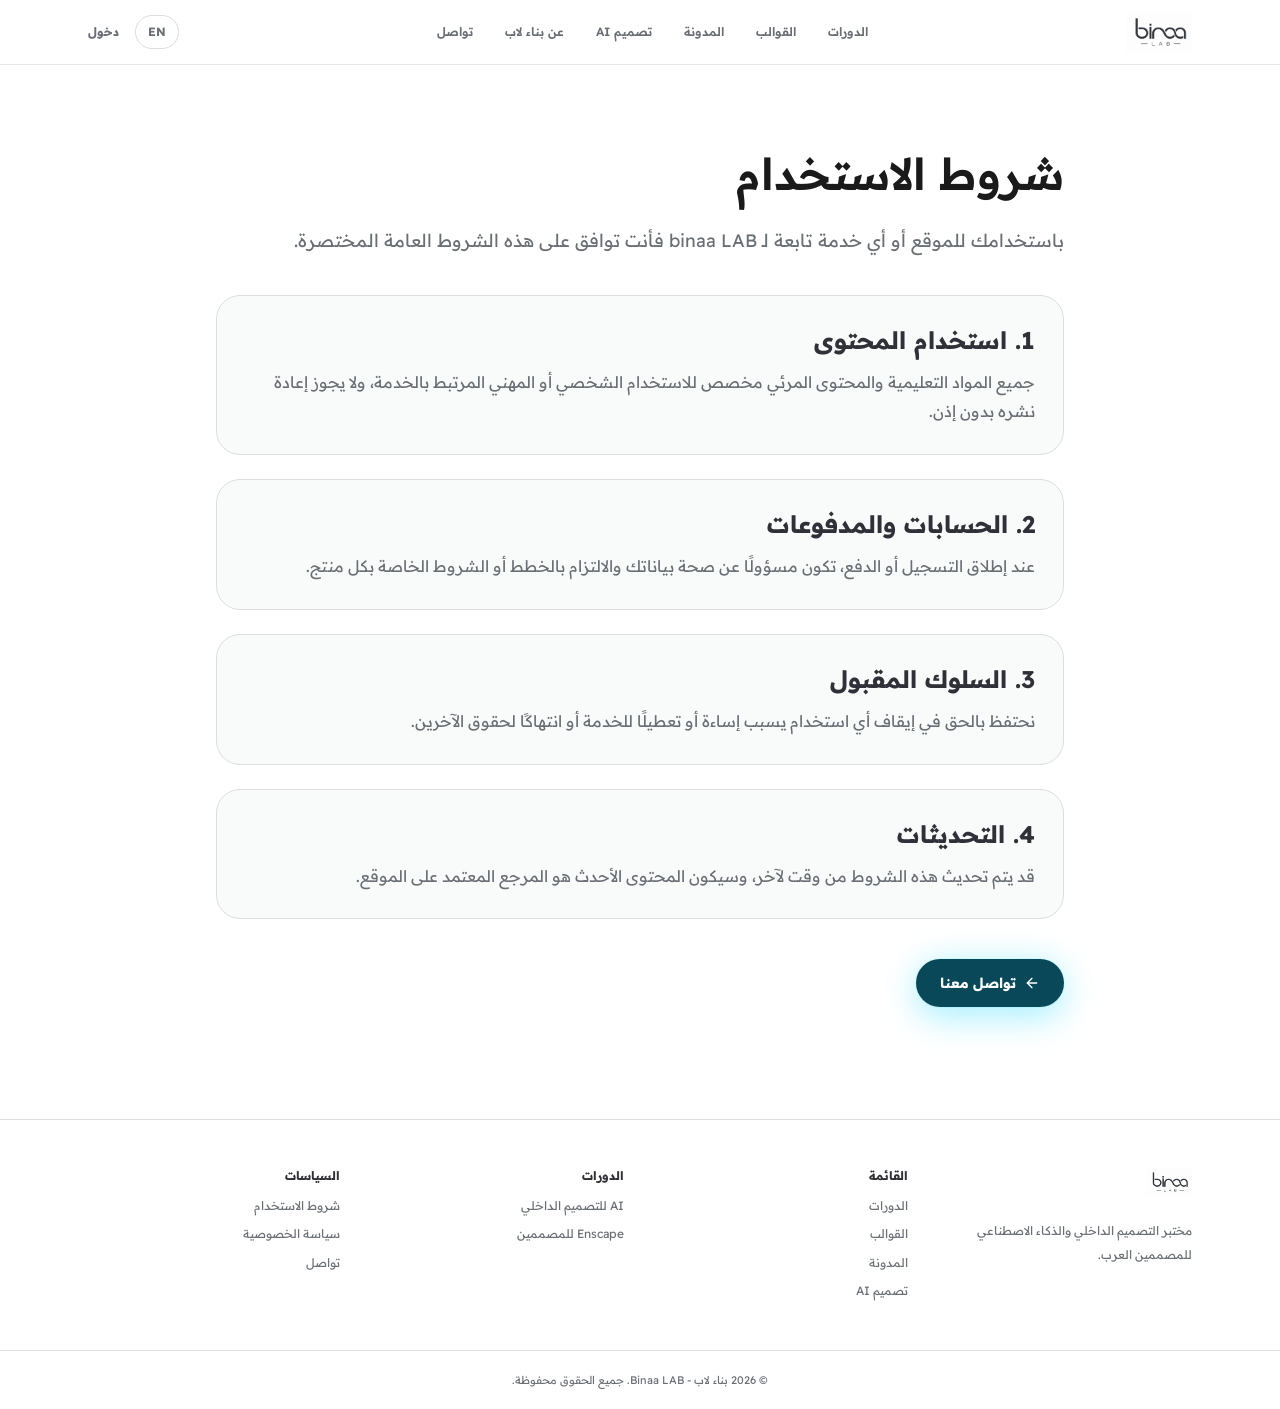
<file: terms.html>
<!DOCTYPE html><!--EwN4Cjyn_r3hkE9xV3_Ey--><html lang="ar" dir="rtl"><head><meta charSet="utf-8"/><meta name="viewport" content="width=device-width, initial-scale=1"/><link rel="preload" as="image" href="/assets/binaa-wordmark.png"/><link rel="stylesheet" href="/_next/static/css/7488c791b925ef96.css" data-precedence="next"/><link rel="preload" as="script" fetchPriority="low" href="/_next/static/chunks/webpack-a838c8ca549dcc86.js"/><script src="/_next/static/chunks/4bd1b696-c023c6e3521b1417.js" async=""></script><script src="/_next/static/chunks/255-eb4aecc3ff015961.js" async=""></script><script src="/_next/static/chunks/main-app-ebe32dee2a16c26a.js" async=""></script><script src="/_next/static/chunks/app/layout-0f02dc0194362ed7.js" async=""></script><script src="/_next/static/chunks/341-deacf856971739ff.js" async=""></script><script src="/_next/static/chunks/923-3ef30d67379536fb.js" async=""></script><script src="/_next/static/chunks/942-0cb348a8f43d8602.js" async=""></script><script src="/_next/static/chunks/510-4171b8134e9dadf8.js" async=""></script><script src="/_next/static/chunks/app/terms/page-2e46c38bf7b2fcbf.js" async=""></script><link rel="preconnect" href="https://fonts.googleapis.com"/><link rel="preconnect" href="https://fonts.gstatic.com" crossorigin="anonymous"/><title>binaa LAB - مختبر التصميم الداخلي بالذكاء الاصطناعي</title><meta name="description" content="تعلم كيف يستخدم مصممو الديكور الذكاء الاصطناعي لتوفير الوقت وتقديم تصاميم أفضل وتوسيع أعمالهم."/><meta property="og:title" content="binaa LAB - الذكاء الاصطناعي لمصممي الديكور"/><meta property="og:description" content="دورة عملية لمصممي الديكور الداخلي لاستخدام AI في توليد الأفكار، الرندر، والعروض."/><meta property="og:type" content="website"/><meta name="twitter:card" content="summary"/><meta name="twitter:title" content="binaa LAB - الذكاء الاصطناعي لمصممي الديكور"/><meta name="twitter:description" content="دورة عملية لمصممي الديكور الداخلي لاستخدام AI في توليد الأفكار، الرندر، والعروض."/><link href="https://fonts.googleapis.com/css2?family=Readex+Pro:wght@300;400;500;600;700&amp;display=swap" rel="stylesheet"/><script src="/_next/static/chunks/polyfills-42372ed130431b0a.js" noModule=""></script></head><body><div hidden=""><!--$--><!--/$--></div><div class="min-h-screen bg-background text-foreground"><header class="border-b border-border/70 bg-background"><nav class="mx-auto flex max-w-6xl items-center justify-between px-4 py-2.5 sm:px-6 md:py-3"><div class="flex w-full items-center justify-between gap-4 md:hidden"><button type="button" aria-label="دخول" class="inline-flex h-9 w-9 items-center justify-center rounded-full border border-border text-foreground transition hover:border-coral hover:text-coral" aria-haspopup="dialog" aria-expanded="false" data-state="closed"><svg xmlns="http://www.w3.org/2000/svg" width="24" height="24" viewBox="0 0 24 24" fill="none" stroke="currentColor" stroke-width="2" stroke-linecap="round" stroke-linejoin="round" class="lucide lucide-user-round h-4 w-4" aria-hidden="true"><circle cx="12" cy="8" r="5"></circle><path d="M20 21a8 8 0 0 0-16 0"></path></svg></button><a aria-label="binaa LAB" class="flex items-center justify-center" href="/"><img src="/assets/binaa-wordmark.png" alt="binaa LAB" class="h-10 w-auto object-contain"/></a><button type="button" aria-label="فتح القائمة" class="inline-flex h-9 w-9 items-center justify-center rounded-full border border-border text-foreground transition hover:border-coral hover:text-coral" aria-haspopup="dialog" aria-expanded="false" data-state="closed"><svg xmlns="http://www.w3.org/2000/svg" width="24" height="24" viewBox="0 0 24 24" fill="none" stroke="currentColor" stroke-width="2" stroke-linecap="round" stroke-linejoin="round" class="lucide lucide-menu h-4 w-4" aria-hidden="true"><path d="M4 5h16"></path><path d="M4 12h16"></path><path d="M4 19h16"></path></svg></button></div><a aria-label="binaa LAB" class="hidden items-center md:flex" href="/"><img src="/assets/binaa-wordmark.png" alt="binaa LAB" class="h-10 w-auto object-contain"/></a><ul class="hidden items-center gap-8 text-[12px] font-semibold text-muted-foreground md:flex"><li><a class="transition hover:text-coral" href="/courses">الدورات</a></li><li><a class="transition hover:text-coral" href="/templates">القوالب</a></li><li><a class="transition hover:text-coral" href="/blog">المدونة</a></li><li><a class="transition hover:text-coral" href="/ai-design">تصميم AI</a></li><li><a class="transition hover:text-coral" href="/about">عن بناء لاب</a></li><li><a class="transition hover:text-coral" href="/contact">تواصل</a></li></ul><div class="hidden items-center gap-4 md:flex"><button type="button" class="rounded-full border border-border px-3 py-1.5 text-[12px] font-bold text-muted-foreground transition hover:border-coral hover:text-coral">EN</button><button type="button" class="text-[12px] font-bold text-muted-foreground transition hover:text-coral" aria-haspopup="dialog" aria-expanded="false" data-state="closed">دخول</button></div></nav></header><section class="max-w-4xl mx-auto px-6 pt-20 pb-12"><h1 class="page-hero-title">شروط الاستخدام</h1><p class="mt-6 text-lg text-muted-foreground leading-relaxed">باستخدامك للموقع أو أي خدمة تابعة لـ binaa LAB فأنت توافق على هذه الشروط العامة المختصرة.</p><div class="mt-10 space-y-6 text-muted-foreground leading-relaxed"><div class="rounded-3xl border border-border bg-card p-7"><h2 class="text-2xl font-black text-foreground mb-3">1. استخدام المحتوى</h2><p>جميع المواد التعليمية والمحتوى المرئي مخصص للاستخدام الشخصي أو المهني المرتبط بالخدمة، ولا يجوز إعادة نشره بدون إذن.</p></div><div class="rounded-3xl border border-border bg-card p-7"><h2 class="text-2xl font-black text-foreground mb-3">2. الحسابات والمدفوعات</h2><p>عند إطلاق التسجيل أو الدفع، تكون مسؤولًا عن صحة بياناتك والالتزام بالخطط أو الشروط الخاصة بكل منتج.</p></div><div class="rounded-3xl border border-border bg-card p-7"><h2 class="text-2xl font-black text-foreground mb-3">3. السلوك المقبول</h2><p>نحتفظ بالحق في إيقاف أي استخدام يسبب إساءة أو تعطيلًا للخدمة أو انتهاكًا لحقوق الآخرين.</p></div><div class="rounded-3xl border border-border bg-card p-7"><h2 class="text-2xl font-black text-foreground mb-3">4. التحديثات</h2><p>قد يتم تحديث هذه الشروط من وقت لآخر، وسيكون المحتوى الأحدث هو المرجع المعتمد على الموقع.</p></div></div><div class="mt-10"><a class="turquoise-glow-btn inline-flex items-center gap-2 rounded-full bg-coral px-6 py-3.5 text-sm font-bold text-white transition hover:bg-coral/90" href="/contact"><svg xmlns="http://www.w3.org/2000/svg" width="24" height="24" viewBox="0 0 24 24" fill="none" stroke="currentColor" stroke-width="2" stroke-linecap="round" stroke-linejoin="round" class="lucide lucide-arrow-left h-4 w-4" aria-hidden="true"><path d="m12 19-7-7 7-7"></path><path d="M19 12H5"></path></svg>تواصل معنا</a></div></section><footer class="mt-16 border-t border-border"><div class="mx-auto grid max-w-6xl grid-cols-2 gap-8 px-6 py-12 text-[12px] md:grid-cols-4"><div><a class="mb-4 inline-block" href="/"><img src="/assets/binaa-wordmark.png" alt="binaa LAB" class="h-7 w-auto object-contain"/></a><p class="max-w-[220px] leading-6 text-muted-foreground">مختبر التصميم الداخلي والذكاء الاصطناعي للمصممين العرب.</p></div><div><h4 class="mb-3 font-bold">القائمة</h4><ul class="space-y-2 text-muted-foreground"><li><a class="hover:text-coral" href="/courses">الدورات</a></li><li><a class="hover:text-coral" href="/templates">القوالب</a></li><li><a class="hover:text-coral" href="/blog">المدونة</a></li><li><a class="hover:text-coral" href="/ai-design">تصميم AI</a></li></ul></div><div><h4 class="mb-3 font-bold">الدورات</h4><ul class="space-y-2 text-muted-foreground"><li><a class="hover:text-coral" href="/courses">AI للتصميم الداخلي</a></li><li><a class="hover:text-coral" href="/courses">Enscape للمصممين</a></li></ul></div><div><h4 class="mb-3 font-bold">السياسات</h4><ul class="space-y-2 text-muted-foreground"><li><a class="hover:text-coral" href="/terms">شروط الاستخدام</a></li><li><a class="hover:text-coral" href="/privacy">سياسة الخصوصية</a></li><li><a class="hover:text-coral" href="/contact">تواصل</a></li></ul></div></div><div class="border-t border-border py-5 text-center text-[11px] text-muted-foreground">© 2026 بناء لاب - Binaa LAB. جميع الحقوق محفوظة.</div></footer></div><!--$--><!--/$--><script src="/_next/static/chunks/webpack-a838c8ca549dcc86.js" id="_R_" async=""></script><script>(self.__next_f=self.__next_f||[]).push([0])</script><script>self.__next_f.push([1,"1:\"$Sreact.fragment\"\n2:I[363,[\"177\",\"static/chunks/app/layout-0f02dc0194362ed7.js\"],\"LanguageProvider\"]\n3:I[9766,[],\"\"]\n4:I[8924,[],\"\"]\n5:I[1959,[],\"ClientPageRoot\"]\n6:I[9490,[\"341\",\"static/chunks/341-deacf856971739ff.js\",\"923\",\"static/chunks/923-3ef30d67379536fb.js\",\"942\",\"static/chunks/942-0cb348a8f43d8602.js\",\"510\",\"static/chunks/510-4171b8134e9dadf8.js\",\"66\",\"static/chunks/app/terms/page-2e46c38bf7b2fcbf.js\"],\"default\"]\n9:I[4431,[],\"OutletBoundary\"]\nb:I[5278,[],\"AsyncMetadataOutlet\"]\nd:I[4431,[],\"ViewportBoundary\"]\nf:I[4431,[],\"MetadataBoundary\"]\n10:\"$Sreact.suspense\"\n12:I[7150,[],\"\"]\n:HL[\"/_next/static/css/7488c791b925ef96.css\",\"style\"]\n"])</script><script>self.__next_f.push([1,"0:{\"P\":null,\"b\":\"EwN4Cjyn-r3hkE9xV3-Ey\",\"p\":\"\",\"c\":[\"\",\"terms\"],\"i\":false,\"f\":[[[\"\",{\"children\":[\"terms\",{\"children\":[\"__PAGE__\",{}]}]},\"$undefined\",\"$undefined\",true],[\"\",[\"$\",\"$1\",\"c\",{\"children\":[[[\"$\",\"link\",\"0\",{\"rel\":\"stylesheet\",\"href\":\"/_next/static/css/7488c791b925ef96.css\",\"precedence\":\"next\",\"crossOrigin\":\"$undefined\",\"nonce\":\"$undefined\"}]],[\"$\",\"html\",null,{\"lang\":\"ar\",\"dir\":\"rtl\",\"suppressHydrationWarning\":true,\"children\":[[\"$\",\"head\",null,{\"children\":[[\"$\",\"link\",null,{\"rel\":\"preconnect\",\"href\":\"https://fonts.googleapis.com\"}],[\"$\",\"link\",null,{\"rel\":\"preconnect\",\"href\":\"https://fonts.gstatic.com\",\"crossOrigin\":\"anonymous\"}],[\"$\",\"link\",null,{\"href\":\"https://fonts.googleapis.com/css2?family=Readex+Pro:wght@300;400;500;600;700\u0026display=swap\",\"rel\":\"stylesheet\"}]]}],[\"$\",\"body\",null,{\"children\":[\"$\",\"$L2\",null,{\"children\":[\"$\",\"$L3\",null,{\"parallelRouterKey\":\"children\",\"error\":\"$undefined\",\"errorStyles\":\"$undefined\",\"errorScripts\":\"$undefined\",\"template\":[\"$\",\"$L4\",null,{}],\"templateStyles\":\"$undefined\",\"templateScripts\":\"$undefined\",\"notFound\":[[[\"$\",\"title\",null,{\"children\":\"404: This page could not be found.\"}],[\"$\",\"div\",null,{\"style\":{\"fontFamily\":\"system-ui,\\\"Segoe UI\\\",Roboto,Helvetica,Arial,sans-serif,\\\"Apple Color Emoji\\\",\\\"Segoe UI Emoji\\\"\",\"height\":\"100vh\",\"textAlign\":\"center\",\"display\":\"flex\",\"flexDirection\":\"column\",\"alignItems\":\"center\",\"justifyContent\":\"center\"},\"children\":[\"$\",\"div\",null,{\"children\":[[\"$\",\"style\",null,{\"dangerouslySetInnerHTML\":{\"__html\":\"body{color:#000;background:#fff;margin:0}.next-error-h1{border-right:1px solid rgba(0,0,0,.3)}@media (prefers-color-scheme:dark){body{color:#fff;background:#000}.next-error-h1{border-right:1px solid rgba(255,255,255,.3)}}\"}}],[\"$\",\"h1\",null,{\"className\":\"next-error-h1\",\"style\":{\"display\":\"inline-block\",\"margin\":\"0 20px 0 0\",\"padding\":\"0 23px 0 0\",\"fontSize\":24,\"fontWeight\":500,\"verticalAlign\":\"top\",\"lineHeight\":\"49px\"},\"children\":404}],[\"$\",\"div\",null,{\"style\":{\"display\":\"inline-block\"},\"children\":[\"$\",\"h2\",null,{\"style\":{\"fontSize\":14,\"fontWeight\":400,\"lineHeight\":\"49px\",\"margin\":0},\"children\":\"This page could not be found.\"}]}]]}]}]],[]],\"forbidden\":\"$undefined\",\"unauthorized\":\"$undefined\"}]}]}]]}]]}],{\"children\":[\"terms\",[\"$\",\"$1\",\"c\",{\"children\":[null,[\"$\",\"$L3\",null,{\"parallelRouterKey\":\"children\",\"error\":\"$undefined\",\"errorStyles\":\"$undefined\",\"errorScripts\":\"$undefined\",\"template\":[\"$\",\"$L4\",null,{}],\"templateStyles\":\"$undefined\",\"templateScripts\":\"$undefined\",\"notFound\":\"$undefined\",\"forbidden\":\"$undefined\",\"unauthorized\":\"$undefined\"}]]}],{\"children\":[\"__PAGE__\",[\"$\",\"$1\",\"c\",{\"children\":[[\"$\",\"$L5\",null,{\"Component\":\"$6\",\"searchParams\":{},\"params\":{},\"promises\":[\"$@7\",\"$@8\"]}],null,[\"$\",\"$L9\",null,{\"children\":[\"$La\",[\"$\",\"$Lb\",null,{\"promise\":\"$@c\"}]]}]]}],{},null,false]},null,false]},null,false],[\"$\",\"$1\",\"h\",{\"children\":[null,[[\"$\",\"$Ld\",null,{\"children\":\"$Le\"}],null],[\"$\",\"$Lf\",null,{\"children\":[\"$\",\"div\",null,{\"hidden\":true,\"children\":[\"$\",\"$10\",null,{\"fallback\":null,\"children\":\"$L11\"}]}]}]]}],false]],\"m\":\"$undefined\",\"G\":[\"$12\",[]],\"s\":false,\"S\":true}\n"])</script><script>self.__next_f.push([1,"7:{}\n8:\"$0:f:0:1:2:children:2:children:1:props:children:0:props:params\"\n"])</script><script>self.__next_f.push([1,"e:[[\"$\",\"meta\",\"0\",{\"charSet\":\"utf-8\"}],[\"$\",\"meta\",\"1\",{\"name\":\"viewport\",\"content\":\"width=device-width, initial-scale=1\"}]]\na:null\n"])</script><script>self.__next_f.push([1,"c:{\"metadata\":[[\"$\",\"title\",\"0\",{\"children\":\"binaa LAB - مختبر التصميم الداخلي بالذكاء الاصطناعي\"}],[\"$\",\"meta\",\"1\",{\"name\":\"description\",\"content\":\"تعلم كيف يستخدم مصممو الديكور الذكاء الاصطناعي لتوفير الوقت وتقديم تصاميم أفضل وتوسيع أعمالهم.\"}],[\"$\",\"meta\",\"2\",{\"property\":\"og:title\",\"content\":\"binaa LAB - الذكاء الاصطناعي لمصممي الديكور\"}],[\"$\",\"meta\",\"3\",{\"property\":\"og:description\",\"content\":\"دورة عملية لمصممي الديكور الداخلي لاستخدام AI في توليد الأفكار، الرندر، والعروض.\"}],[\"$\",\"meta\",\"4\",{\"property\":\"og:type\",\"content\":\"website\"}],[\"$\",\"meta\",\"5\",{\"name\":\"twitter:card\",\"content\":\"summary\"}],[\"$\",\"meta\",\"6\",{\"name\":\"twitter:title\",\"content\":\"binaa LAB - الذكاء الاصطناعي لمصممي الديكور\"}],[\"$\",\"meta\",\"7\",{\"name\":\"twitter:description\",\"content\":\"دورة عملية لمصممي الديكور الداخلي لاستخدام AI في توليد الأفكار، الرندر، والعروض.\"}]],\"error\":null,\"digest\":\"$undefined\"}\n"])</script><script>self.__next_f.push([1,"11:\"$c:metadata\"\n"])</script></body></html>
</file>
